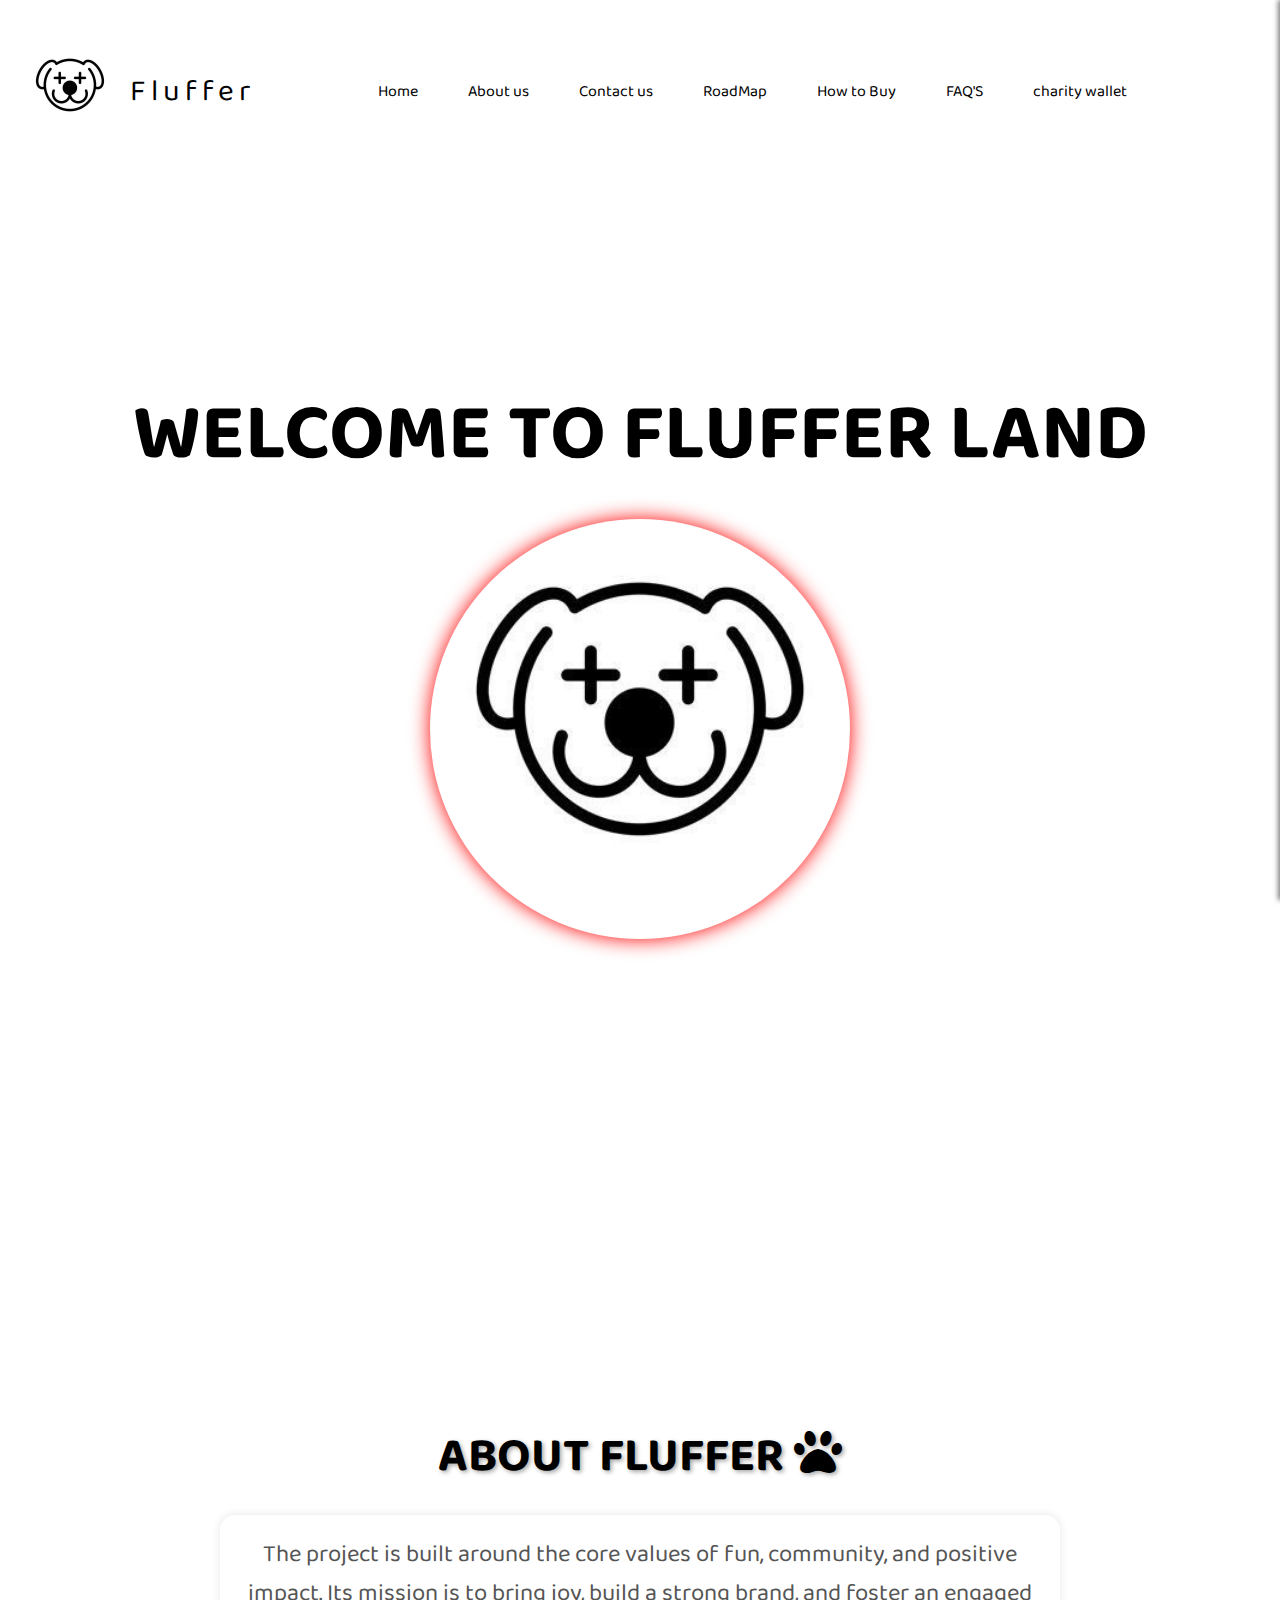
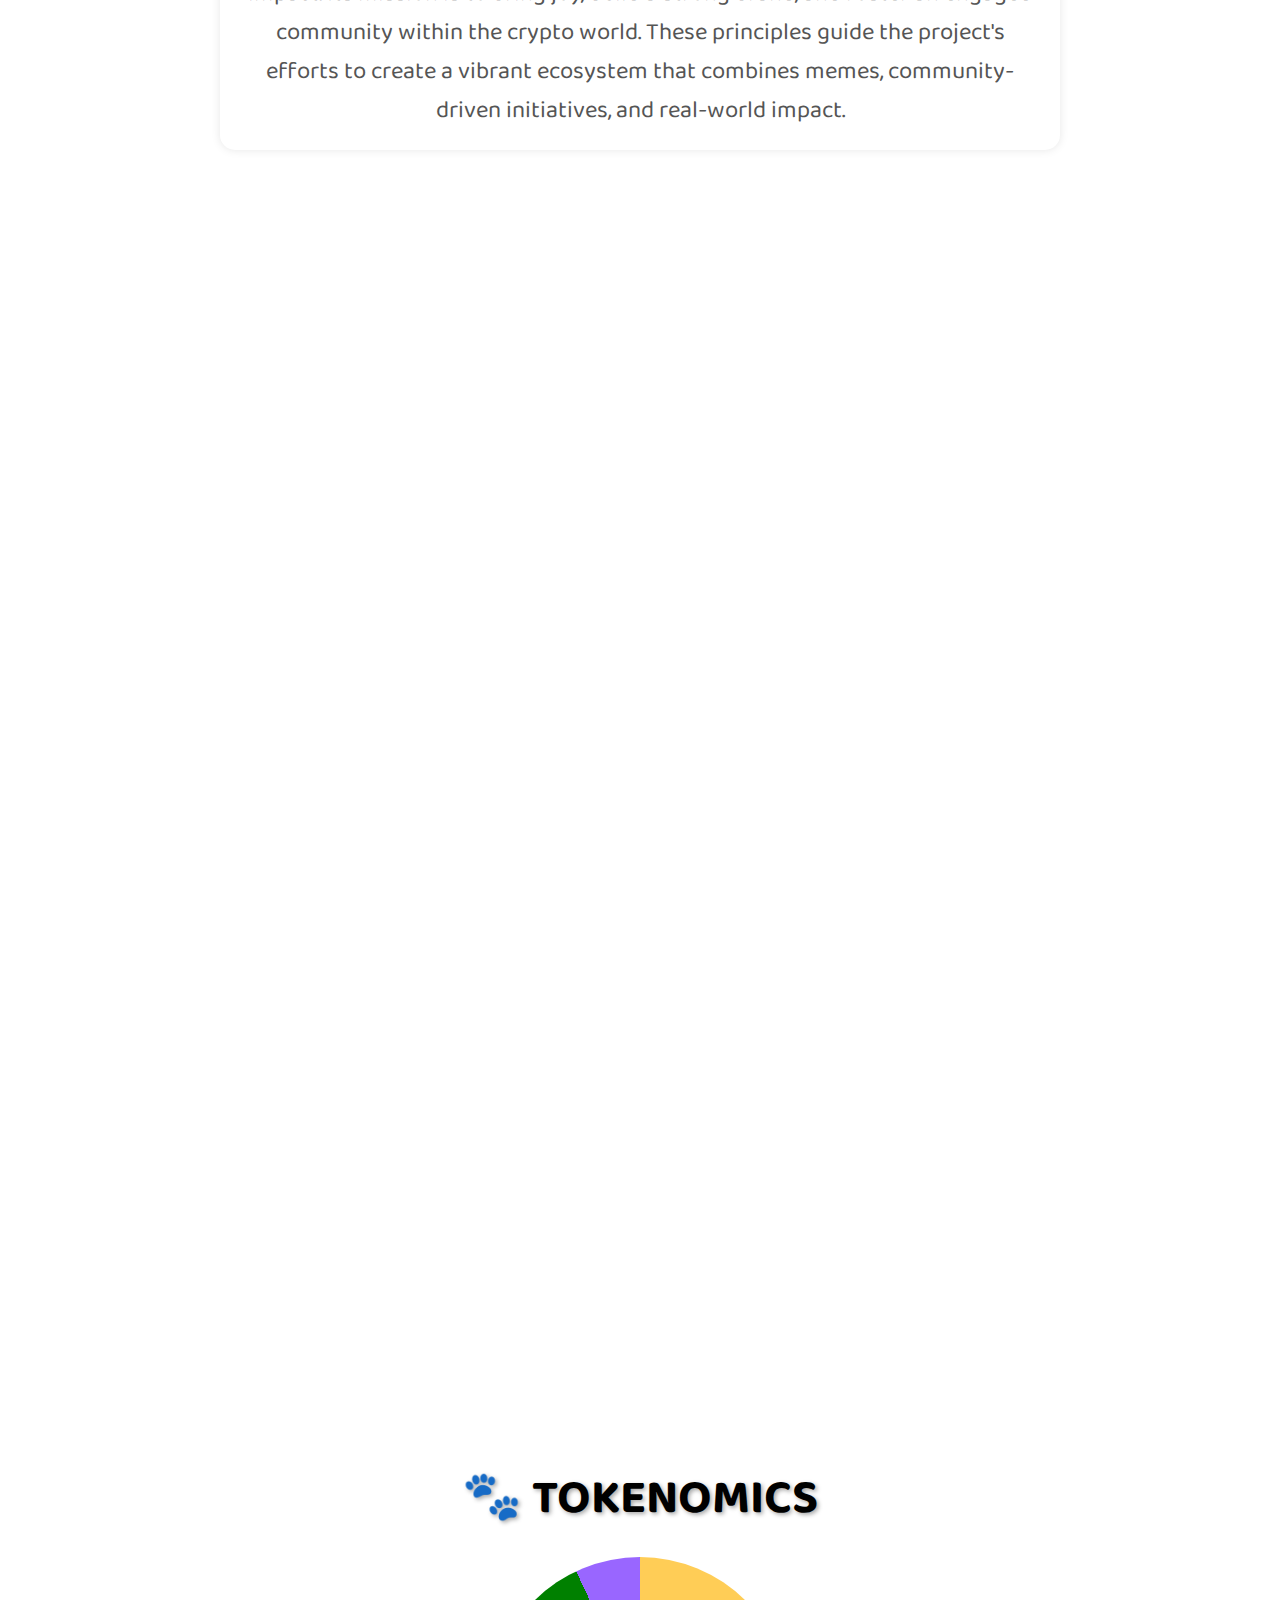
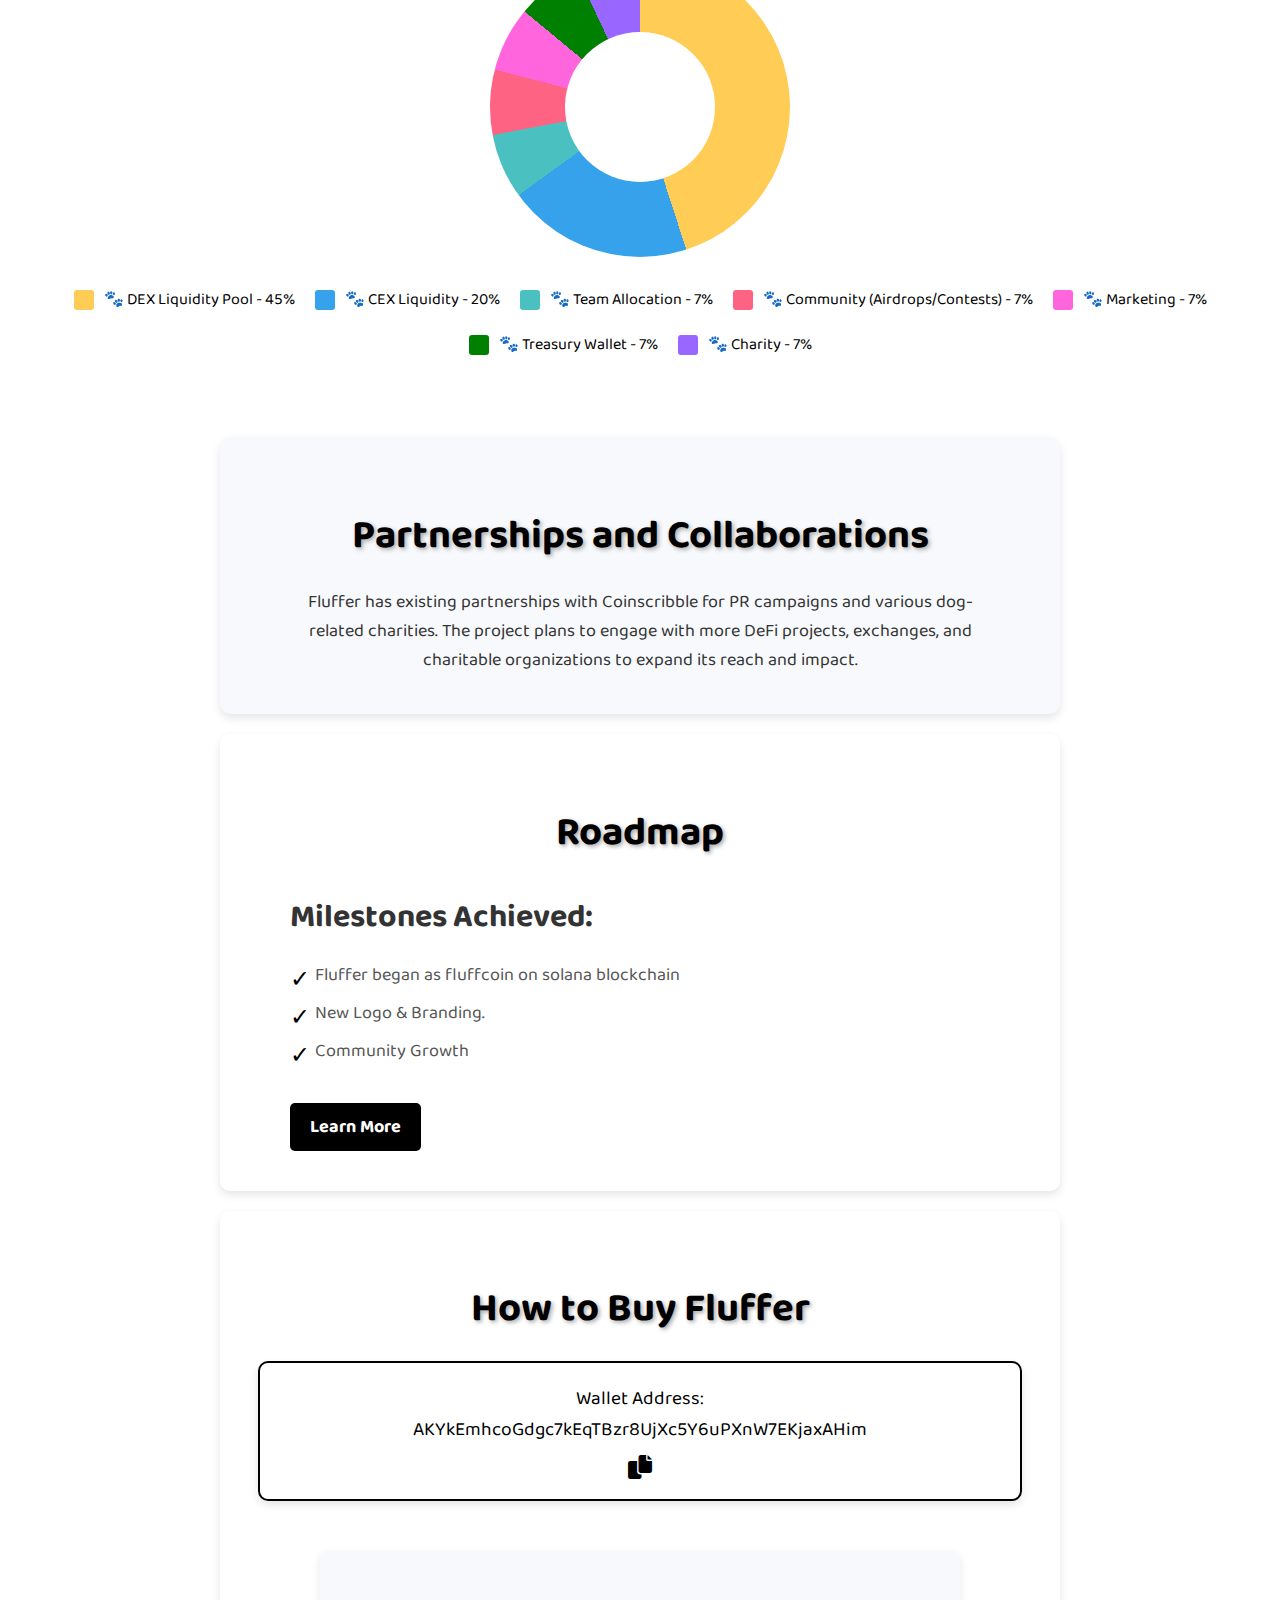
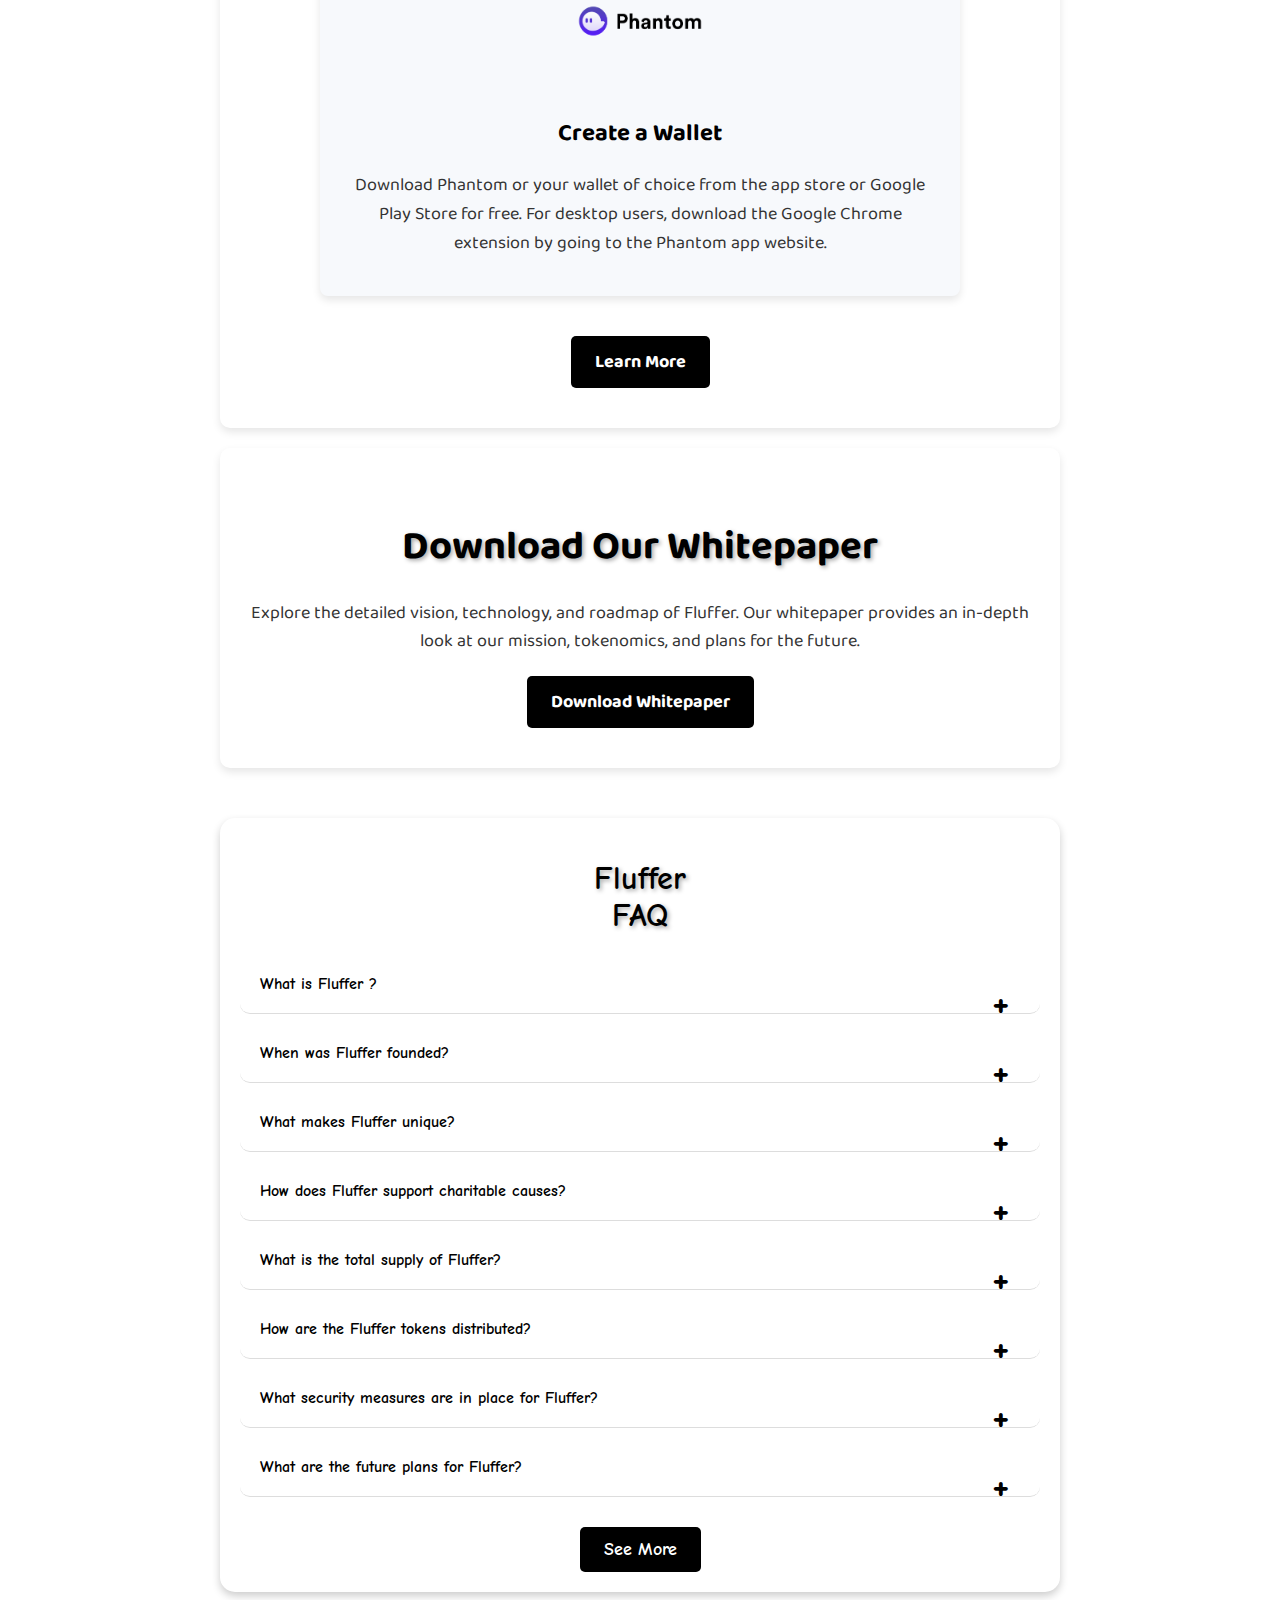
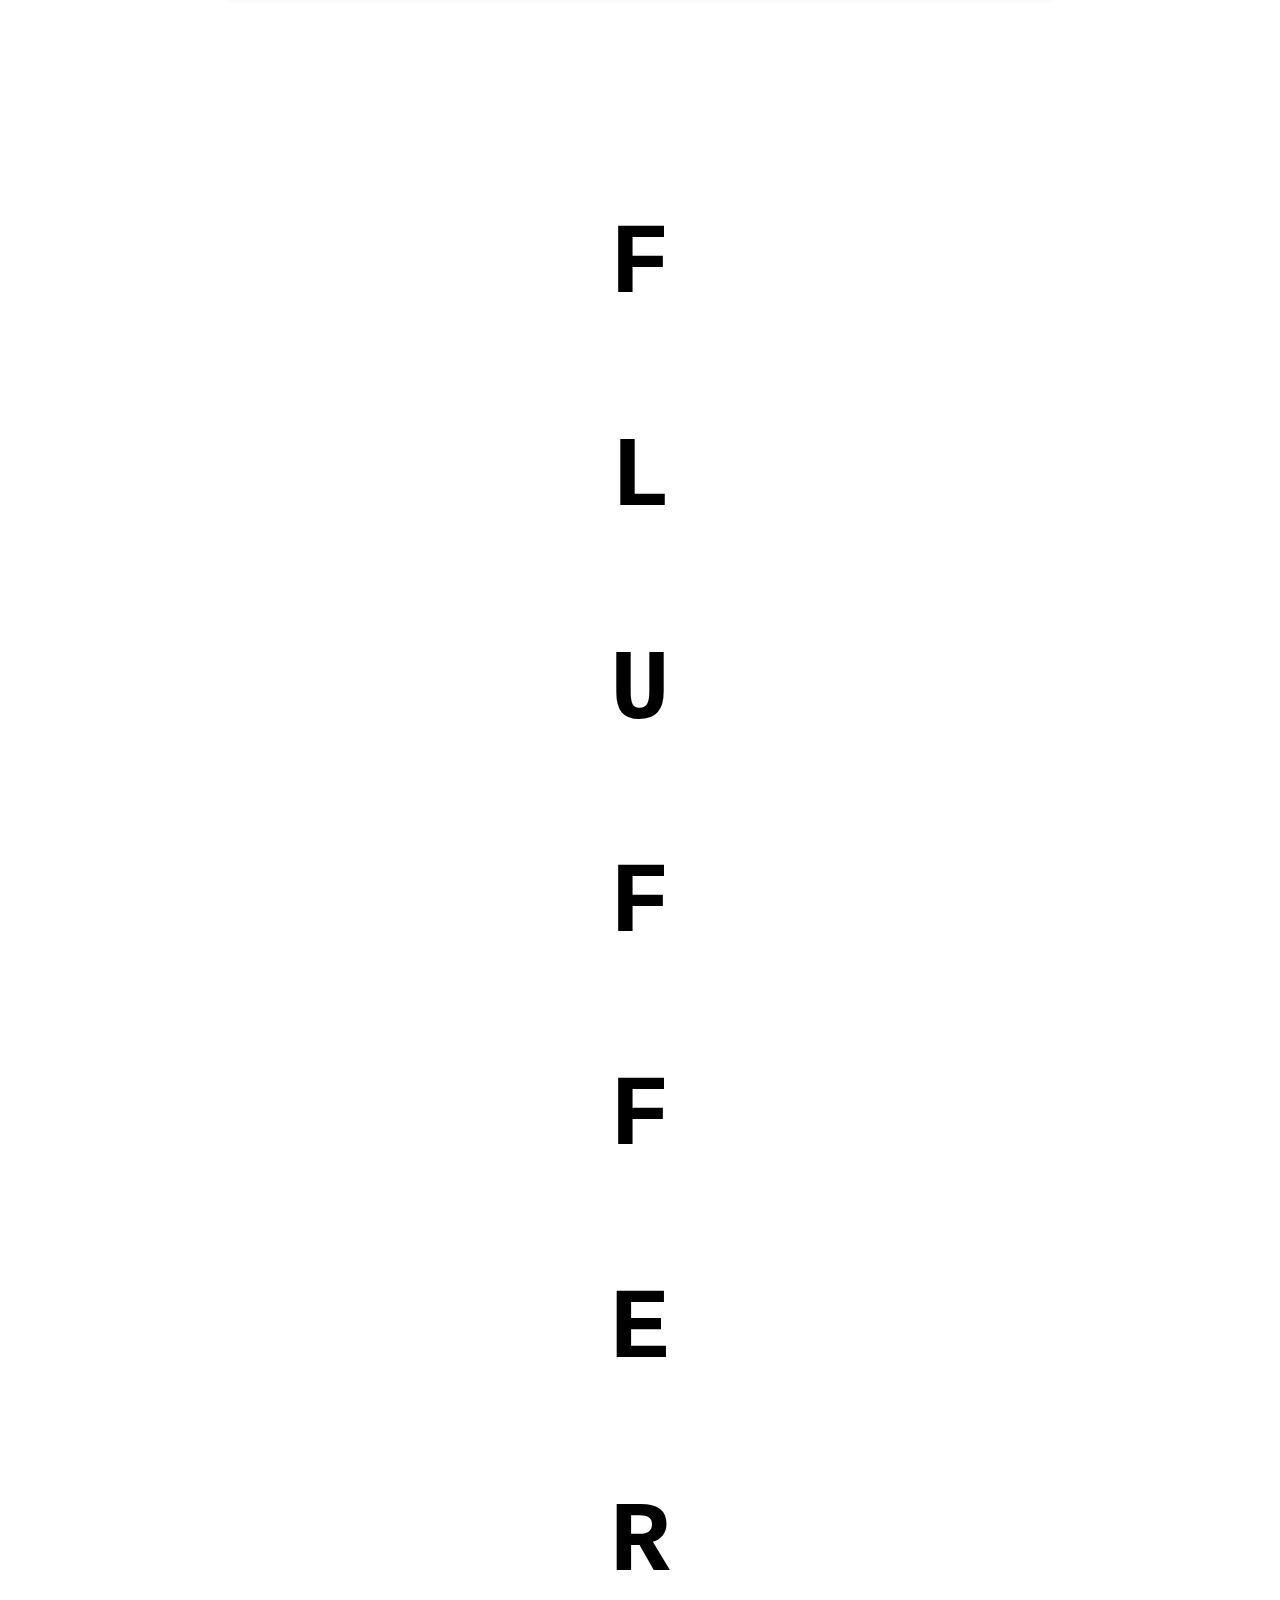
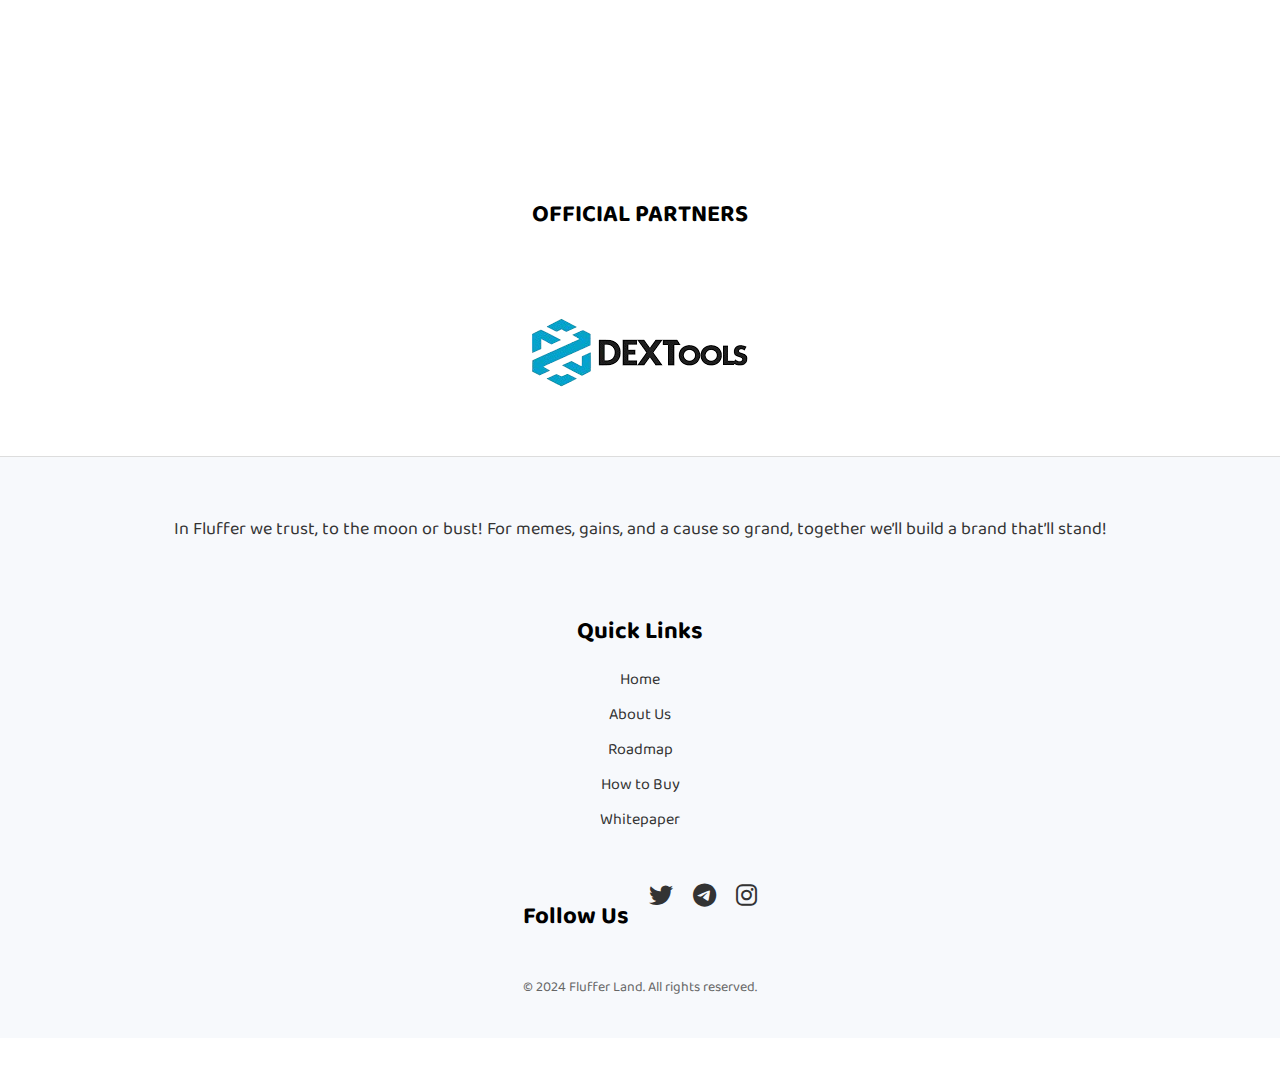
<file: index.html>
<!DOCTYPE html>
<html lang="en">
<head>
  <meta charset="UTF-8">
  <meta name="viewport" content="width=device-width, initial-scale=1.0">
  <link rel="stylesheet" href="https://cdnjs.cloudflare.com/ajax/libs/font-awesome/6.0.0-beta3/css/all.min.css">
  <link rel="stylesheet" href="https://fonts.googleapis.com/css2?family=Baloo+2:wght@700&display=swap">
  <link rel="stylesheet" href="https://fonts.googleapis.com/css2?family=Baloo+2:wght@700&display=swap">
  <link rel="stylesheet" href="https://fonts.googleapis.com/css2?family=Comic+Neue:wght@400;700&display=swap">
  <title>FLUFFER</title>
  <link rel="stylesheet" href="css/navbar.css">
  <link rel="stylesheet" href="css/index1.css">
  <link rel="stylesheet" href="css/index2.css">
  <link rel="stylesheet" href="css/index3.css">
  <link rel="stylesheet" href="css/index4.css">
  <link rel="stylesheet" href="css/index5.css">
  <link rel="stylesheet" href="css/index6.css">
  <link rel="stylesheet" href="css/index7.css">
  <link rel="stylesheet" href="css/index8.css">
  <link rel="stylesheet" href="css/footer.css">
  <link rel="stylesheet" href="css/logo.css">
  <link rel="stylesheet" href="css/dance.css">
  <link rel="stylesheet" href="css/dex.css">
  <link rel="stylesheet" href="css/FAQ.CSS">



<style>
          .wallet-address {
            display: flex;
            flex-direction: column;
            align-items: center;
            justify-content: center;
            margin-bottom: 20px;
            padding: 20px;
            border: 2px solid black;
            border-radius: 10px;
            background-color: #fff;
            box-shadow: 0 4px 8px rgba(0,0,0,0.1);
            max-width: 90%;
            margin: 0 auto;
            transition: transform 0.3s ease, box-shadow 0.3s ease;
        }
        .wallet-address:hover {
            transform: translateY(-5px);
            box-shadow: 0 8px 16px rgba(0,0,0,0.2);
        }
        .wallet-address span {
            font-size: 1.2em;
            color: black;
            word-break: break-all;
            text-align: center;
        }
        .copy-icon {
            cursor: pointer;
            font-size: 1.5em;
            color: black;
            margin-top: 10px;
        }
        .alert-box {
            display: none;
            position: fixed;
            bottom: 20px;
            left: 50%;
            transform: translateX(-50%);
            background-color: black;
            color: white;
            padding: 10px 20px;
            border-radius: 5px;
            box-shadow: 0 4px 8px rgba(0,0,0,0.1);
        }
</style>

</head>
<body>
    <br>
  <nav class="navbar">
    <div class="logo"><img src="images/photo_2024-09-10_16-50-11.jpg" alt="" width="100px"></div> <span id="logo">Fluffer</span>
    <ul class="nav-list">
      <li><a href="#">Home</a></li>
      <li><a href="about.html">About us</a></li>
      <li><a href="contact.html">Contact us</a></li>
      <li><a href="roadmap.html">RoadMap</a></li>
      <li><a href="howtobuy.html">How to Buy</a></li>
      <li><a href="FAQ.HTML">FAQ'S</a></li>
      <li><a href="charity.html">charity wallet</a></li>

    </ul>
    <!-- <button class="live-chart">Live Chart</button> -->
    <div class="menu-icon" onclick="openSidebar()">&#9776;</div>
  </nav>

  <div id="sidebar" class="sidebar">
    <div class="close-btn" onclick="closeSidebar()">&times;</div>
    <br><br><br><br>
    <ul class="sidebar-list">
        <li><a href="#">Home</a></li>
        <li><a href="about.html">About us</a></li>
        <li><a href="contact.html">Contact us</a></li>
        <li><a href="roadmap.html">RoadMap</a></li>
        <li><a href="howtobuy.html">How to Buy</a></li>
        <li><a href="FAQ.HTML">FAQ'S</a></li>
      <li><a href="charity.html">charity wallet</a></li>
    </ul>
  </div>


  <section class="welcome-section">
    <h1>WELCOME TO FLUFFER LAND</h1>
    <div class="image-circle">
      <img src="images/photo_2024-09-10_16-50-11.jpg" alt="Fluffy Land Image">
    </div>
  </section>


  <section class="about-section">
    <h1>About Fluffer <i class="fas fa-paw"></i></h1>

    <p>The project is built around the core values of fun, community, and positive impact. Its mission is to bring joy, build a strong brand, and foster an engaged community within the crypto world. These principles guide the project's efforts to create a vibrant ecosystem that combines memes, community-driven initiatives, and real-world impact.</p>
    
  </section>

  
  <section class="kyc-section">
    <!-- <h1>KYC Certification</h1> -->
      <!-- <img src="images/certification.jpg" alt="KYC Certification Image" id="img"> -->
    
  </section>


<section class="tokenomics-section">
  <h1>🐾 Tokenomics</h1>
  <div class="pie-chart"></div>
  <div class="legend">

    <div class="legend-item">
      <div class="legend-color" style="background-color: #ffcd56;"></div>
      🐾 DEX Liquidity Pool - 45%
    </div>
    <div class="legend-item">
      <div class="legend-color" style="background-color: #36a2eb;"></div>
      🐾 CEX Liquidity - 20%
    </div>
    <div class="legend-item">
      <div class="legend-color" style="background-color: #4bc0c0;"></div>
      🐾 Team Allocation - 7%
    </div>
    <div class="legend-item">
      <div class="legend-color" style="background-color: #ff6384;"></div>
      🐾 Community (Airdrops/Contests) - 7%
    </div>
    <div class="legend-item">
      <div class="legend-color" style="background-color: #ff66de;"></div>
      🐾 Marketing - 7%
    </div>
    <div class="legend-item">
      <div class="legend-color" style="background-color: green;"></div>
      🐾 Treasury Wallet - 7%
    </div>
    <div class="legend-item">
      <div class="legend-color" style="background-color: #9966ff;"></div>
      🐾 Charity - 7%
    </div>
  </div>
</section>



  <section class="partnerships-section">
    <h1>Partnerships and Collaborations</h1>
    <p>Fluffer has existing partnerships with Coinscribble for PR campaigns and various dog-related charities. The project plans to engage with more DeFi projects, exchanges, and charitable organizations to expand its reach and impact.</p>
</section>


<section class="roadmap-section">
  <h1>Roadmap</h1>
  <div class="milestones">
    <div class="milestone">
      <h2>Milestones Achieved:</h2>
      <ul>
        <li> Fluffer began as fluffcoin on solana blockchain</li>
        <li>New Logo & Branding.</li>
        <li>Community Growth</li>
      </ul>
    </div>
    <a href="roadmap.html" class="learn-more-button">Learn More</a>
  </div>
</section>


<section class="buy-section">
  <h1>How to Buy Fluffer</h1>
  
  <div class="wallet-address">
    <span>Wallet Address:<br> AKYkEmhcoGdgc7kEqTBzr8UjXc5Y6uPXnW7EKjaxAHim</span>
    <i class="copy-icon fas fa-copy" onclick="copyToClipboard()"></i>
</div>
<br><br>
  <div class="steps">
    <div class="step">
      <img src="images/Phantom.png" alt="Create a Wallet Icon" class="step-icon" width="600px">
      <h2>Create a Wallet</h2>
      <p>Download Phantom or your wallet of choice from the app store or Google Play Store for free. For desktop users, download the Google Chrome extension by going to the Phantom app website.</p>
    </div>
  <a href="howtobuy.html" class="buy-now-button">Learn More</a>
</section>

<div class="alert-box" id="alert-box">Wallet address copied to clipboard!</div>

<section class="whitepaper-section">
  <h1>Download Our Whitepaper</h1>
  <p>Explore the detailed vision, technology, and roadmap of Fluffer. Our whitepaper provides an in-depth look at our mission, tokenomics, and plans for the future.</p>
  <a href="https://docs.google.com/document/d/1W1K-RKzpoS7OqNFHoM2u6PG6VS1AWPOQDdvdRIeGoGw/edit#heading=h.rvydwwlspe0c" class="download-button" target="_blank">Download Whitepaper</a>
</section>

<div class="faq-container">
  <center>
  <h1 class="faq-header" style="color: black; text-shadow: 2px 2px 4px #aaa;">Fluffer <br>FAQ</h1>
</center>
  
  <div class="faq-item" style="background-color: white; color: black;">
      <div class="faq-question">What is Fluffer ?</div>
      <div class="faq-answer">Fluffer is the cutest and fluffiest meme coin on the Solana blockchain. It's a community-driven project dedicated to creating a fun, engaging ecosystem while supporting dog-related charitable causes worldwide.</div>
  </div>
  
  <div class="faq-item" style="background-color: white; color: black;"> 
      <div class="faq-question">When was Fluffer founded?</div>
      <div class="faq-answer">Fluffer was founded in September 2024, originally branded as FluffCoin. As of September 16, 2024, we are now live with our new brand, Fluffer, evolving from our roots to bring even more joy, community engagement, and value. Our mission remains focused on building a strong, reputable brand and fostering a vibrant community in the crypto world.</div>
  </div>
  
  <div class="faq-item" style="background-color: white; color: black;">
      <div class="faq-question">What makes Fluffer unique?</div>
      <div class="faq-answer">Fluffer combines the light-hearted nature of memes with the serious potential of blockchain technology. We focus on community engagement, charitable initiatives, and financial opportunities for our holders.</div>
  </div>
  
  <div class="faq-item" style="background-color: white; color: black;">
      <div class="faq-question">How does Fluffer support charitable causes?</div>
      <div class="faq-answer">7% of our total supply is allocated to supporting dog-related causes globally. We partner with various dog charities to provide funding for shelters, treatments, and adoption programs, making a positive impact on the lives of our furry friends..</div>
  </div>
  
  <div class="faq-item" style="background-color: white; color: black;">
      <div class="faq-question">What is the total supply of Fluffer?</div>
      <div class="faq-answer">The total supply of Fluffer 1,000,000,000 FLUFFER tokens.</div>
  </div>
  
  <div class="faq-item" style="background-color: white; color: black;">
      <div class="faq-question">How are the Fluffer tokens distributed?</div>
      <div class="faq-answer">
          Community Rewards: 10% (100,000,000 FLUFFER)<br>
          Development and Marketing: 10% (100,000,000 FLUFFER)<br>
          Charity and Donations: 5% (50,000,000 FLUFFY)<br>
          Liquidity Pool: 15% (150,000,000 FLUFFER)<br>
          Team Allocation: 10% (100,000,000 FLUFFER)<br>
          Ecosystem Growth: 45% (450,000,000 FLUFFER)
      </div>
  </div>
  
  <div class="faq-item" style="background-color: white; color: black;">
      <div class="faq-question">What security measures are in place for Fluffer?</div>
      <div class="faq-answer">Fluffer has achieved KYC certification through Assure DeFi, ensuring trust and credibility within our community. Additionally, our liquidity is locked, guaranteeing the stability and security of our token. We have also ensured that there are no more mintable tokens, providing peace of mind to holders by preventing any unexpected inflation of the supply.</div>
  </div>
  
  <div class="faq-item" style="background-color: white; color: black;">
      <div class="faq-question">What are the future plans for Fluffer?</div>
      <div class="faq-answer">
          Our roadmap includes:<br>
          - Expanded listings on more decentralized exchanges.<br>
          - Launch of staking rewards once the community grows.<br>
          - Implementation of multi-language support for global outreach.<br>
          - Increased support for dog-related charitable causes.
      </div>
  </div>
  
  
  <center>
  <a href="FAQ.HTML" class="buy-now-button">See More</a>
</center>
</div>

<script>
         document.querySelectorAll('.faq-question').forEach(item => {
            item.addEventListener('click', () => {
                const answer = item.nextElementSibling;
                item.classList.toggle('active');
                
                if (item.classList.contains('active')) {
                    answer.style.maxHeight = answer.scrollHeight + 'px';
                    answer.style.opacity = 1;
                } else {
                    answer.style.maxHeight = 0;
                    answer.style.opacity = 0;
                }
            });
        });
  </script>

<Center>
  <h1 id="mar">
            <pre>F</pre>
            <pre>L</pre>
            <pre>U</pre>
            <pre>F</pre>
            <pre>F</pre>
            <pre>E</pre>
            <pre>R</pre>
            <!-- <pre>Y</pre> -->




  </h1>
</Center>

  <center>
    <h2>OFFICIAL PARTNERS</h2>
    <a href="
    https://www.dextools.io/app/en/solana/pair-explorer/FDbXvn4jzi2JkYUQhm6C2m9ENPmmWRxxRa3SbBxdh1F1?t=1726512384010"
    style="cursor: pointer;">
      <img src="images/dex_tools-removebg-preview.png" alt="" id="dex">
     </a>
  </center>

<footer class="footer-section">
  <div class="footer-content">
    <div class="footer-text">
      <p>In Fluffer we trust, to the moon or bust! For memes, gains, and a cause so grand, together we’ll build a brand that’ll stand!</p>
    </div>
    <div class="footer-links">
      <h2>Quick Links</h2>
      <ul>
        <li><a href="#">Home</a></li>
        <li><a href="about.html">About Us</a></li>
        <li><a href="roadmap.html">Roadmap</a></li>
        <li><a href="howtobuy.html">How to Buy</a></li>
        <li><a href="https://docs.google.com/document/d/1W1K-RKzpoS7OqNFHoM2u6PG6VS1AWPOQDdvdRIeGoGw/edit#heading=h.rvydwwlspe0c">Whitepaper</a></li>
      </ul>
    </div>
    <div class="footer-social">
      <h2>Follow Us</h2>
      <a href="https://x.com/fluffersolana" target="_blank" class="social-icon">
        <i class="fab fa-twitter"></i>
      </a>
      <a href="https://t.me/+qYhFtEvkcUU0NWIx" target="_blank" class="social-icon">
        <i class="fab fa-telegram-plane"></i>
      </a>
      <a href="https://www.instagram.com/fluffersol?igsh=MTFubzJ2amdjdmc0cw==" target="_blank" class="social-icon">
        <i class="fab fa-instagram"></i>
      </a>
    </div>
    <div class="footer-bottom">
      <p>&copy; <span id="year">2024</span> Fluffer Land. All rights reserved.</p>
    </div>
  </div>
</footer>

<script>
    function copyToClipboard() {
      const address = "AKYkEmhcoGdgc7kEqTBzr8UjXc5Y6uPXnW7EKjaxAHim";
      navigator.clipboard.writeText(address).then(() => {
        const alertBox = document.getElementById("alert-box");
        alertBox.style.display = "block";
        setTimeout(() => {
          alertBox.style.display = "none";
        }, 3000);
      }).catch(err => {
        console.error("Failed to copy text: ", err);
      });
    }

</script>


  <script src="scripts/navbar.js"></script>
  <script src="scripts/details.js"></script>
  <script src="scripts/year.js"></script>
  <script src="scripts/wallet.js"></script>


</body>
</html>
</file>
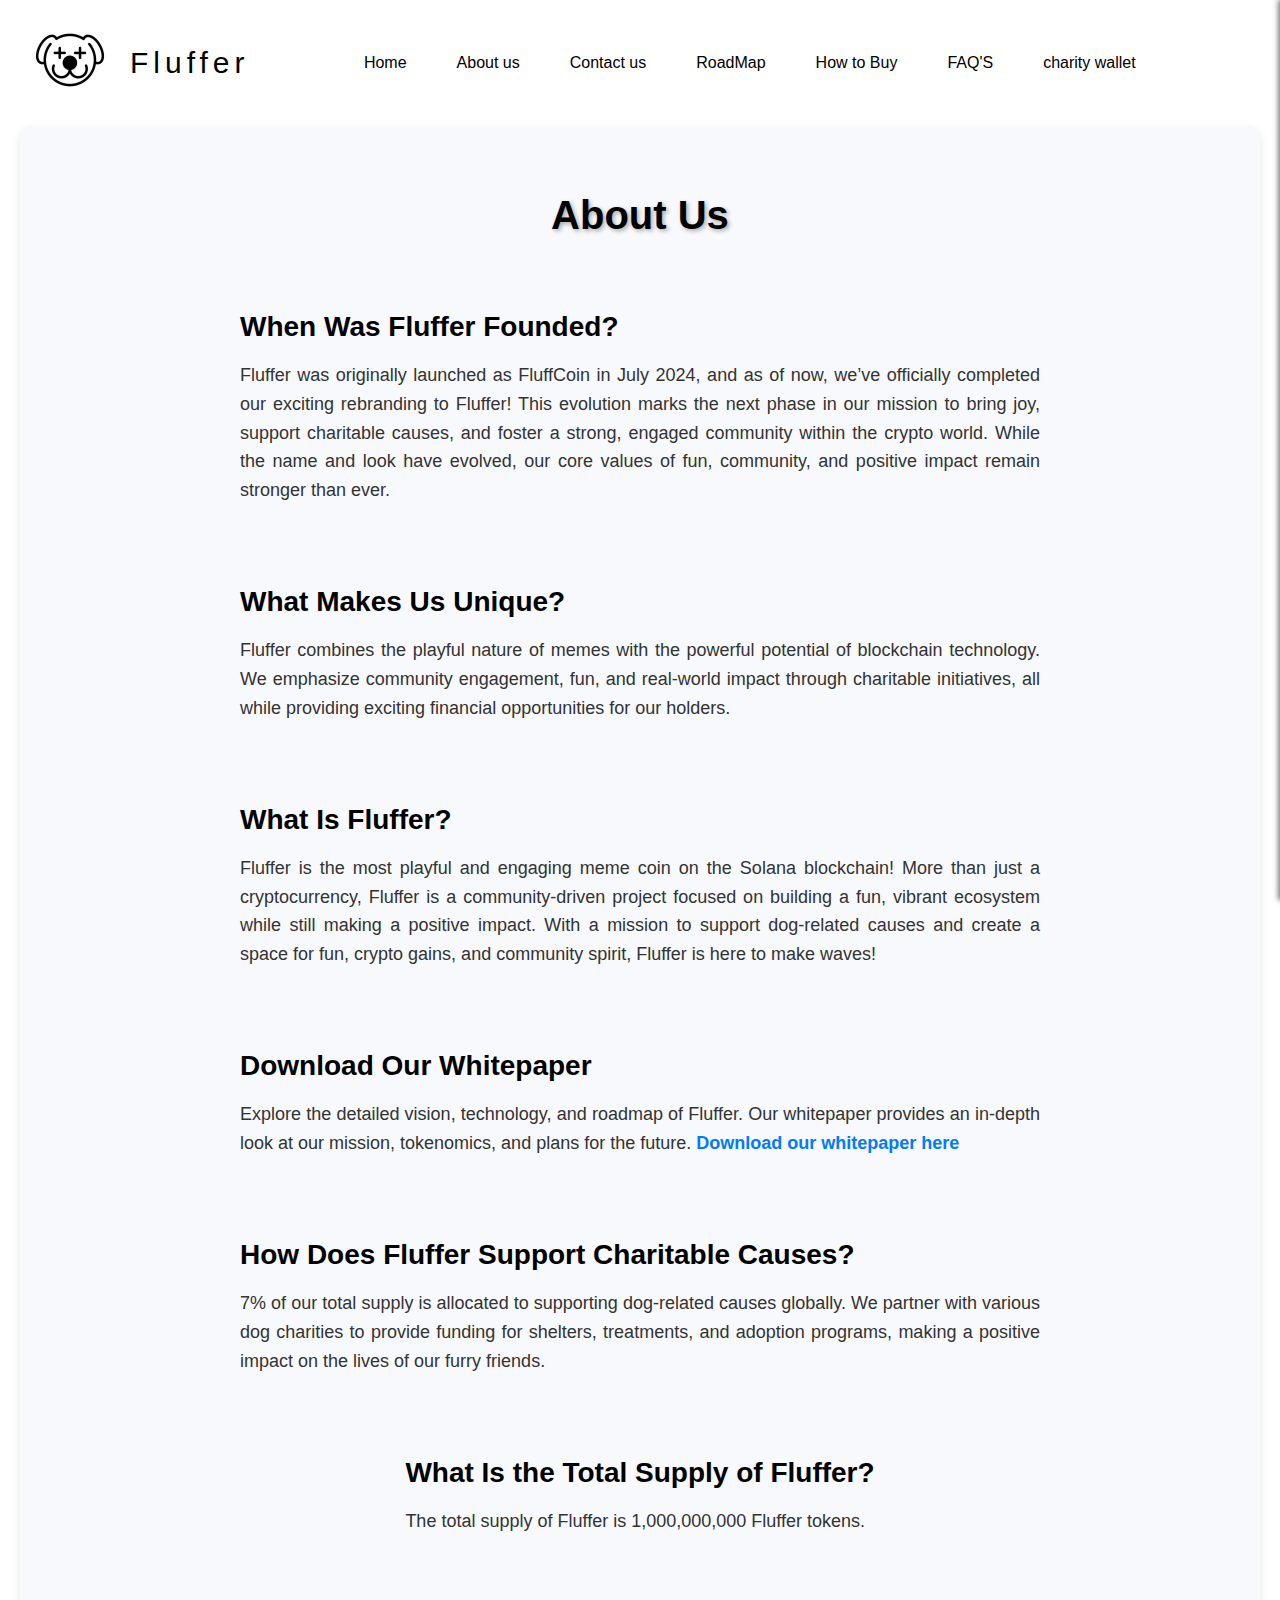
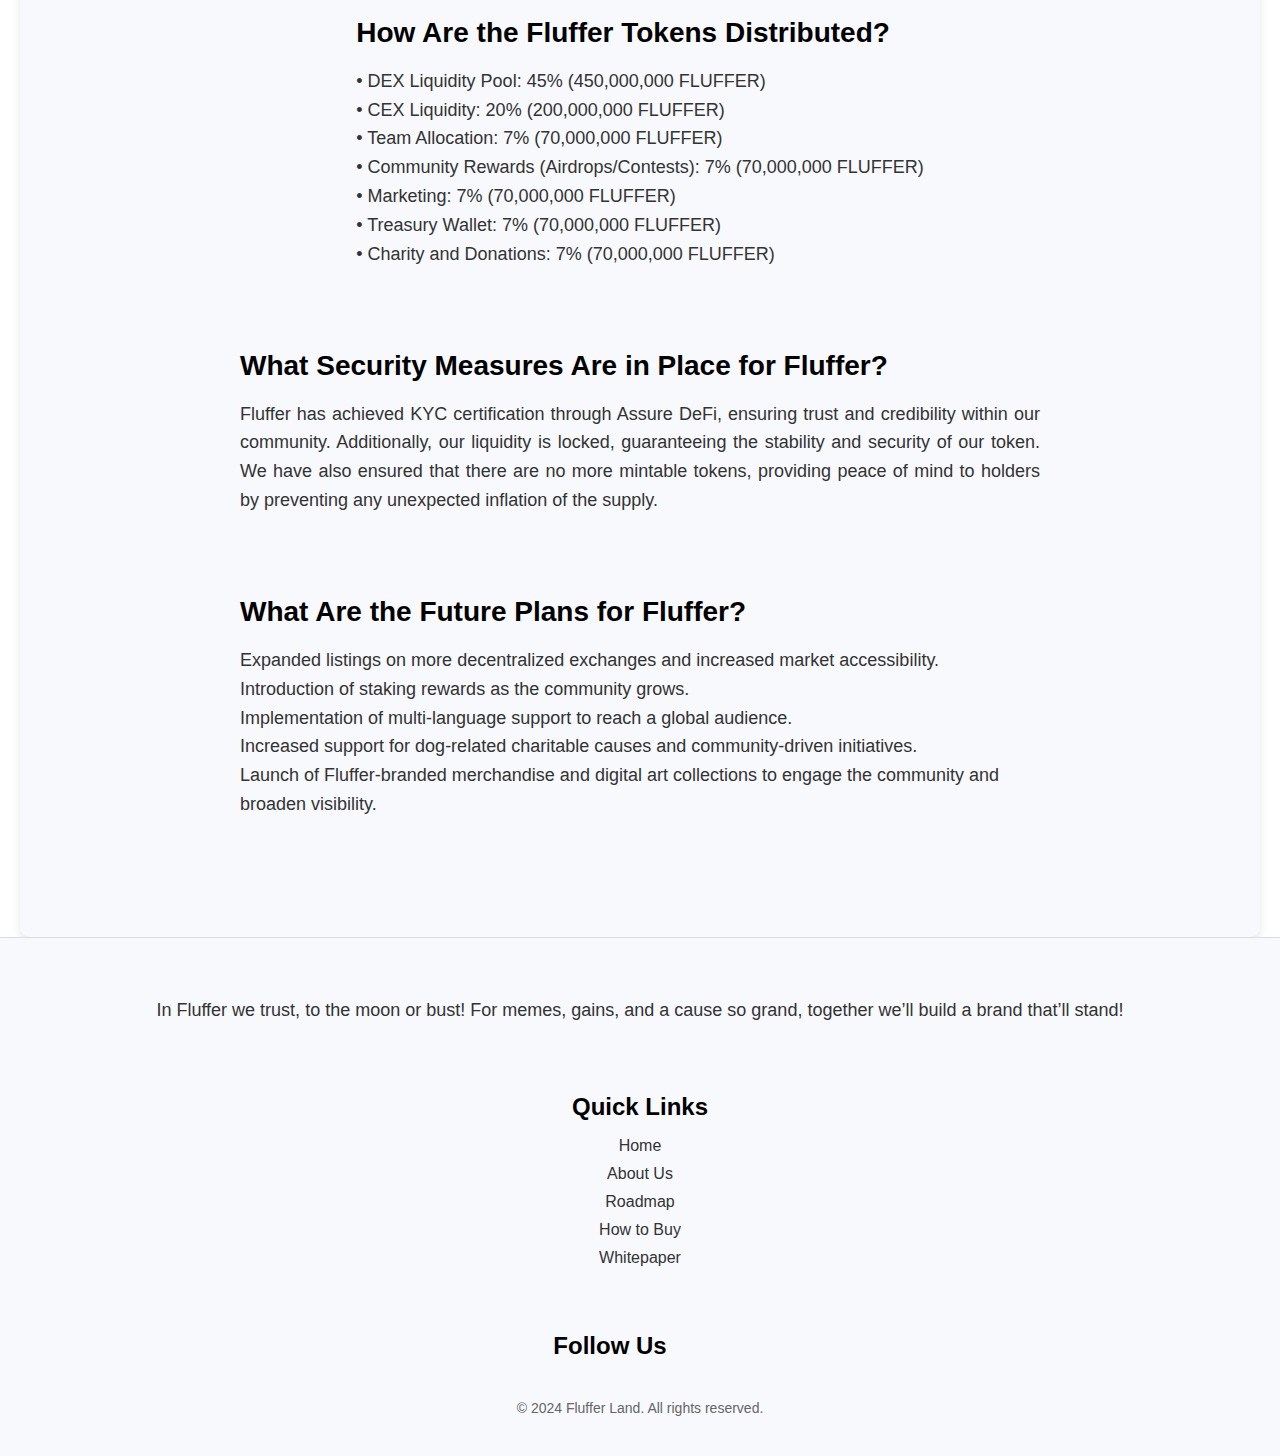
<file: about.html>
<!DOCTYPE html>
<html lang="en">
<head>
  <meta charset="UTF-8">
  <meta name="viewport" content="width=device-width, initial-scale=1.0">
  <title>ABOUT US</title>
  <link rel="stylesheet" href="css/navbar.css">
  <link rel="stylesheet" href="css/footer.css">
  <link rel="stylesheet" href="css/logo.css">

  <style>
    body {
      font-size: 16px; /* Base font size for mobile */
      margin: 0;
      padding: 0;
    }
    
    .about-us-section {
      padding: 40px 20px;
      background-color: #f7f9fc;
      border-radius: 10px;
      box-shadow: 0 4px 8px rgba(0, 0, 0, 0.1);
      text-align: center;
      max-width: 1200px;
      margin: 0 auto;
      font-size: 20px;
    }
    
    .about-us-section h1 {
      font-size: 2.5em; /* Responsive font size */
      font-weight: bold;
      margin-bottom: 20px;
      color: black;
      text-shadow: 2px 2px 4px #aaa;
      animation: fadeIn 1.5s ease-in-out;
    }
    
    .about-us-content {
      display: flex;
      flex-direction: column;
      align-items: center;
    }
    
    .about-us-block {
      margin-bottom: 40px;
      text-align: left;
      max-width: 800px;
      margin-left: auto;
      margin-right: auto;
    }
    
    .about-us-block h2 {
      font-size: 2em; /* Responsive font size */
      margin-bottom: 10px;
      color: black;
    }
    
    .about-us-block p {
      font-size: 1.125em; /* Responsive font size */
      line-height: 1.6;
      color: #333;
      text-align: justify;
    }
    
    @keyframes fadeIn {
      0% {
        opacity: 0;
      }
      100% {
        opacity: 1;
      }
    }

    /* Responsive Design */
    @media (max-width: 768px) {
      body {
        font-size: 14px;
      }
      
      .about-us-section h1 {
        font-size: 2em;
      }
      
      .about-us-block h2 {
        font-size: 1.5em;
      }
      
      .about-us-block p {
        font-size: 1em;
      }
    }
    
    @media (max-width: 480px) {
      body {
        font-size: 12px;
      }
      
      .about-us-section h1 {
        font-size: 1.75em;
      }
      
      .about-us-block h2 {
        font-size: 1.25em;
      }
      
      .about-us-block p {
        font-size: 0.875em;
      }
    }
  </style>
</head>
<body>

  <nav class="navbar">
    <div class="logo"><img src="images/photo_2024-09-10_16-50-11.jpg" alt="" width="100px"></div> <span id="logo">Fluffer</span>
    <ul class="nav-list">
      <li><a href="index.html">Home</a></li>
      <li><a href="about.html">About us</a></li>
      <li><a href="contact.html">Contact us</a></li>
      <li><a href="roadmap.html">RoadMap</a></li>
      <li><a href="howtobuy.html">How to Buy</a></li>
      <li><a href="FAQ.HTML">FAQ'S</a></li>
      <li><a href="charity.html">charity wallet</a></li>
    </ul>
    <!-- <button class="live-chart">Live Chart</button> -->
    <div class="menu-icon" onclick="openSidebar()">&#9776;</div>
  </nav>

  <div id="sidebar" class="sidebar">
    <div class="close-btn" onclick="closeSidebar()">&times;</div>
    <br><br><br><br>
    <ul class="sidebar-list">
        <li><a href="#">Home</a></li>
        <li><a href="about.html">About us</a></li>
        <li><a href="contact.html">Contact us</a></li>
        <li><a href="roadmap.html">RoadMap</a></li>
        <li><a href="howtobuy.html">How to Buy</a></li>
        <li><a href="FAQ.HTML">FAQ'S</a></li>
      <li><a href="charity.html">charity wallet</a></li>
    </ul>
  </div>

  <section class="about-us-section" style="font-family: 'Poppins', sans-serif; color: #333;">
    <h1 style="font-size: 2.5rem; font-weight: 700; margin-bottom: 30px; text-align: center;">About Us</h1>
    
    <div class="about-us-content" style="padding: 20px;">
      
      <div class="about-us-block" style="margin-bottom: 40px;">
        <h2 style="font-size: 1.75rem; font-weight: 600;">When Was Fluffer Founded?</h2>
        <p style="font-size: 1.125rem; line-height: 1.6;">
          Fluffer was originally launched as FluffCoin in July 2024, and as of now, we’ve officially completed our exciting rebranding to Fluffer! This evolution marks the next phase in our mission to bring joy, support charitable causes, and foster a strong, engaged community within the crypto world. While the name and look have evolved, our core values of fun, community, and positive impact remain stronger than ever.
        </p>
      </div>
      
      <div class="about-us-block" style="margin-bottom: 40px;">
        <h2 style="font-size: 1.75rem; font-weight: 600;">What Makes Us Unique?</h2>
        <p style="font-size: 1.125rem; line-height: 1.6;">
          Fluffer combines the playful nature of memes with the powerful potential of blockchain technology. We emphasize community engagement, fun, and real-world impact through charitable initiatives, all while providing exciting financial opportunities for our holders.
        </p>
      </div>

      <div class="about-us-block" style="margin-bottom: 40px;">
        <h2 style="font-size: 1.75rem; font-weight: 600;">What Is Fluffer?</h2>
        <p style="font-size: 1.125rem; line-height: 1.6;">
          Fluffer is the most playful and engaging meme coin on the Solana blockchain! More than just a cryptocurrency, Fluffer is a community-driven project focused on building a fun, vibrant ecosystem while still making a positive impact. With a mission to support dog-related causes and create a space for fun, crypto gains, and community spirit, Fluffer is here to make waves!
        </p>
      </div>

      <div class="about-us-block" style="margin-bottom: 40px;">
        <h2 style="font-size: 1.75rem; font-weight: 600;">Download Our Whitepaper</h2>
        <p style="font-size: 1.125rem; line-height: 1.6;">
          Explore the detailed vision, technology, and roadmap of Fluffer. Our whitepaper provides an in-depth look at our mission, tokenomics, and plans for the future.
          <a href="https://docs.google.com/document/d/1_TDJG7JCIEQSpKGQhIG7g-AupScivDcKQBpxKaY5FBs/edit" style="color: #007bff; text-decoration: none; font-weight: bold;">Download our whitepaper here</a>
        </p>
      </div>

      <!-- New Content Begins Here -->

      <div class="about-us-block" style="margin-bottom: 40px;">
        <h2 style="font-size: 1.75rem; font-weight: 600;">How Does Fluffer Support Charitable Causes?</h2>
        <p style="font-size: 1.125rem; line-height: 1.6;">
          7% of our total supply is allocated to supporting dog-related causes globally. We partner with various dog charities to provide funding for shelters, treatments, and adoption programs, making a positive impact on the lives of our furry friends.
        </p>
      </div>

      <div class="about-us-block" style="margin-bottom: 40px;">
        <h2 style="font-size: 1.75rem; font-weight: 600;">What Is the Total Supply of Fluffer?</h2>
        <p style="font-size: 1.125rem; line-height: 1.6;">
          The total supply of Fluffer is 1,000,000,000 Fluffer tokens.
        </p>
      </div>

      <div class="about-us-block" style="margin-bottom: 40px;">
        <h2 style="font-size: 1.75rem; font-weight: 600;">How Are the Fluffer Tokens Distributed?</h2>
        <ul style="font-size: 1.125rem; line-height: 1.6; list-style: none; padding-left: 0;">

  <li>• DEX Liquidity Pool: 45% (450,000,000 FLUFFER)</li>
  <li>• CEX Liquidity: 20% (200,000,000 FLUFFER)</li>
  <li>• Team Allocation: 7% (70,000,000 FLUFFER)</li>
  <li>• Community Rewards (Airdrops/Contests): 7% (70,000,000 FLUFFER)</li>
  <li>• Marketing: 7% (70,000,000 FLUFFER)</li>
  <li>• Treasury Wallet: 7% (70,000,000 FLUFFER)</li>
  <li>• Charity and Donations: 7% (70,000,000 FLUFFER)</li>

        </ul>
      </div>

      <div class="about-us-block" style="margin-bottom: 40px;">
        <h2 style="font-size: 1.75rem; font-weight: 600;">What Security Measures Are in Place for Fluffer?</h2>
        <p style="font-size: 1.125rem; line-height: 1.6;">
            Fluffer has achieved KYC certification through Assure DeFi, ensuring trust and credibility within our community. Additionally, our liquidity is locked, guaranteeing the stability and security of our token. We have also ensured that there are no more mintable tokens, providing peace of mind to holders by preventing any unexpected inflation of the supply.
        </p>
      </div>

      <div class="about-us-block" style="margin-bottom: 40px;">
        <h2 style="font-size: 1.75rem; font-weight: 600;">What Are the Future Plans for Fluffer?</h2>
        <ul style="font-size: 1.125rem; line-height: 1.6; list-style: none; padding-left: 0;">
          <li><i class="fas fa-exchange-alt"></i> Expanded listings on more decentralized exchanges and increased market accessibility.</li>
          <li><i class="fas fa-gift"></i> Introduction of staking rewards as the community grows.</li>
          <li><i class="fas fa-language"></i> Implementation of multi-language support to reach a global audience.</li>
          <li><i class="fas fa-dog"></i> Increased support for dog-related charitable causes and community-driven initiatives.</li>
          <li><i class="fas fa-tshirt"></i> Launch of Fluffer-branded merchandise and digital art collections to engage the community and broaden visibility.</li>
        </ul>
      </div>

    </div>
</section>


  <footer class="footer-section">
    <div class="footer-content">
      <div class="footer-text">
        <p> In Fluffer we trust, to the moon or bust! For memes, gains, and a cause so grand, together we’ll build a brand that’ll stand!</p>
      </div>
      <div class="footer-links">
        <h2>Quick Links</h2>
        <ul>
          <li><a href="#">Home</a></li>
          <li><a href="about.html">About Us</a></li>
          <li><a href="roadmap.html">Roadmap</a></li>
          <li><a href="howtobuy.html">How to Buy</a></li>
          <li><a href="https://docs.google.com/document/d/1W1K-RKzpoS7OqNFHoM2u6PG6VS1AWPOQDdvdRIeGoGw/edit#heading=h.rvydwwlspe0c">Whitepaper</a></li>
        </ul>
      </div>
      <div class="footer-social">
        <h2>Follow Us</h2>
        <a href="https://x.com/fluffersolana" target="_blank" class="social-icon">
          <i class="fab fa-twitter"></i>
        </a>
        <a href="https://t.me/fluffcoinfluffy" target="_blank" class="social-icon">
          <i class="fab fa-telegram-plane"></i>
        </a>
        <a href="https://t.me/+qYhFtEvkcUU0NWIx" target="_blank" class="social-icon">
          <i class="fab fa-instagram"></i>
        </a>
      </div>
      <div class="footer-bottom">
        <p>&copy; <span id="year">2024</span> Fluffer Land. All rights reserved.</p>
      </div>
    </div>
  </footer>

  <script src="scripts/navbar.js"></script>
</body>
</html>
</file>
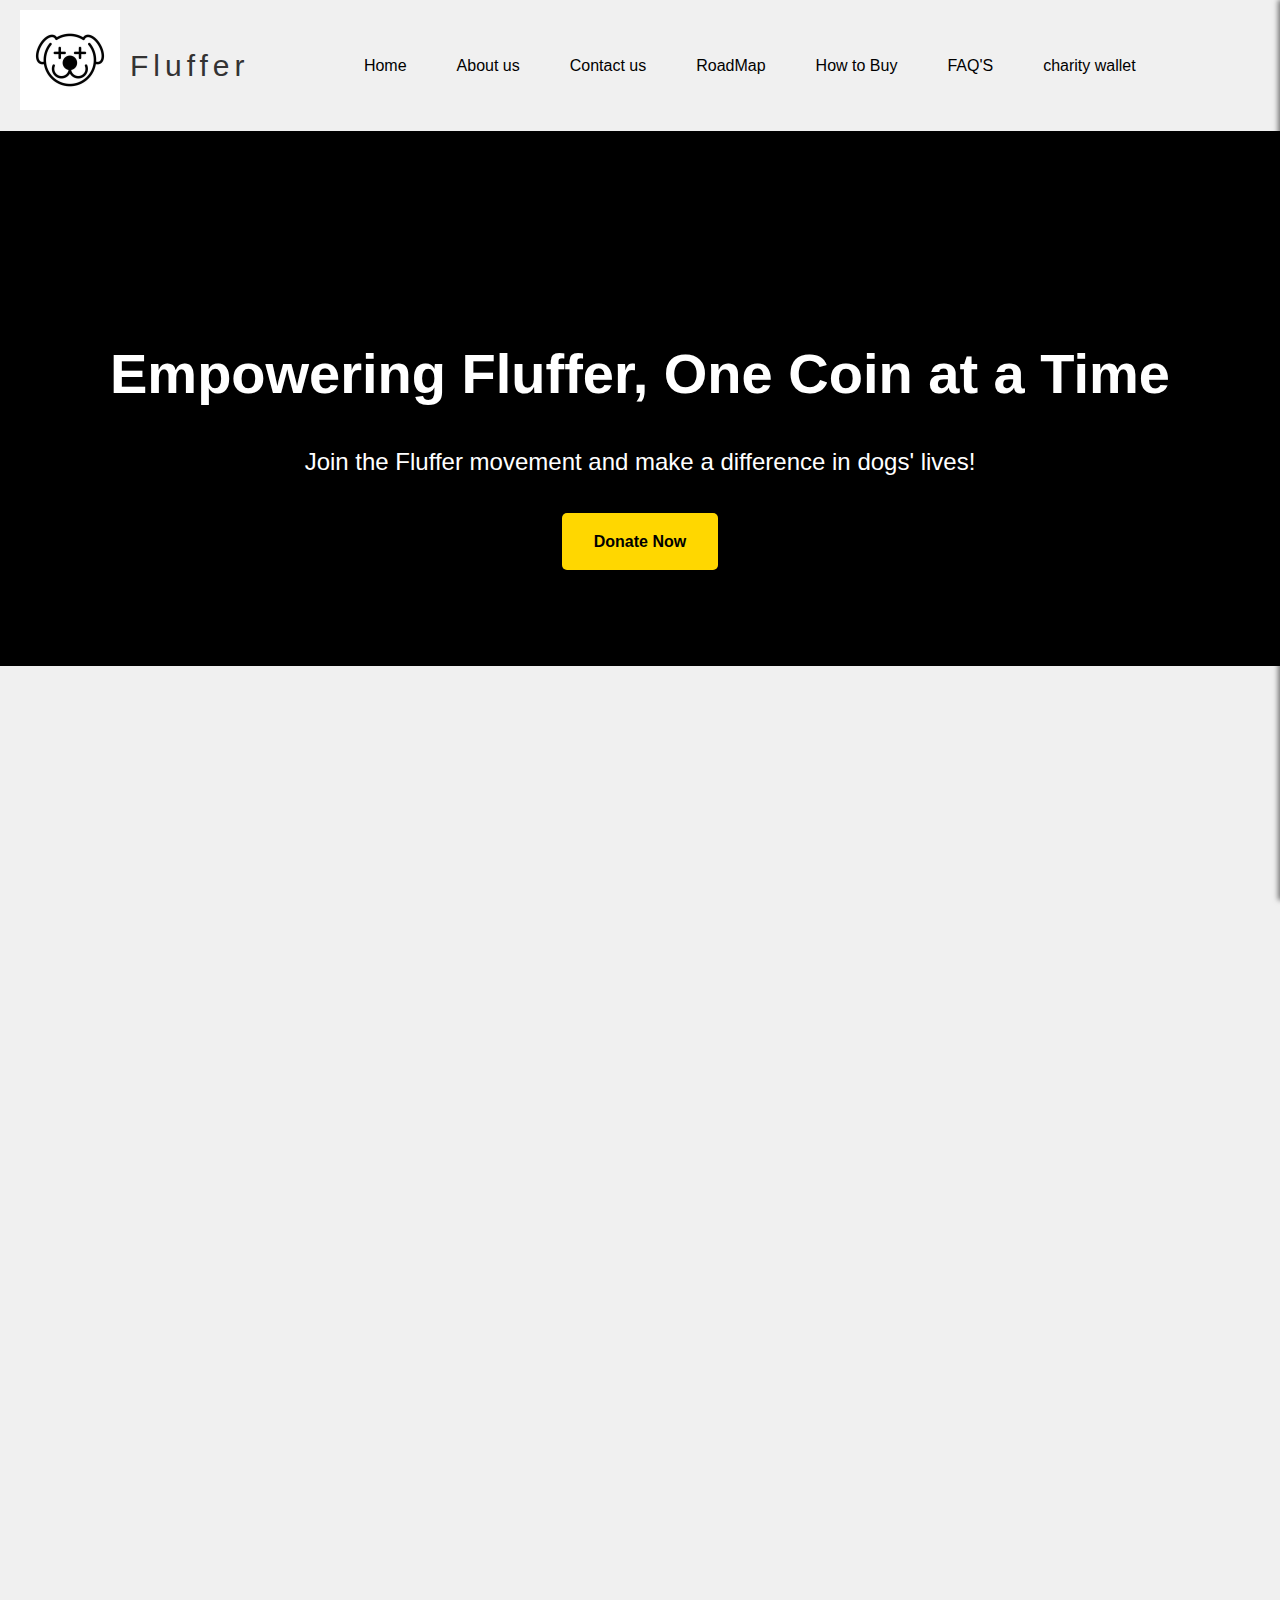
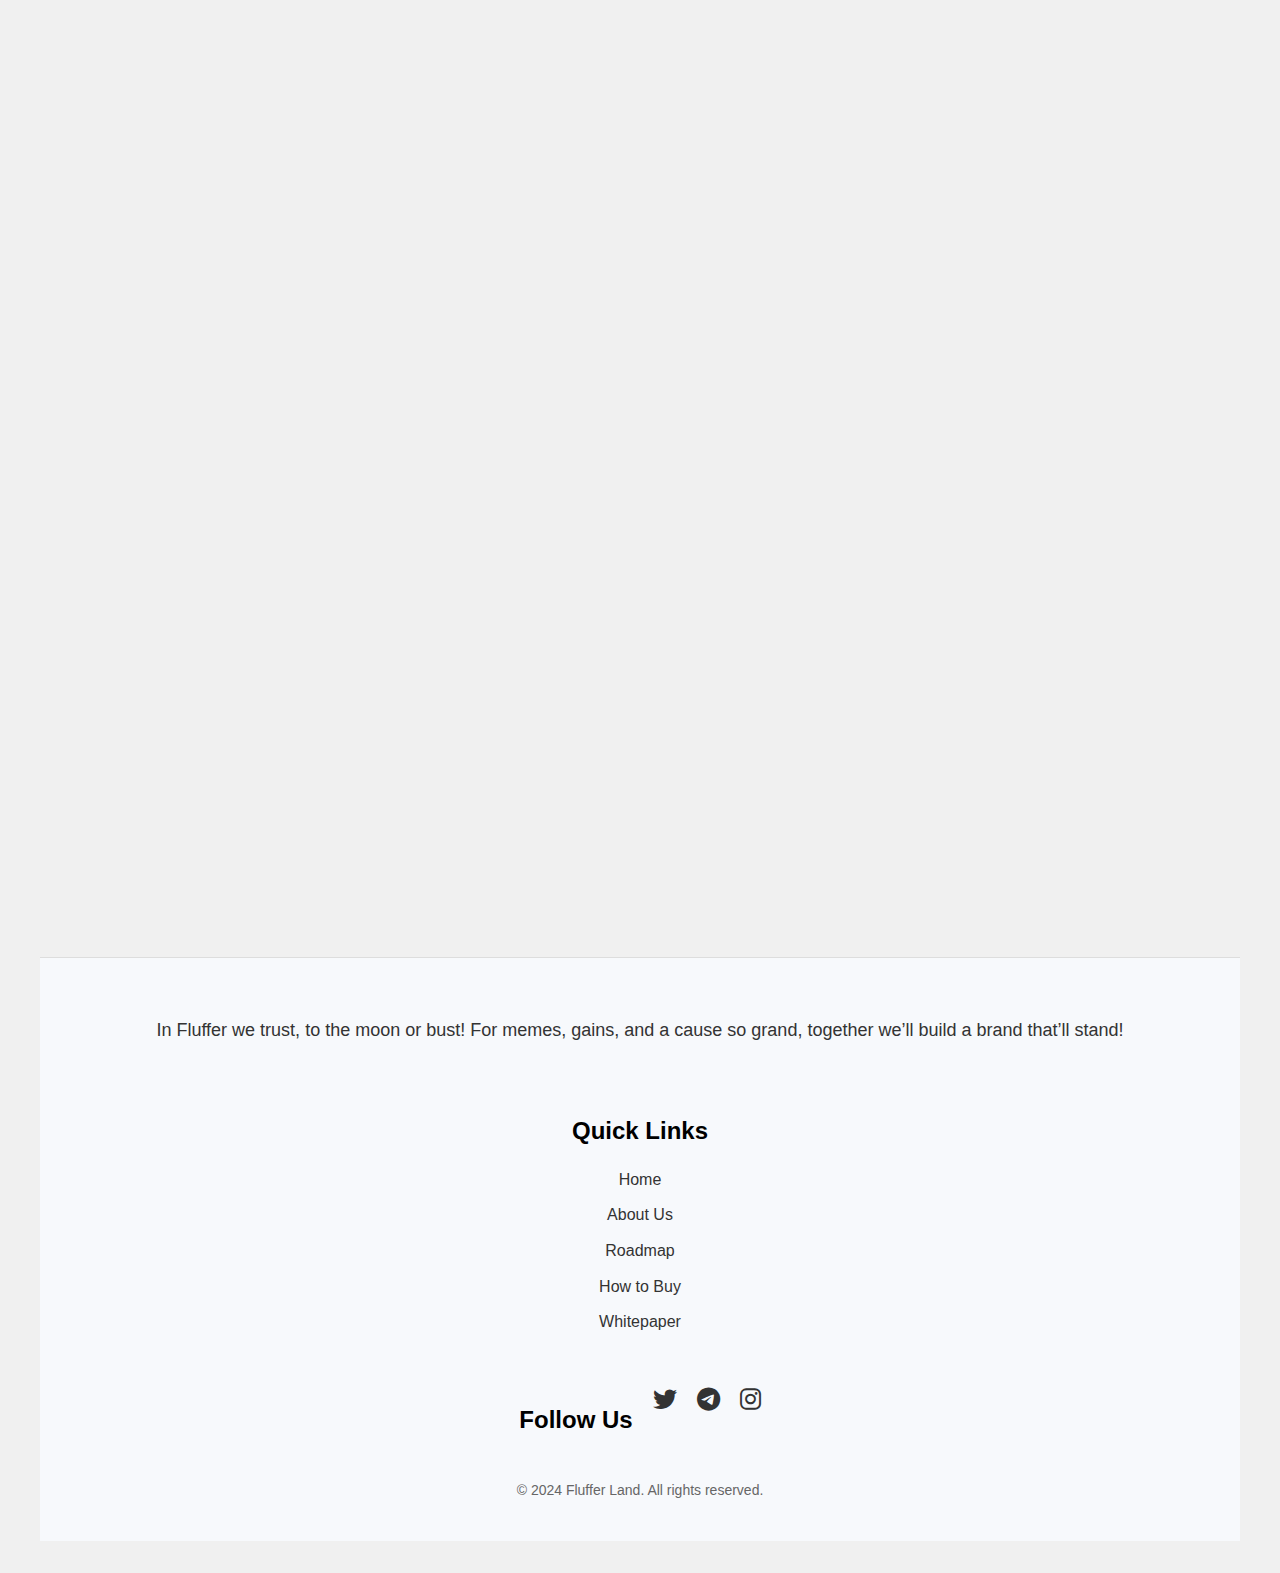
<file: charity.html>
<!DOCTYPE html>
<html lang="en">
<head>
    <meta charset="UTF-8">
    <meta name="viewport" content="width=device-width, initial-scale=1.0">
    <link rel="stylesheet" href="css/milestones.css">
    <link rel="stylesheet" href="https://fonts.googleapis.com/css2?family=Comic+Neue:wght@400;700&display=swap">
    <link rel="stylesheet" href="https://cdnjs.cloudflare.com/ajax/libs/font-awesome/6.0.0-beta3/css/all.min.css">
    <link rel="stylesheet" href="css/footer.css">
    <link rel="stylesheet" href="css/navbar.css">
    <link rel="stylesheet" href="css/logo.css">
    <title>fluffer Charity Wallet</title>
    <style>
        @keyframes slideInLeft {
            from { transform: translateX(-100%); opacity: 0; }
            to { transform: translateX(0); opacity: 1; }
        }
        @keyframes slideInRight {
            from { transform: translateX(100%); opacity: 0; }
            to { transform: translateX(0); opacity: 1; }
        }
        @keyframes fadeIn {
            from { opacity: 0; }
            to { opacity: 1; }
        }
        @keyframes bounce {
            0%, 20%, 50%, 80%, 100% { transform: translateY(0); }
            40% { transform: translateY(-30px); }
            60% { transform: translateY(-15px); }
        }
        body {
            font-family: 'Arial', sans-serif;
            margin: 0;
            padding: 0;
            background-color: #f0f0f0;
            color: #333;
            line-height: 1.6;
        }
        /* .navbar {
            background-color: #000;
            color: #fff;
            padding: 1rem;
            position: fixed;
            width: 100%;
            top: 0;
            z-index: 1000;
            display: flex;
            justify-content: space-between;
            align-items: center;
        } */
        /* .logo {
            font-size: 1.5rem;
            font-weight: bold;
            display: flex;
            align-items: center;
        } */
        /* .logo img {
            height: 40px;
            margin-right: 10px;
        } */
        .nav-links a {
            color: #fff;
            text-decoration: none;
            margin-left: 1rem;
            transition: color 0.3s ease;
        }
        .nav-links a:hover {
            color: #ffd700;
        }
        .container {
            max-width: 1200px;
            margin: 0 auto;
            padding: 2rem;
        }
        .hero {
            background-color: #000;
            color: #fff;
            padding: 8rem 0 4rem;
            text-align: center;
        }
        .hero h1 {
            font-size: 3.5rem;
            margin-bottom: 1rem;
            animation: bounce 2s ease infinite;
        }
        .hero p {
            font-size: 1.5rem;
            margin-bottom: 2rem;
        }
        .cta-button {
            background-color: #ffd700;
            color: #000;
            padding: 1rem 2rem;
            text-decoration: none;
            font-weight: bold;
            border-radius: 5px;
            transition: background-color 0.3s ease;
            display: inline-block;
        }
        .cta-button:hover {
            background-color: #ffec8b;
        }
        .wallet-address {
            background-color: #fff;
            border: 2px solid #000;
            padding: 1rem;
            margin: 2rem 0;
            text-align: center;
            word-break: break-all;
            border-radius: 10px;
            box-shadow: 0 4px 6px rgba(0, 0, 0, 0.1);
        }
        .features {
            display: flex;
            justify-content: space-between;
            margin: 4rem 0;
            flex-wrap: wrap;
        }
        .feature {
            flex-basis: 30%;
            text-align: center;
            padding: 2rem;
            background-color: #fff;
            border-radius: 10px;
            box-shadow: 0 4px 6px rgba(0, 0, 0, 0.1);
            transition: transform 0.3s ease;
        }
        .feature:hover {
            transform: translateY(-10px);
        }
        .impact-stats {
            display: flex;
            justify-content: space-around;
            margin: 4rem 0;
            text-align: center;
        }
        .stat {
            font-size: 2.5rem;
            font-weight: bold;
            margin-bottom: 0.5rem;
        }
        .testimonials {
            background-color: #000;
            color: #fff;
            padding: 4rem 0;
        }
        .testimonial {
            max-width: 800px;
            margin: 0 auto;
            text-align: center;
        }
        .testimonial img {
            width: 100px;
            height: 100px;
            border-radius: 50%;
            margin-bottom: 1rem;
        }
        .footer {
            background-color: #000;
            color: #fff;
            text-align: center;
            padding: 2rem;
            margin-top: 2rem;
        }
        .social-links a {
            color: #fff;
            font-size: 1.5rem;
            margin: 0 10px;
            text-decoration: none;
        }
        .animated {
            opacity: 0;
        }
        .slide-in-left {
            animation: slideInLeft 1s ease forwards;
        }
        .slide-in-right {
            animation: slideInRight 1s ease forwards;
        }
        .fade-in {
            animation: fadeIn 1s ease forwards;
        }
    </style>
</head>
<body>

    <nav class="navbar">
        <div class="logo"><img src="images/photo_2024-09-10_16-50-11.jpg" alt="" width="100px"></div> <span id="logo">Fluffer</span>
        <ul class="nav-list">
          <li><a href="index.html">Home</a></li>
          <li><a href="about.html">About us</a></li>
          <li><a href="contact.html">Contact us</a></li>
          <li><a href="roadmap.html">RoadMap</a></li>
          <li><a href="howtobuy.html">How to Buy</a></li>
          <li><a href="FAQ.HTML">FAQ'S</a></li>
          <li><a href="charity.html">charity wallet</a></li>
        </ul>
        <div class="menu-icon" onclick="openSidebar()">&#9776;</div>
    </nav>
    
    <div id="sidebar" class="sidebar">
        <div class="close-btn" onclick="closeSidebar()">&times;</div>
        <br><br><br><br>
        <ul class="sidebar-list">
            <li><a href="index.html">Home</a></li>
            <li><a href="about.html">About us</a></li>
            <li><a href="contact.html">Contact us</a></li>
            <li><a href="roadmap.html">RoadMap</a></li>
            <li><a href="howtobuy.html">How to Buy</a></li>
            <li><a href="FAQ.HTML">FAQ'S</a></li>
        </ul>
    </div> 
    
    <!-- <nav class="navbar">
        <div class="logo">
            <img src="/placeholder.svg?height=40&width=40" alt="PawsitiveCoin Logo">
            PawsitiveCoin Charity
        </div>
        <div class="nav-links">
            <a href="#about">About</a>
            <a href="#impact">Impact</a>
            <a href="#donate">Donate</a>
            <a href="#testimonials">Testimonials</a>
            <a href="#contact">Contact</a>
        </div>
    </nav> -->

    <div class="hero">
        <div class="container">
            <h1>Empowering Fluffer, One Coin at a Time</h1>
            <p>Join the Fluffer movement and make a difference in dogs' lives!</p>
            <a href="#donate" class="cta-button">Donate Now</a>
        </div>
    </div>

    <div class="container">
        <section id="about" class="animated slide-in-left">
            <h2>About Our Charity Wallet</h2>
            <p>FlufferCoin is more than just a dog meme coin - it's a powerful force for change in the world of animal welfare. Our charity wallet is dedicated to transforming the lives of dogs in need, one transaction at a time. By harnessing the power of cryptocurrency and the passion of our community, we're able to make a real, tangible difference in the lives of our furry friends.</p>
            <p>Every Fluffer donated goes directly towards supporting a wide range of initiatives, from local shelter support to large-scale rescue operations. We believe in transparency, efficiency, and most importantly, the incredible impact that comes when dog lovers unite for a common cause.</p>
        </section>

        <section id="impact" class="animated slide-in-right py-5">
            <div class="container">
              <h2 class="text-center mb-4">Our Impact</h2>
              <p class="text-center">
                Since our inception, Fluffer has made significant strides in improving the lives of dogs around the world. Here's a glimpse of what we've achieved so far:
              </p>
              <div class="row text-center my-4 impact-stats">
                <div class="col-md-4 mb-4">
                  <div class="stat h1">50,000+</div>
                  <p>Dogs Helped</p>
                </div>
                <div class="col-md-4 mb-4">
                  <div class="stat h1">1,000,000</div>
                  <p>Fluffer Donated</p>
                </div>
                <div class="col-md-4 mb-4">
                  <div class="stat h1">100+</div>
                  <p>Shelters Supported</p>
                </div>
              </div>
              <p class="text-center">Your donations have enabled us to:</p>
              <ul class="list-unstyled text-left text-md-center">
                <li>Provide emergency medical care to injured strays</li>
                <li>Fund spay and neuter programs to control the pet population</li>
                <li>Supply food and essential supplies to underfunded shelters</li>
                <li>Support rescue and rehabilitation efforts for abused dogs</li>
                <li>Sponsor adoption events to help dogs find their forever homes</li>
              </ul>
            </div>
          </section>
          

        <section id="donate" class="animated fade-in">
            <h2>How to Donate</h2>
            <p>Making a difference is as easy as sending your Fluffer to our charity wallet. Every coin counts, no matter how small the amount!</p>
            <div class="wallet-address">
                <strong>Charity Wallet Address:</strong><br>
                DoE3Bzudny7UZzjwDpkR3mc7CpzhJA3nJ3sKRS5wgcXZ
            </div>
            <p>By donating, you're not just giving money - you're giving hope, health, and happiness to dogs in need. Your contribution will be put to work immediately, funding our various initiatives and projects aimed at improving canine welfare.</p>
        </section>

        <div class="features py-5">
            <div class="container">
              <div class="row text-center">
                <div class="col-md-4 mb-4 feature animated slide-in-left">
                  <h3>100% Transparent</h3>
                  <p>All donations and expenditures are recorded on the blockchain, ensuring complete transparency and accountability.</p>
                </div>
                <div class="col-md-4 mb-4 feature animated fade-in">
                  <h3>Maximum Impact</h3>
                  <p>We work with a network of vetted partners to ensure your donations have the greatest possible impact on dogs' lives.</p>
                </div>
                <div class="col-md-4 mb-4 feature animated slide-in-right">
                  <h3>Community-Driven</h3>
                  <p>Join our vibrant community of dog lovers and meme enthusiasts, united by a common goal of helping our furry friends.</p>
                </div>
              </div>
            </div>
          </div>
          
         
    <footer class="footer-section">
        <div class="footer-content">
          <div class="footer-text">
            <p>In Fluffer we trust, to the moon or bust! For memes, gains, and a cause so grand, together we’ll build a brand that’ll stand!</p>
          </div>
          <div class="footer-links">
            <h2>Quick Links</h2>
            <ul>
              <li><a href="#">Home</a></li>
              <li><a href="about.html">About Us</a></li>
              <li><a href="roadmap.html">Roadmap</a></li>
              <li><a href="howtobuy.html">How to Buy</a></li>
              <li><a href="https://docs.google.com/document/d/1W1K-RKzpoS7OqNFHoM2u6PG6VS1AWPOQDdvdRIeGoGw/edit#heading=h.rvydwwlspe0c">Whitepaper</a></li>
            </ul>
          </div>
          <div class="footer-social">
            <h2>Follow Us</h2>
            <a href="https://x.com/fluffersolana" target="_blank" class="social-icon">
              <i class="fab fa-twitter"></i>
            </a>
            <a href="https://t.me/fluffcoinfluffy" target="_blank" class="social-icon">
              <i class="fab fa-telegram-plane"></i>
            </a>
            <a href="https://t.me/+qYhFtEvkcUU0NWIx" target="_blank" class="social-icon">
              <i class="fab fa-instagram"></i>
            </a>
          </div>
          <div class="footer-bottom">
            <p>&copy; <span id="year">2024</span> Fluffer Land. All rights reserved.</p>
          </div>
        </div>
      </footer>

    <script>
        document.addEventListener('DOMContentLoaded', (event) => {
            const animatedElements = document.querySelectorAll('.animated');
            
            const observer = new IntersectionObserver((entries) => {
                entries.forEach(entry => {
                    if (entry.isIntersecting) {
                        entry.target.style.animationDelay = '0.2s';
                        entry.target.style.animationDuration = '1s';
                        entry.target.style.animationFillMode = 'forwards';
                        observer.unobserve(entry.target);
                    }
                });
            }, { threshold: 0.1 });

            animatedElements.forEach(el => observer.observe(el));
        });
    </script>
</body>
</html>
</file>
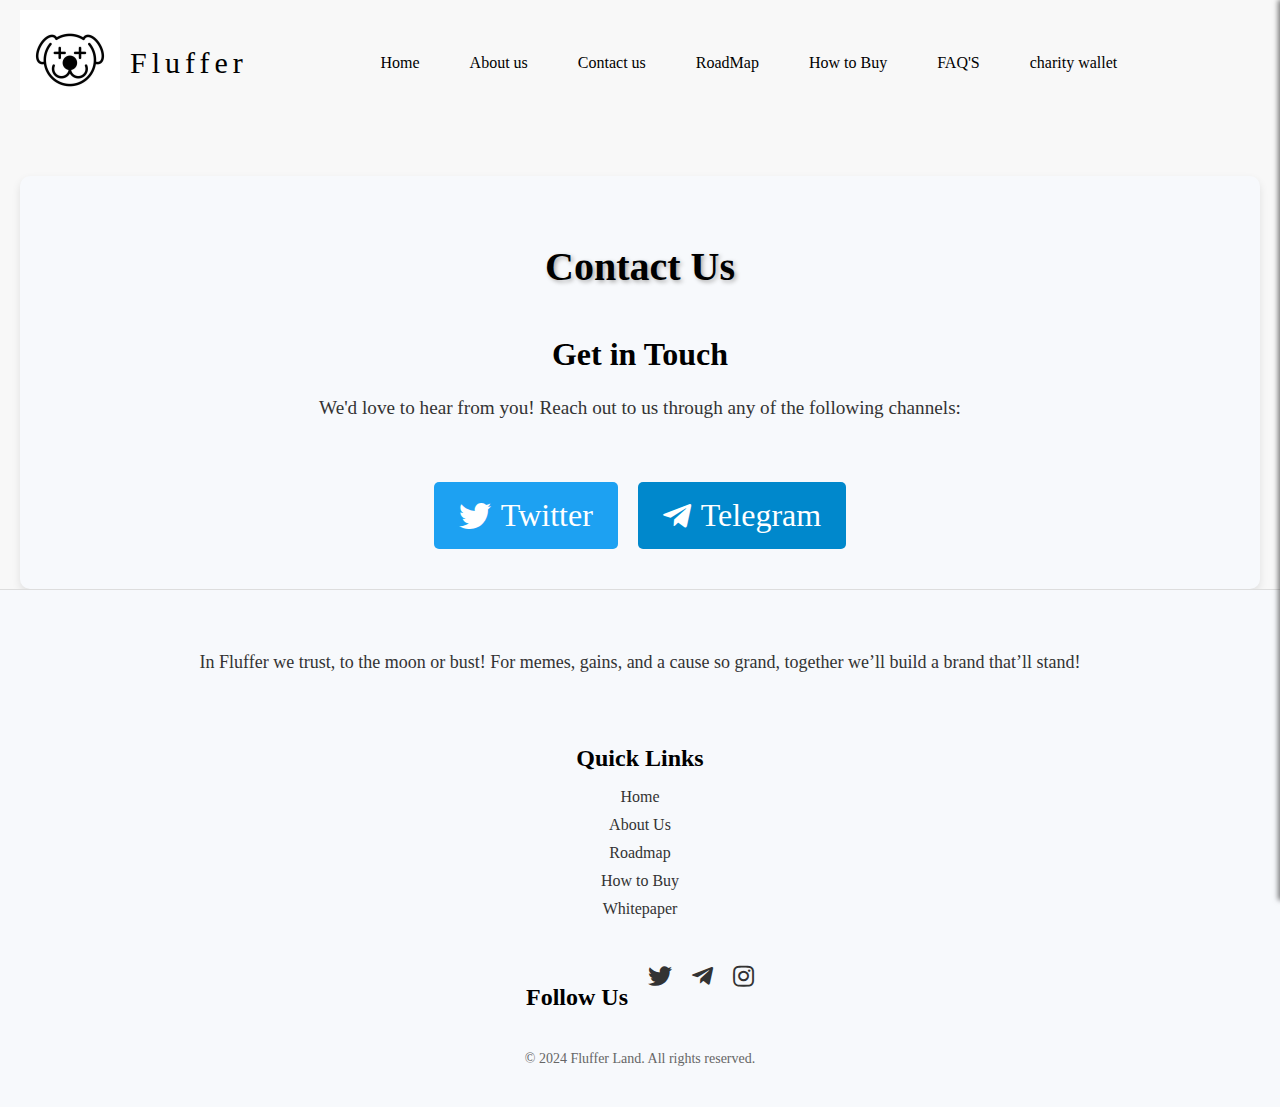
<file: contact.html>
<!DOCTYPE html>
<html lang="en">
<head>
    <meta charset="UTF-8">
    <meta name="viewport" content="width=device-width, initial-scale=1.0">
    <link rel="stylesheet" href="css/navbar.css">
    <link rel="stylesheet" href="https://cdnjs.cloudflare.com/ajax/libs/font-awesome/5.15.4/css/all.min.css">
    <link rel="stylesheet" href="css/logo.css">
    <link rel="stylesheet" href="css/navbar.css">
    <link rel="stylesheet" href="css/footer.css">
    <title>FLUFFER</title>
    <style>
        body {
            font-family: 'Comic Neue', cursive;
            margin: 0;
            padding: 0;
            overflow-x: hidden;
            background-color: #f8f8f8;
        }
        .contact-us-section {
            padding: 40px 20px;
            background-color: #f7f9fc;
            border-radius: 10px;
            box-shadow: 0 4px 8px rgba(0, 0, 0, 0.1);
            text-align: center;
            max-width: 1200px;
            margin: 0 auto;
            margin-top: 50px;
            animation: fadeIn 1.5s ease-in-out;
        }
        .contact-us-section h1 {
            font-size: 2.5em;
            font-weight: bold;
            margin-bottom: 20px;
            color: black;
            text-shadow: 2px 2px 4px #aaa;
        }
        .contact-us-content {
            display: flex;
            flex-direction: column;
            align-items: center;
        }
        .contact-info {
            margin-bottom: 20px;
        }
        .contact-info h2 {
            font-size: 2em;
            margin-bottom: 10px;
            color: black;
        }
        .contact-info p {
            font-size: 1.2em;
            line-height: 1.6;
            color: #333;
        }
        .social-links {
            display: flex;
            justify-content: center;
            gap: 20px;
            margin-top: 20px;
        }
        .social-link {
            font-size: 2em;
            color: #fff;
            text-decoration: none;
            padding: 15px 25px;
            border-radius: 5px;
            display: flex;
            align-items: center;
            gap: 10px;
            transition: background-color 0.3s ease, transform 0.3s ease;
        }
        .social-link:hover {
            transform: translateY(-5px);
            box-shadow: 0 4px 8px rgba(0, 0, 0, 0.2);
        }
        .social-link.twitter {
            background-color: #1da1f2;
        }
        .social-link.twitter:hover {
            background-color: #0d8bec;
        }
        .social-link.telegram {
            background-color: #0088cc;
        }
        .social-link.telegram:hover {
            background-color: #007ab8;
        }
        @keyframes fadeIn {
            0% {
                opacity: 0;
            }
            100% {
                opacity: 1;
            }
        }
        @media (max-width: 768px) {
            .contact-info h2 {
                font-size: 1.5em;
            }
            .contact-info p {
                font-size: 1em;
            }
            .social-link {
                font-size: 1.5em;
                padding: 10px 15px;
            }
        }
    </style>
</head>
<body>

  <nav class="navbar">
    <div class="logo"><img src="images/photo_2024-09-10_16-50-11.jpg" alt="" width="100px"></div> <span id="logo">Fluffer</span>
    <ul class="nav-list">
      <li><a href="#">Home</a></li>
      <li><a href="about.html">About us</a></li>
      <li><a href="contact.html">Contact us</a></li>
      <li><a href="roadmap.html">RoadMap</a></li>
      <li><a href="howtobuy.html">How to Buy</a></li>
      <li><a href="FAQ.HTML">FAQ'S</a></li>
        <li><a href="charity.html">charity wallet</a></li>

    </ul>
    <div class="menu-icon" onclick="openSidebar()">&#9776;</div>
  </nav>

  <div id="sidebar" class="sidebar">
    <div class="close-btn" onclick="closeSidebar()">&times;</div>
    <br><br><br><br>
    <ul class="sidebar-list">
        <li><a href="#">Home</a></li>
        <li><a href="about.html">About us</a></li>
        <li><a href="contact.html">Contact us</a></li>
        <li><a href="roadmap.html">RoadMap</a></li>
        <li><a href="howtobuy.html">How to Buy</a></li>
        <li><a href="FAQ.HTML">FAQ'S</a></li>
        <li><a href="charity.html">charity wallet</a></li>
    </ul>
  </div>
    <!-- Navigation bar and other sections -->

    <section class="contact-us-section">
        <h1>Contact Us</h1>
        <div class="contact-us-content">
            <div class="contact-info">
                <h2>Get in Touch</h2>
                <p>We'd love to hear from you! Reach out to us through any of the following channels:</p>
            </div>
            <div class="social-links">
                <a href="https://twitter.com/fluffercoinfluffer" target="_blank" class="social-link twitter">
                    <i class="fab fa-twitter"></i> Twitter
                </a>
                <a href="https://t.me/fluffercoinfluffer" target="_blank" class="social-link telegram">
                    <i class="fab fa-telegram-plane"></i> Telegram
                </a>
            </div>
        </div>
    </section>

    <footer class="footer-section">
      <div class="footer-content">
        <div class="footer-text">
          <p>In Fluffer we trust, to the moon or bust! For memes, gains, and a cause so grand, together we’ll build a brand that’ll stand!</p>
        </div>
        <div class="footer-links">
          <h2>Quick Links</h2>
          <ul>
            <li><a href="#">Home</a></li>
            <li><a href="about.html">About Us</a></li>
            <li><a href="roadmap.html">Roadmap</a></li>
            <li><a href="howtobuy.html">How to Buy</a></li>
            <li><a href="https://docs.google.com/document/d/1W1K-RKzpoS7OqNFHoM2u6PG6VS1AWPOQDdvdRIeGoGw/edit#heading=h.rvydwwlspe0c">Whitepaper</a></li>
          </ul>
        </div>
        <div class="footer-social">
            <h2>Follow Us</h2>
            <a href="https://x.com/fluffersolana" target="_blank" class="social-icon">
              <i class="fab fa-twitter"></i>
            </a>
            <a href="https://t.me/fluffcoinfluffy" target="_blank" class="social-icon">
              <i class="fab fa-telegram-plane"></i>
            </a>
            <a href="https://t.me/+qYhFtEvkcUU0NWIx" target="_blank" class="social-icon">
              <i class="fab fa-instagram"></i>
            </a>
          </div>
        <div class="footer-bottom">
          <p>&copy; <span id="year">2024</span> Fluffer Land. All rights reserved.</p>
        </div>
      </div>
    </footer>

    <script src="scripts/navbar.js"></script>
</body>
</html>
</file>
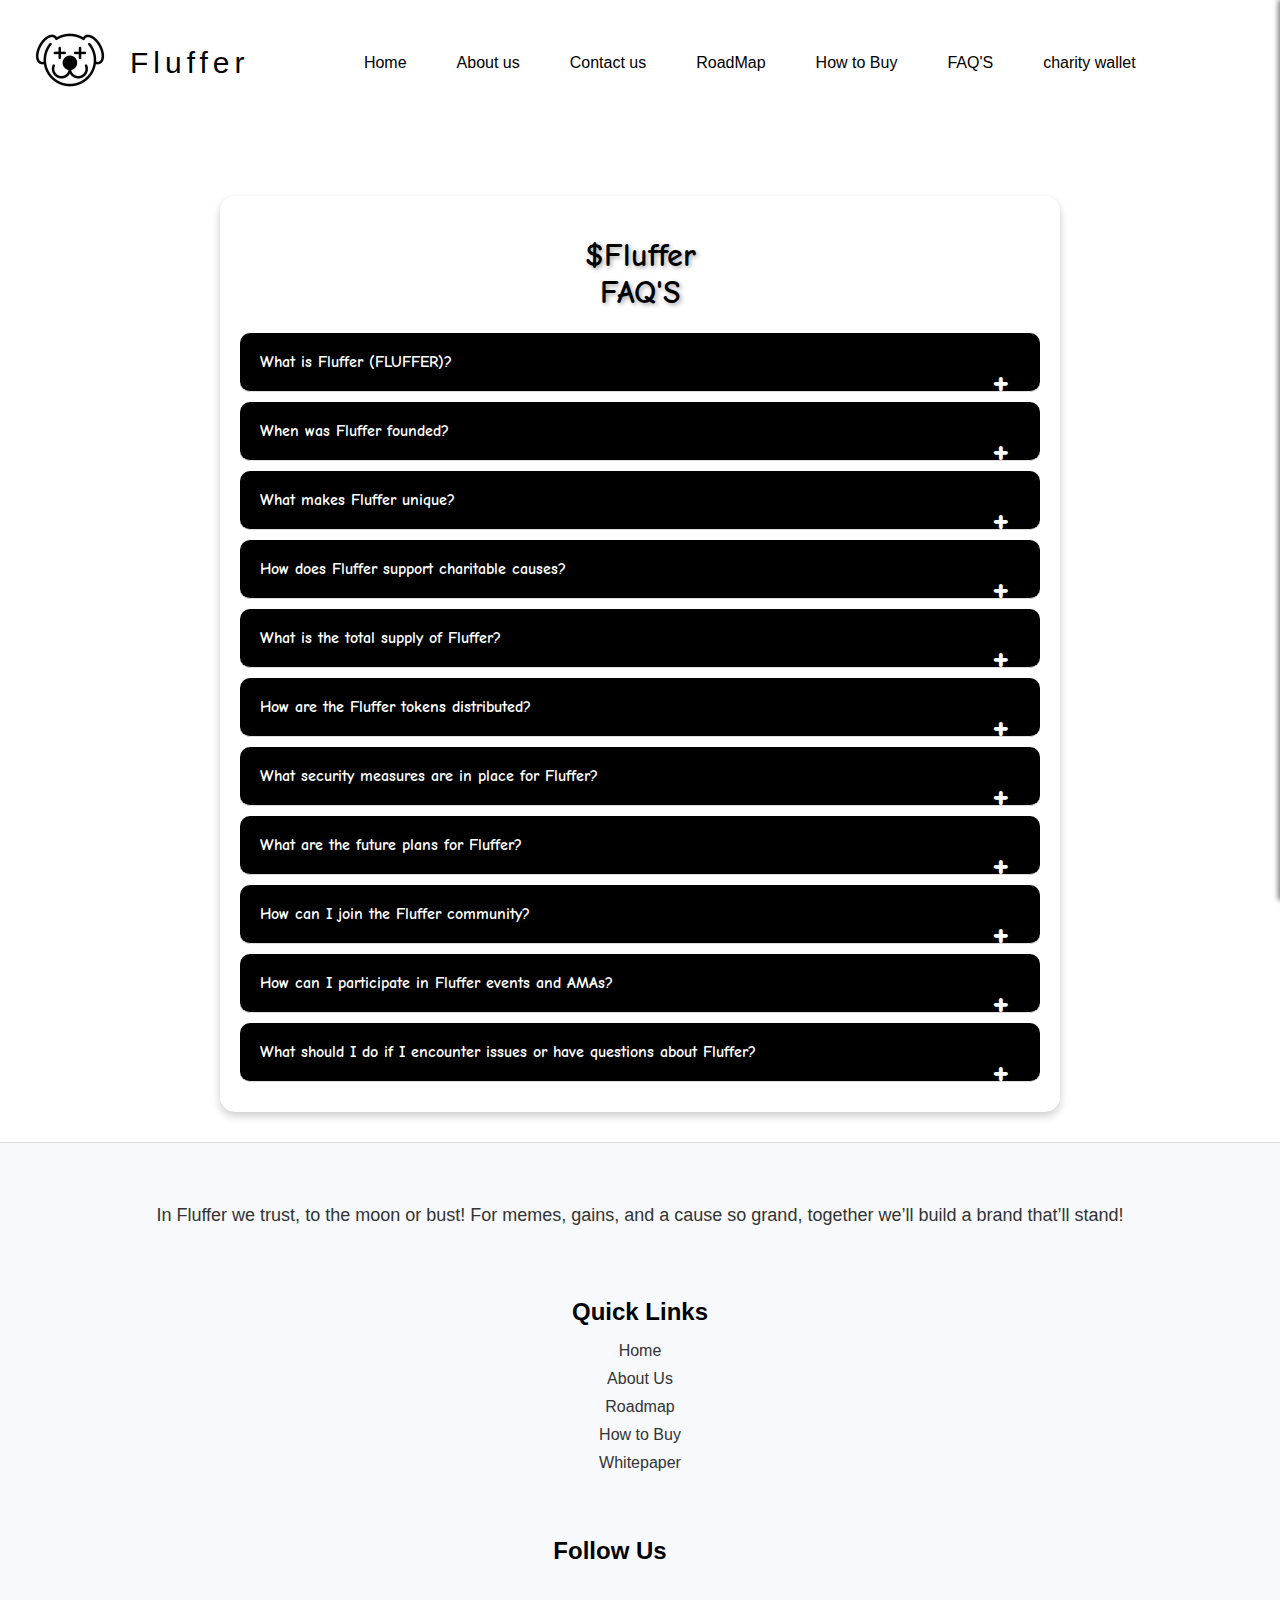
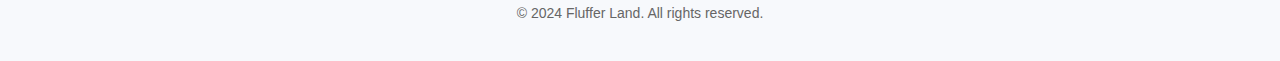
<file: FAQ.HTML>
<!DOCTYPE html>
<html lang="en">
<head>
    <meta charset="UTF-8">
    <meta name="viewport" content="width=device-width, initial-scale=1.0">
    <link rel="stylesheet" href="/css//FAQ.CSS">
    <link rel="stylesheet" href="https://fonts.googleapis.com/css2?family=Comic+Neue:wght@400;700&display=swap">
    <link rel="stylesheet" href="css/footer.css">
    <link rel="stylesheet" href="css/navbar.css">
    <link rel="stylesheet" href="css/logo.css">
    <link rel="stylesheet" href="css/FAQ.CSS">
    <title>FAQ'S</title>
</head>
<body>
    <nav class="navbar">
        <div class="logo"><img src="images/photo_2024-09-10_16-50-11.jpg" alt="" width="100px"></div> <span id="logo">Fluffer</span>
        <ul class="nav-list">
          <li><a href="#">Home</a></li>
          <li><a href="about.html">About us</a></li>
          <li><a href="contact.html">Contact us</a></li>
          <li><a href="roadmap.html">RoadMap</a></li>
          <li><a href="howtobuy.html">How to Buy</a></li>
          <li><a href="FAQ.HTML">FAQ'S</a></li>
<li><a href="charity.html">charity wallet</a></li>
        </ul>
        <div class="menu-icon" onclick="openSidebar()">&#9776;</div>
    </nav>
    
    <div id="sidebar" class="sidebar">
        <div class="close-btn" onclick="closeSidebar()">&times;</div>
        <br><br><br><br>
        <ul class="sidebar-list">
            <li><a href="#">Home</a></li>
            <li><a href="about.html">About us</a></li>
            <li><a href="contact.html">Contact us</a></li>
            <li><a href="roadmap.html">RoadMap</a></li>
            <li><a href="howtobuy.html">How to Buy</a></li>
            <li><a href="FAQ.HTML">FAQ'S</a></li>
<li><a href="charity.html">charity wallet</a></li>
        </ul>
    </div>
    
    <div class="faq-container" style="position: relative; top: 20px;">
    <center>
        <h1 class="faq-header" style="color: black !important; text-shadow: 2px 2px 4px #aaa;">$Fluffer <br>FAQ'S</h1>
    </center>

    <div class="faq-item">
        <div class="faq-question">What is Fluffer (FLUFFER)?</div>
        <div class="faq-answer">Fluffer is a vibrant and engaging meme coin on the Solana blockchain, created to be more than just a cryptocurrency. It’s a community-driven project that combines fun, crypto gains, and a positive mission. While rooted in supporting dog-related charitable causes, Fluffer also aims to build a strong, global community with a focus on real-world impact and growth.</div>
    </div>
    
    <div class="faq-item">
        <div class="faq-question">When was Fluffer founded?</div>
        <div class="faq-answer">Fluffer was founded in September 2024, originally branded as FluffCoin. As of September 16, 2024, we are now live with our new brand, Fluffer, evolving from our roots to bring even more joy, community engagement, and value. Our mission remains focused on building a strong, reputable brand and fostering a vibrant community in the crypto world.</div>
    </div>
    
    <div class="faq-item">
        <div class="faq-question">What makes Fluffer unique?</div>
        <div class="faq-answer">Fluffer blends the playful spirit of memes with the powerful capabilities of blockchain technology. We focus on building a strong community, supporting charitable causes, and creating real-world opportunities for financial growth while expanding our brand beyond just a meme coin.</div>
    </div>
    
    <div class="faq-item">
        <div class="faq-question">How does Fluffer support charitable causes?</div>
        <div class="faq-answer"> 7% of our total supply is dedicated to supporting dog-related causes globally. We partner with a variety of dog charities to provide funding for shelters, medical treatments, and adoption programs. By contributing to these efforts, we aim to make a positive and lasting impact on the lives of our furry friends in need, helping to create a better world for dogs everywhere..</div>
    </div>
    
    <div class="faq-item">
        <div class="faq-question">What is the total supply of Fluffer?</div>
        <div class="faq-answer">The total supply of Fluffer is 1,000,000,000 FLUFFER tokens.</div>
    </div>
    
    <div class="faq-item">
        <div class="faq-question">How are the Fluffer tokens distributed?</div>
        <div class="faq-answer">
 • DEX Liquidity Pool: 45% (450,000,000 FLUFFER)
 • CEX Liquidity: 20% (200,000,000 FLUFFER)
 • Team Allocation: 7% (70,000,000 FLUFFER)
 • Community Rewards (Airdrops/Contests): 7% (70,000,000 FLUFFER)
 • Marketing: 7% (70,000,000 FLUFFER)
 • Treasury Wallet: 7% (70,000,000 FLUFFER)
 • Charity and Donations: 7% (70,000,000 FLUFFER)
        </div>
    </div>
    
    <div class="faq-item">
        <div class="faq-question">What security measures are in place for Fluffer?</div>
        <div class="faq-answer">Fluffer has achieved KYC certification through Assure DeFi, ensuring trust and credibility within our community. Additionally, our liquidity is locked, guaranteeing the stability and security of our token. We have also ensured that there are no more mintable tokens, providing peace of mind to holders by preventing any unexpected inflation of the supply.</div>
    </div>
    
    <div class="faq-item">
        <div class="faq-question">What are the future plans for Fluffer?</div>
        <div class="faq-answer">
            Our roadmap includes:<br>
Expanded listings on more decentralized exchanges.
 • Launch of staking rewards as the community continues to grow.
 • Implementation of multi-language support for global outreach.
 • Increased support for communities and organizations that align with our mission.
 • Hosting contests, live events, and interactive community engagement activities.
 • Collaborations with digital art creators and expanding Fluffer-branded merchandise.
 • Continued support for dog-related charitable causes worldwide.
        </div>
    </div>
    
    <div class="faq-item">
        <div class="faq-question">How can I join the Fluffer community?</div>
        <div class="faq-answer">
            You can join us through our official channels:<br>
            Website: <a href="https://fluffer.com">fluffersol.com</a><br>
            Twitter: <a href="https://twitter.com/fluffer">@fluffer</a><br>
            Telegram: <a href="https://t.me/+qYhFtEvkcUU0NWIx">t.me/fluffer</a>
        </div>
    </div>
    
    <div class="faq-item">
        <div class="faq-question">How can I participate in Fluffer events and AMAs?</div>
        <div class="faq-answer">We regularly host AMAs and community events. Stay tuned to our Telegram and Twitter channels for announcements and updates on upcoming events.</div>
    </div>
    
    <div class="faq-item">
        <div class="faq-question">What should I do if I encounter issues or have questions about Fluffer?</div>
        <div class="faq-answer">For any issues or questions, please contact us at <a href="infofluffcoinfluffy@gmail.com">infofluffcoinfluffy@gmail.com</a>. We are here to help and ensure a smooth experience for all our community members.</div>
    </div>
  </div>

  <script>
    document.querySelectorAll('.faq-question').forEach(item => {
       item.addEventListener('click', () => {
           const answer = item.nextElementSibling;
           item.classList.toggle('active');
           
           if (item.classList.contains('active')) {
               answer.style.maxHeight = answer.scrollHeight + 'px';
               answer.style.opacity = 1;
           } else {
               answer.style.maxHeight = 0;
               answer.style.opacity = 0;
           }
       });
   });
</script>

<footer class="footer-section">
    <div class="footer-content">
      <div class="footer-text">
        <p>In Fluffer we trust, to the moon or bust! For memes, gains, and a cause so grand, together we’ll build a brand that’ll stand!</p>
      </div>
      <div class="footer-links">
        <h2>Quick Links</h2>
        <ul>
          <li><a href="#">Home</a></li>
          <li><a href="about.html">About Us</a></li>
          <li><a href="roadmap.html">Roadmap</a></li>
          <li><a href="howtobuy.html">How to Buy</a></li>
          <li><a href="https://docs.google.com/document/d/1W1K-RKzpoS7OqNFHoM2u6PG6VS1AWPOQDvdRIeGoGw/edit#heading=h.rvydwwlspe0c">Whitepaper</a></li>
        </ul>
      </div>
      <div class="footer-social">
        <h2>Follow Us</h2>
        <a href="https://x.com/fluffersolana" target="_blank" class="social-icon">
          <i class="fab fa-twitter"></i>
        </a>
        <a href="https://t.me/+qYhFtEvkcUU0NWIx" target="_blank" class="social-icon">
          <i class="fab fa-telegram-plane"></i>
        </a>
        <a href="https://www.instagram.com/fluffersol?igsh=MTFubzJ2amdjdmc0cw==" target="_blank" class="social-icon">
          <i class="fab fa-instagram"></i>
        </a>
      </div>
      <div class="footer-bottom">
        <p>&copy; <span id="year">2024</span> Fluffer Land. All rights reserved.</p>
      </div>
    </div>
  </footer>
  <script src="scripts/navbar.js"></script>
</body>
</html>
</file>
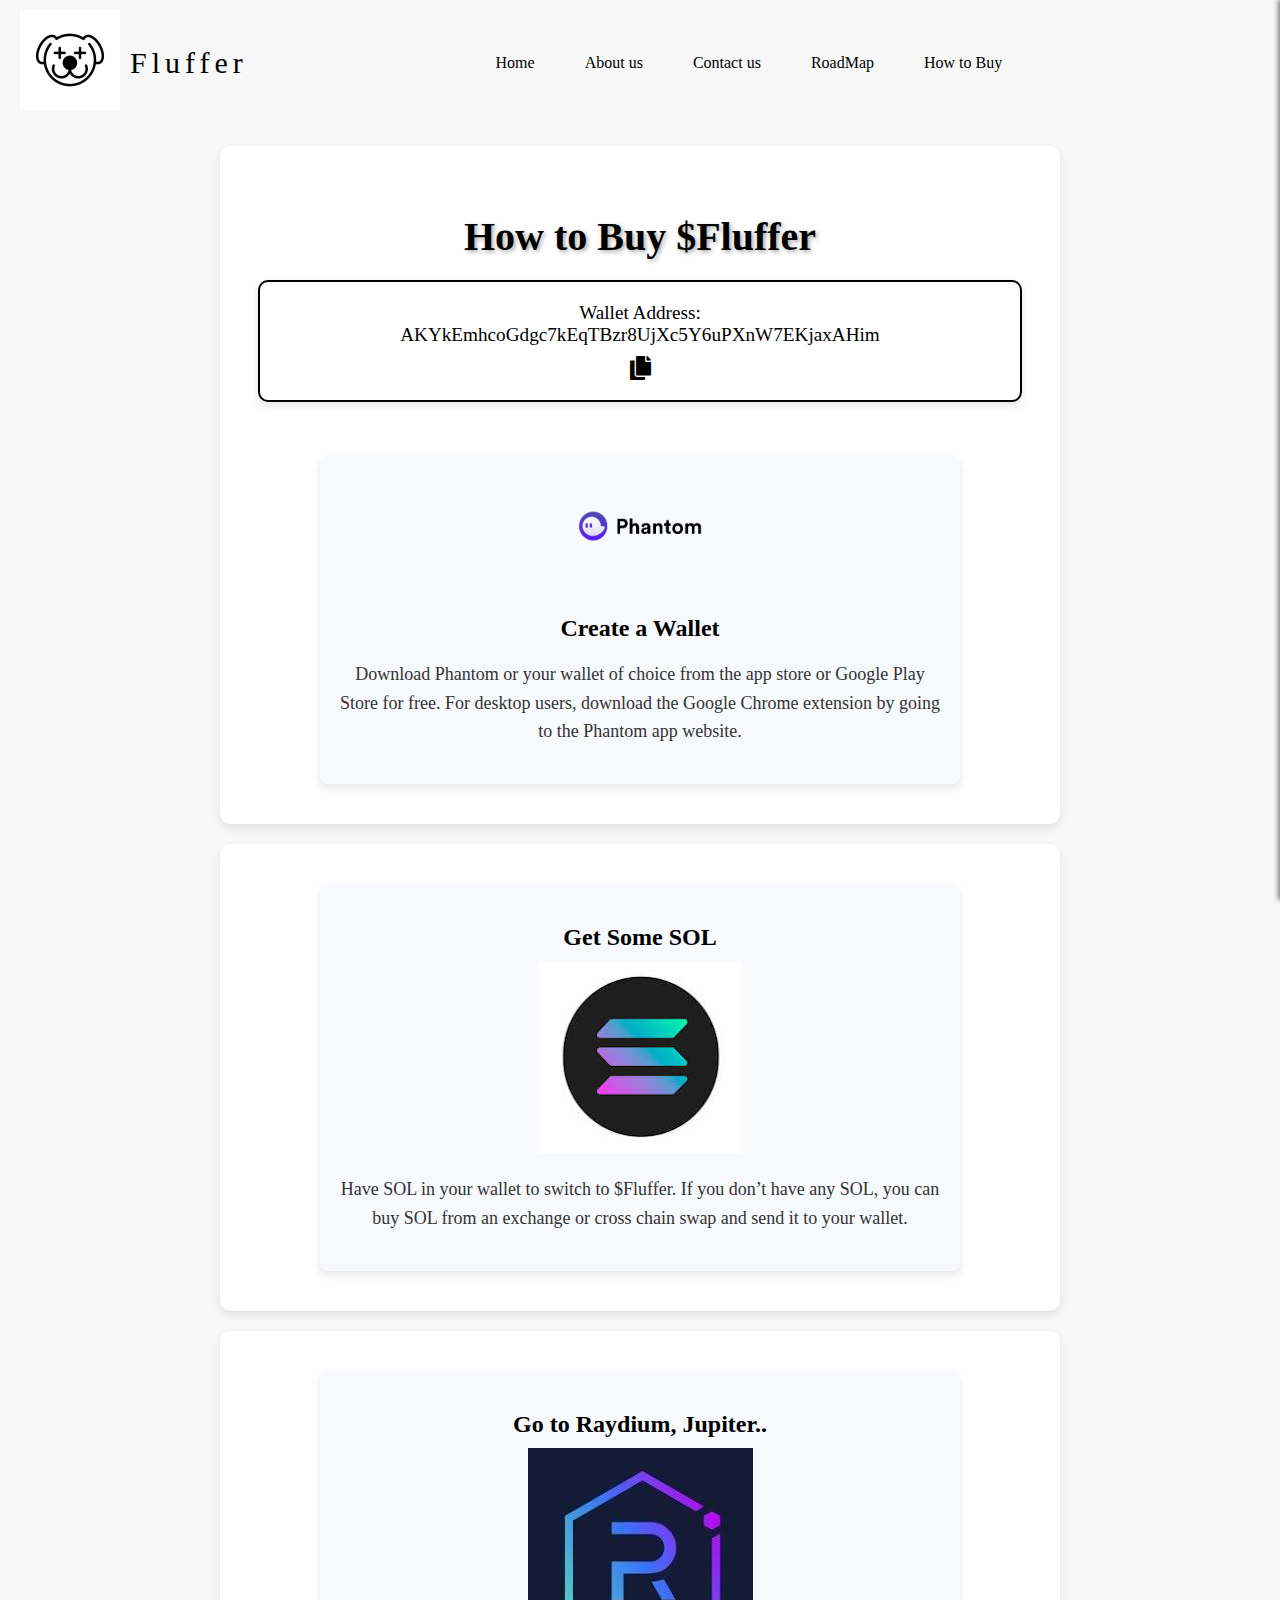
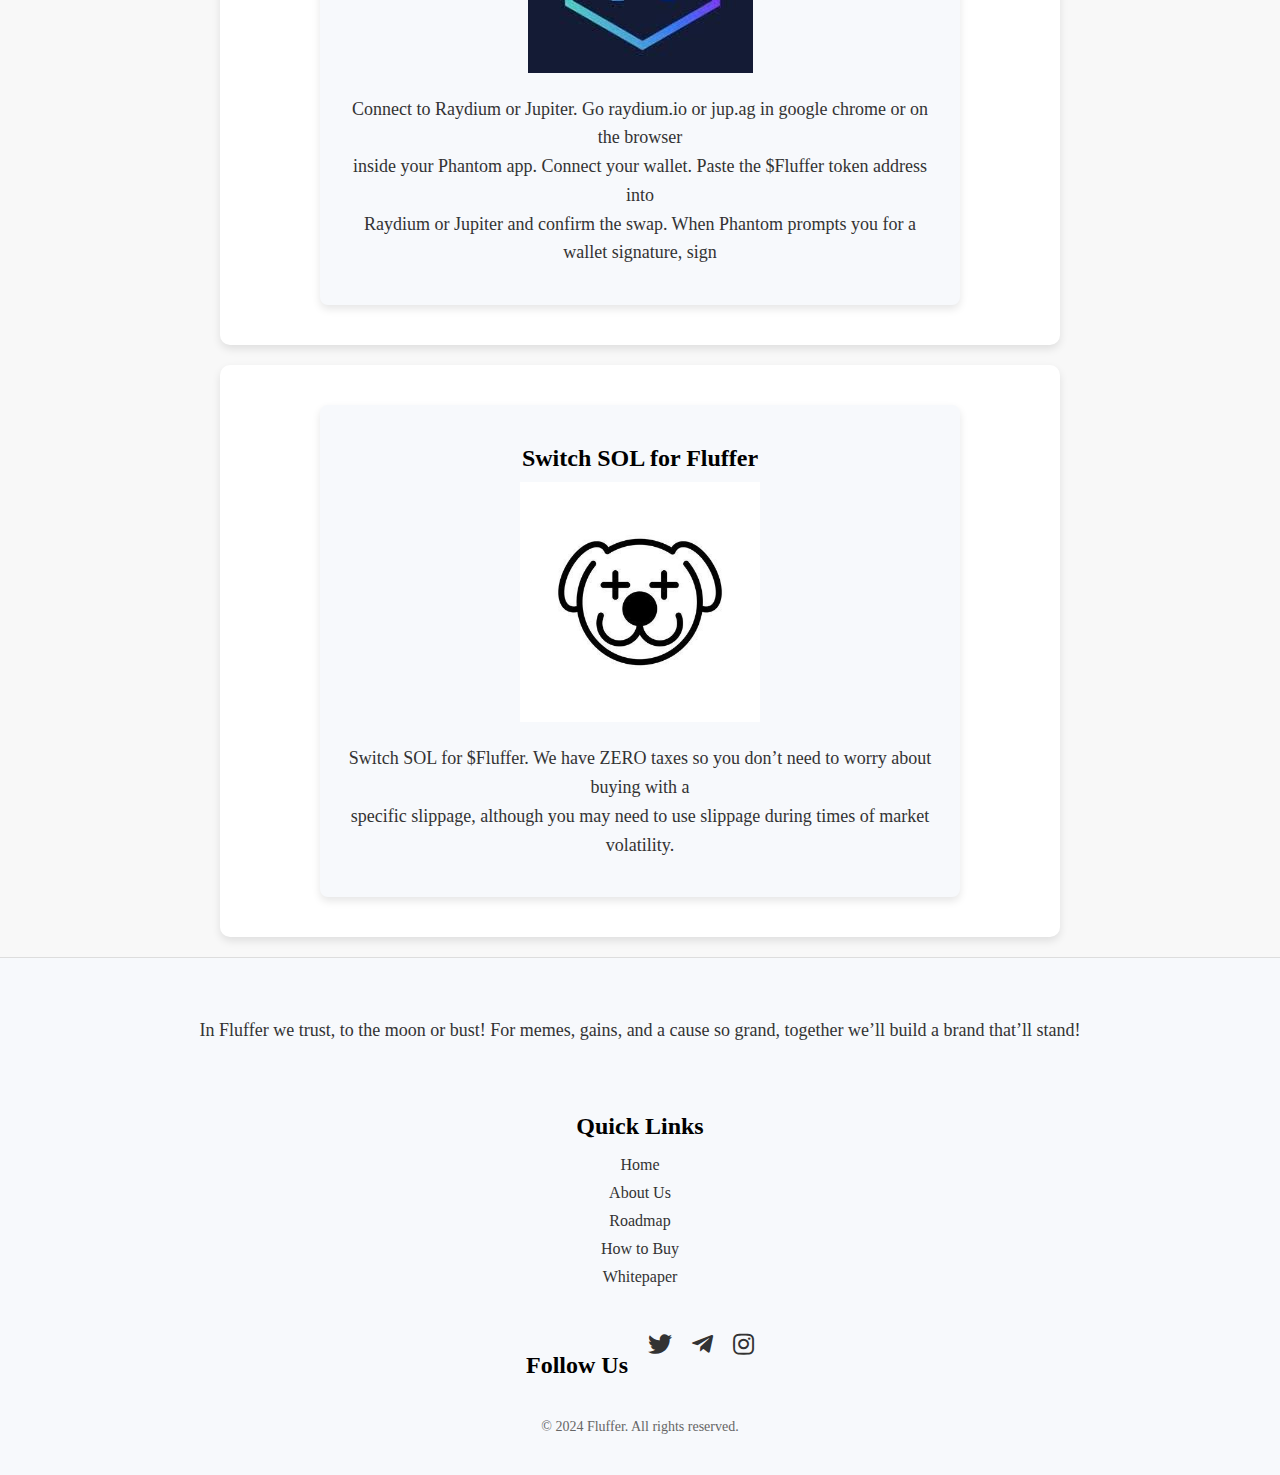
<file: howtobuy.html>
<!DOCTYPE html>
<html lang="en">
<head>
    <meta charset="UTF-8">
    <meta name="viewport" content="width=device-width, initial-scale=1.0">
    <link rel="stylesheet" href="css/navbar.css">
    <link rel="stylesheet" href="css/index1.css">
    <link rel="stylesheet" href="css/index2.css">
    <link rel="stylesheet" href="css/index3.css">
    <link rel="stylesheet" href="css/index4.css">
    <link rel="stylesheet" href="css/index5.css">
    <link rel="stylesheet" href="css/index6.css">
    <link rel="stylesheet" href="css/index7.css">
    <link rel="stylesheet" href="css/index8.css">
    <link rel="stylesheet" href="css/footer.css">
    <link rel="stylesheet" href="css/logo.css">
    <link rel="stylesheet" href="css/buy.css">
    <link rel="stylesheet" href="https://cdnjs.cloudflare.com/ajax/libs/font-awesome/5.15.4/css/all.min.css">
    <link rel="stylesheet" href="https://cdnjs.cloudflare.com/ajax/libs/font-awesome/5.15.4/css/all.min.css">

    <title>BUY NOW</title>
    <style>
        body {
            font-family: 'Comic Neue', cursive;
            margin: 0;
            padding: 0;
            overflow-x: hidden;
            background-color: #f8f8f8;
        }
        .wallet-address {
            display: flex;
            flex-direction: column;
            align-items: center;
            justify-content: center;
            margin-bottom: 20px;
            padding: 20px;
            border: 2px solid black;
            border-radius: 10px;
            background-color: #fff;
            box-shadow: 0 4px 8px rgba(0,0,0,0.1);
            max-width: 90%;
            margin: 0 auto;
            transition: transform 0.3s ease, box-shadow 0.3s ease;
        }
        .wallet-address:hover {
            transform: translateY(-5px);
            box-shadow: 0 8px 16px rgba(0,0,0,0.2);
        }
        .wallet-address span {
            font-size: 1.2em;
            color: black;
            word-break: break-all;
            text-align: center;
        }
        .copy-icon {
            cursor: pointer;
            font-size: 1.5em;
            color: black;
            margin-top: 10px;
        }
        .alert-box {
            display: none;
            position: fixed;
            bottom: 20px;
            left: 50%;
            transform: translateX(-50%);
            background-color: #ff69b4;
            color: white;
            padding: 10px 20px;
            border-radius: 5px;
            box-shadow: 0 4px 8px rgba(0,0,0,0.1);
        }
    </style>
</head>
<body>
    <nav class="navbar">
        <div class="logo"><img src="images/photo_2024-09-10_16-50-11.jpg" alt="" width="100px"></div> 
        <span id="logo">Fluffer</span>
        <ul class="nav-list">
          <li><a href="index.html">Home</a></li>
          <li><a href="about.html">About us</a></li>
          <li><a href="contact.html">Contact us</a></li>
          <li><a href="roadmap.html">RoadMap</a></li>
          <li><a href="howtobuy.html">How to Buy</a></li>
        </ul>
        <div class="menu-icon" onclick="openSidebar()">&#9776;</div>
    </nav>
    
    <div id="sidebar" class="sidebar">
        <div class="close-btn" onclick="closeSidebar()">&times;</div>
        <br><br><br><br>
        <ul class="sidebar-list">
            <li><a href="index.html">Home</a></li>
            <li><a href="about.html">About us</a></li>
            <li><a href="contact.html">Contact us</a></li>
            <li><a href="roadmap.html">RoadMap</a></li>
            <li><a href="howtobuy.html">How to Buy</a></li>
        </ul>
    </div>

    <section class="buy-section" >
        <h1>How to Buy $Fluffer</h1>
        
        <div class="wallet-address">
            <span>Wallet Address:<br style="color: black;"> AKYkEmhcoGdgc7kEqTBzr8UjXc5Y6uPXnW7EKjaxAHim</span>
            <i class="copy-icon fas fa-copy" onclick="copyToClipboard()"></i>
        </div>
        <br><br><br>
        <div class="steps">
            <div class="step">
                <img src="images/Phantom.png" alt="Create a Wallet Icon" class="step-icon" width="600px">
                <h2>Create a Wallet</h2>
                <p>Download Phantom or your wallet of choice from the app store or Google Play Store for free. For desktop users, download the Google Chrome extension by going to the Phantom app website.</p>
            </div>
        </div>
    </section>

    <section class="buy-section">
        <div class="steps">
            <div class="step">
                <h2>Get Some SOL</h2>
                <img src="images/sol.jpg" alt="">
                <p>Have SOL in your wallet to switch to $Fluffer. If you don’t have any SOL, you can buy SOL from an exchange or cross chain swap and send it to your wallet.</p>
            </div>
        </div>
    </section>

    <section class="buy-section">
        <div class="steps">
            <div class="step">
                <h2>Go to Raydium, Jupiter..</h2>
                <img src="images/raydium.jpg" alt="">
                <p>
                    Connect to Raydium or Jupiter. Go raydium.io or jup.ag in google chrome or on the browser <br>
                    inside your Phantom app. Connect your wallet. Paste the $Fluffer token address into <br>
                    Raydium or Jupiter and confirm the swap. When Phantom prompts you for a wallet signature, sign
                </p>
            </div>
        </div>
    </section>

    <section class="buy-section">
        <div class="steps">
            <div class="step">
                <h2>Switch SOL for Fluffer</h2>
                <img src="images/photo_2024-09-10_16-50-11.jpg" alt="" width="40%">
                <p>
                    Switch SOL for $Fluffer. We have ZERO taxes so you don’t need to worry about buying with a <br>
                    specific slippage, although you may need to use slippage during times of market volatility.
                </p>
            </div>
        </div>
    </section>

    <div class="alert-box" id="alert-box">Wallet address copied to clipboard!</div>

    <script src="scripts/navbar.js"></script>
    <script src="scripts/year.js"></script>
    <script>
        function copyToClipboard() {
            const text = 'AKYkEmhcoGdgc7kEqTBzr8UjXc5Y6uPXnW7EKjaxAHim';
            navigator.clipboard.writeText(text).then(() => {
                showAlert();
            }).catch(err => {
                console.error('Failed to copy: ', err);
            });
        }

        function showAlert() {
            const alertBox = document.getElementById('alert-box');
            alertBox.style.display = 'block';
            setTimeout(() => {
                alertBox.style.display = 'none';
            }, 3000);
        }
    </script>

<footer class="footer-section">
  <div class="footer-content">
    <div class="footer-text">
      <p>In Fluffer we trust, to the moon or bust! For memes, gains, and a cause so grand, together we’ll build a brand that’ll stand!</p>
    </div>
    <div class="footer-links">
      <h2>Quick Links</h2>
      <ul>
        <li><a href="#">Home</a></li>
        <li><a href="about.html">About Us</a></li>
        <li><a href="roadmap.html">Roadmap</a></li>
        <li><a href="howtobuy.html">How to Buy</a></li>
        <li><a href="https://docs.google.com/document/d/1W1K-RKzpoS7OqNFHoM2u6PG6VS1AWPOQDdvdRIeGoGw/edit#heading=h.rvydwwlspe0c">Whitepaper</a></li>
      </ul>
    </div>
    <div class="footer-social">
        <h2>Follow Us</h2>
        <a href="https://x.com/fluffersolana" target="_blank" class="social-icon">
          <i class="fab fa-twitter"></i>
        </a>
        <a href="https://t.me/fluffcoinfluffy" target="_blank" class="social-icon">
          <i class="fab fa-telegram-plane"></i>
        </a>
        <a href="https://t.me/+qYhFtEvkcUU0NWIx" target="_blank" class="social-icon">
          <i class="fab fa-instagram"></i>
        </a>
      </div>
  </div>
  <div class="footer-bottom">
    <p>&copy; 2024 Fluffer. All rights reserved.</p>
  </div>
</footer>
</body>
</html>
</file>
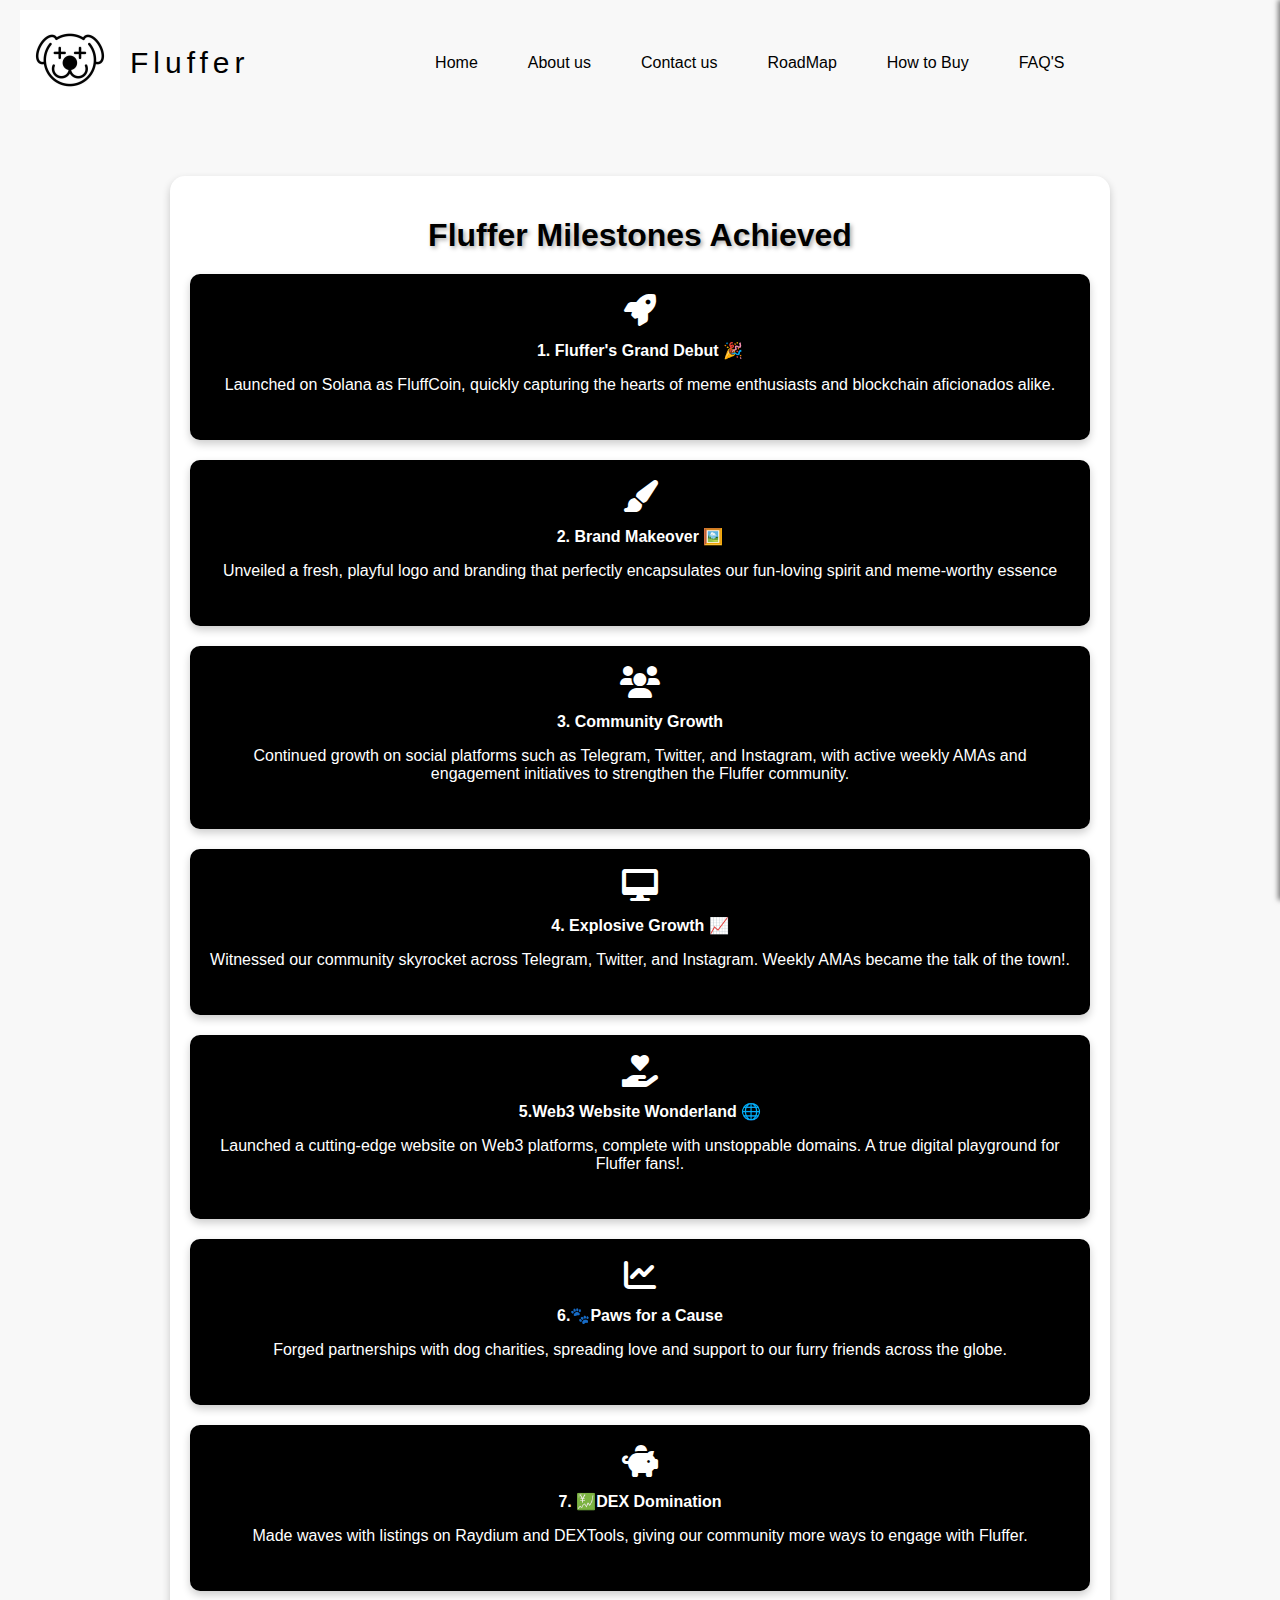
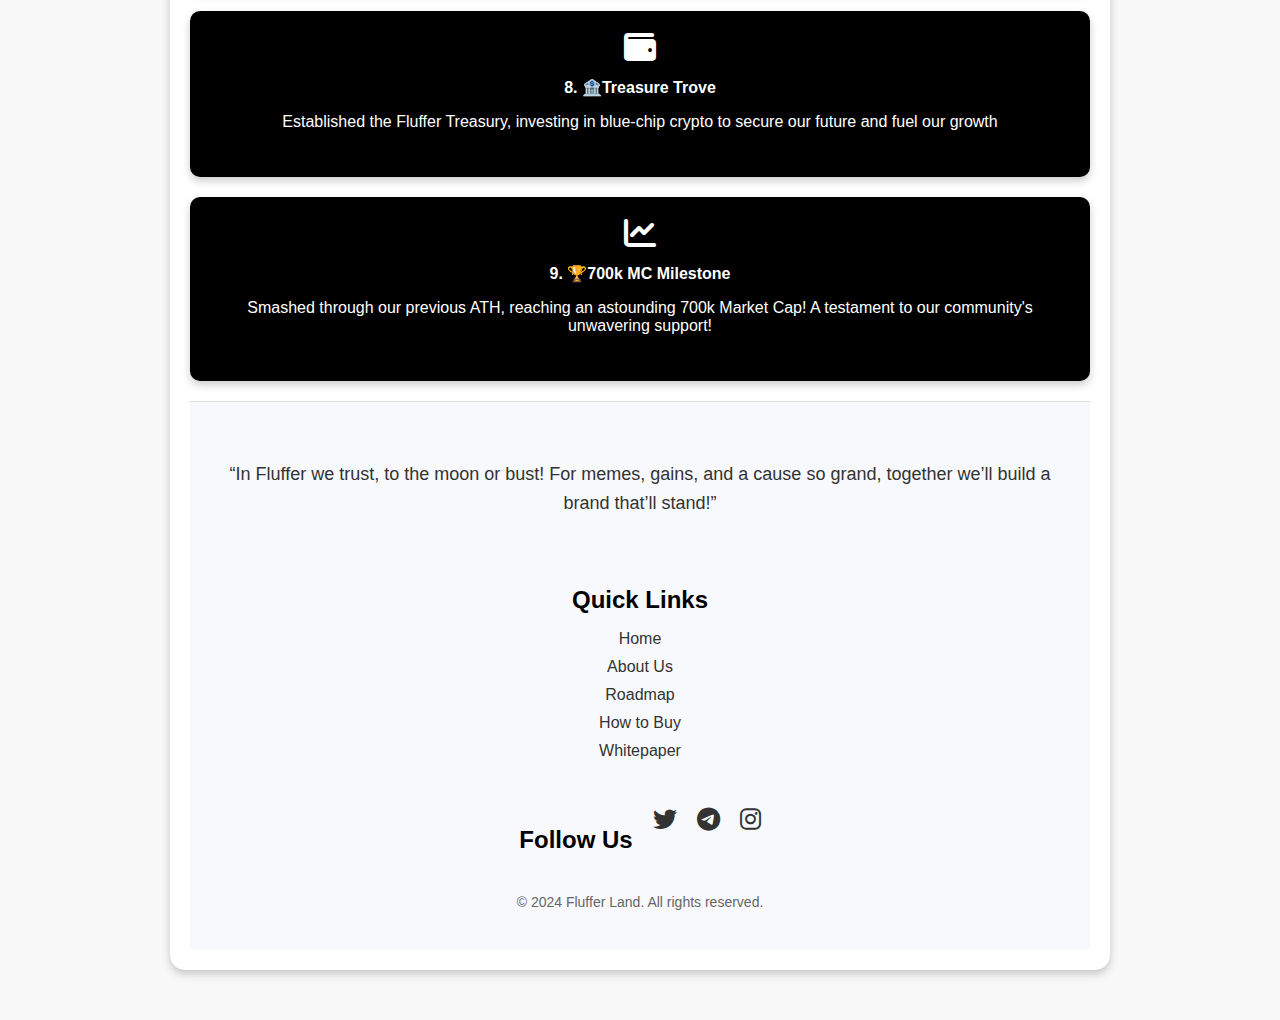
<file: milestones.html>
<!DOCTYPE html>
<html lang="en">
<head>
    <meta charset="UTF-8">
    <meta name="viewport" content="width=device-width, initial-scale=1.0">
    <link rel="stylesheet" href="css/milestones.css">
    <link rel="stylesheet" href="https://fonts.googleapis.com/css2?family=Comic+Neue:wght@400;700&display=swap">
    <link rel="stylesheet" href="https://cdnjs.cloudflare.com/ajax/libs/font-awesome/6.0.0-beta3/css/all.min.css">
    <link rel="stylesheet" href="css/footer.css">
    <link rel="stylesheet" href="css/navbar.css">
    <link rel="stylesheet" href="css/logo.css">
    <title>MILESTONES</title>
</head>
<body>

    <nav class="navbar">
        <div class="logo"><img src="images/photo_2024-09-10_16-50-11.jpg" alt="" width="100px"></div> <span id="logo">Fluffer</span>
        <ul class="nav-list">
          <li><a href="index.html">Home</a></li>
          <li><a href="about.html">About us</a></li>
          <li><a href="contact.html">Contact us</a></li>
          <li><a href="roadmap.html">RoadMap</a></li>
          <li><a href="howtobuy.html">How to Buy</a></li>
          <li><a href="FAQ.HTML">FAQ'S</a></li>
        </ul>
        <div class="menu-icon" onclick="openSidebar()">&#9776;</div>
    </nav>
    
    <div id="sidebar" class="sidebar">
        <div class="close-btn" onclick="closeSidebar()">&times;</div>
        <br><br><br><br>
        <ul class="sidebar-list">
            <li><a href="index.html">Home</a></li>
            <li><a href="about.html">About us</a></li>
            <li><a href="contact.html">Contact us</a></li>
            <li><a href="roadmap.html">RoadMap</a></li>
            <li><a href="howtobuy.html">How to Buy</a></li>
            <li><a href="FAQ.HTML">FAQ'S</a></li>
        </ul>
    </div>
    
    <section class="milestones-container">
        <h1 class="milestones-header">Fluffer Milestones Achieved</h1>
        
        <div class="milestone-item">
            <i class="milestone-icon fas fa-rocket"></i>
            <div class="milestone-text">
                <strong>1.  Fluffer's Grand Debut 🎉 </strong>
                <p>Launched on Solana as FluffCoin, quickly capturing the hearts of meme enthusiasts and blockchain aficionados alike.</p>
            </div>
        </div>
    
        <div class="milestone-item">
            <i class="milestone-icon fas fa-paint-brush"></i>
            <div class="milestone-text">
                <strong>2. Brand Makeover 🖼️</strong>
                <p>Unveiled a fresh, playful logo and branding that perfectly encapsulates our fun-loving spirit and meme-worthy essence</p>
            </div>
        </div>
    
        <div class="milestone-item">
            <i class="milestone-icon fas fa-users"></i>
            <div class="milestone-text">
                <strong>3. Community Growth</strong>
                <p>Continued growth on social platforms such as Telegram, Twitter, and Instagram, with active weekly AMAs and engagement initiatives to strengthen the Fluffer community.</p>
            </div>
        </div>
    
        <div class="milestone-item">
            <i class="milestone-icon fas fa-desktop"></i>
            <div class="milestone-text">
                <strong>4. Explosive Growth 📈</strong>
                <p> Witnessed our community skyrocket across Telegram, Twitter, and Instagram. Weekly AMAs became the talk of the town!.</p>
            </div>
        </div>
    
        <div class="milestone-item">
            <i class="milestone-icon fas fa-hand-holding-heart"></i>
            <div class="milestone-text">
                <strong>5.Web3 Website Wonderland 🌐</strong>
                <p> Launched a cutting-edge website on Web3 platforms, complete with unstoppable domains. A true digital playground for Fluffer fans!.</p>
            </div>
        </div>
    
        <div class="milestone-item">
            <i class="milestone-icon fas fa-chart-line"></i>
            <div class="milestone-text">
                <strong>6.🐾Paws for a Cause</strong>
                <p>Forged partnerships with dog charities, spreading love and support to our furry friends across the globe.</p>
            </div>
        </div>
    
        <div class="milestone-item">
            <i class="milestone-icon fas fa-piggy-bank"></i>
            <div class="milestone-text">
                <strong>7. 💹DEX Domination</strong>
                <p>Made waves with listings on Raydium and DEXTools, giving our community more ways to engage with Fluffer.</p>
            </div>
        </div>
    
        <div class="milestone-item">
            <i class="milestone-icon fas fa-wallet"></i>
            <div class="milestone-text">
                <strong>8. 🏦Treasure Trove</strong>
                <p>Established the Fluffer Treasury, investing in blue-chip crypto to secure our future and fuel our growth</p>
            </div>
        </div>

        <div class="milestone-item">
            <i class="milestone-icon fas fa-chart-line"></i>
            <div class="milestone-text">
                <strong> 9. 🏆700k MC Milestone</strong>
                <p>Smashed through our previous ATH, reaching an astounding 700k Market Cap! A testament to our community's unwavering support!</p>
            </div>
        </div>
    
        <!-- Future Milestones (Roadmap)
        <div class="milestones-future">
            <h2>Future Milestones (Roadmap)</h2>
            <div class="milestone-item">
                <i class="milestone-icon fas fa-palette"></i>
                <div class="milestone-text">
                    <strong>Introduction of Digital Art and Fluffer Merchandise</strong>
                    <p>Launch digital art collections and Fluffer-branded merchandise to engage the community and broaden brand visibility.</p>
                </div>
            </div>
    
            <div class="milestone-item">
                <i class="milestone-icon fas fa-handshake"></i>
                <div class="milestone-text">
                    <strong>Strategic Partnerships and More Exchange Listings</strong>
                    <p>Collaborate with new partners and work towards listings on CoinGecko, CoinMarketCap, and other exchanges to increase market accessibility.</p>
                </div>
            </div>
    
            <div class="milestone-item">
                <i class="milestone-icon fas fa-hand-holding-heart"></i>
                <div class="milestone-text">
                    <strong>Long-Term Community-Driven Staking System and Charity Initiatives</strong>
                    <p>Develop a staking system to incentivize long-term holding while continuing charity partnerships to support dog-related causes globally.</p>
                </div>
            </div>

            <div class="milestone-item">
                <i class="milestone-icon fas fa-coins"></i>
                <div class="milestone-text">
                    <strong>Getting Listed on CoinGecko and CoinMarketCap</strong>
                    <p>A monumental step forward! These listings will enhance our visibility and credibility in the crypto space.</p>
                </div>
            </div>

            <div class="milestone-item">
                <i class="milestone-icon fas fa-wallet"></i>
                <div class="milestone-text">
                    <strong>Launching a Treasury Wallet</strong>
                    <p>We’re excited to introduce a treasury wallet that will invest in blue-chip tokens and early-stage projects, furthering our mission and ensuring sustained growth.</p>
                </div>
            </div>

            <div class="milestone-item">
                <i class="milestone-icon fas fa-paw"></i>
                <div class="milestone-text">
                    <strong>Giving Back to Dog Organizations Worldwide 🐶</strong>
                    <p>Helping our furry friends remains at the heart of Fluffer. We’re committed to supporting dog charities globally to make a tangible impact.</p>
                </div>
            </div>

            <div class="milestone-item">
                <i class="milestone-icon fas fa-handshake"></i>
                <div class="milestone-text">
                    <strong>Expanding Our Reach</strong>
                    <p>We’re adding more liquidity and actively working toward multiple CEX listings to grow our community and market accessibility.</p>
                </div>
            </div>

            <div class="milestone-item">
                <i class="milestone-icon fas fa-store"></i>
                <div class="milestone-text">
                    <strong>Fluffer Shopify Store Launch 🛍️</strong>
                    <p>Coming next week! Get ready for Fluffer-themed merch that you’ll absolutely adore. Stay tuned for exclusive updates!</p>
                </div>
            </div>
            
        </div>
    </section> -->
    

    <footer class="footer-section">
        <div class="footer-content">
          <div class="footer-text">
            <p>“In Fluffer we trust, to the moon or bust! For memes, gains, and a cause so grand, together we’ll build a brand that’ll stand!”</p>
          </div>
          <div class="footer-links">
            <h2>Quick Links</h2>
            <ul>
              <li><a href="#">Home</a></li>
              <li><a href="about.html">About Us</a></li>
              <li><a href="roadmap.html">Roadmap</a></li>
              <li><a href="howtobuy.html">How to Buy</a></li>
              <li><a href="https://docs.google.com/document/d/1W1K-RKzpoS7OqNFHoM2u6PG6VS1AWPOQDdvdRIeGoGw/edit#heading=h.rvydwwlspe0c">Whitepaper</a></li>
            </ul>
          </div>
          <div class="footer-social">
            <h2>Follow Us</h2>
            <a href="https://x.com/fluffersolana" target="_blank" class="social-icon">
              <i class="fab fa-twitter"></i>
            </a>
            <a href="https://t.me/fluffcoinfluffy" target="_blank" class="social-icon">
              <i class="fab fa-telegram-plane"></i>
            </a>
            <a href="https://t.me/+qYhFtEvkcUU0NWIx" target="_blank" class="social-icon">
              <i class="fab fa-instagram"></i>
            </a>
          </div>
          <div class="footer-bottom">
            <p>&copy; <span id="year">2024</span> Fluffer Land. All rights reserved.</p>
          </div>
        </div>
    </footer>
    
    <script src="scripts/navbar.js"></script>
</body>
</html>
</file>
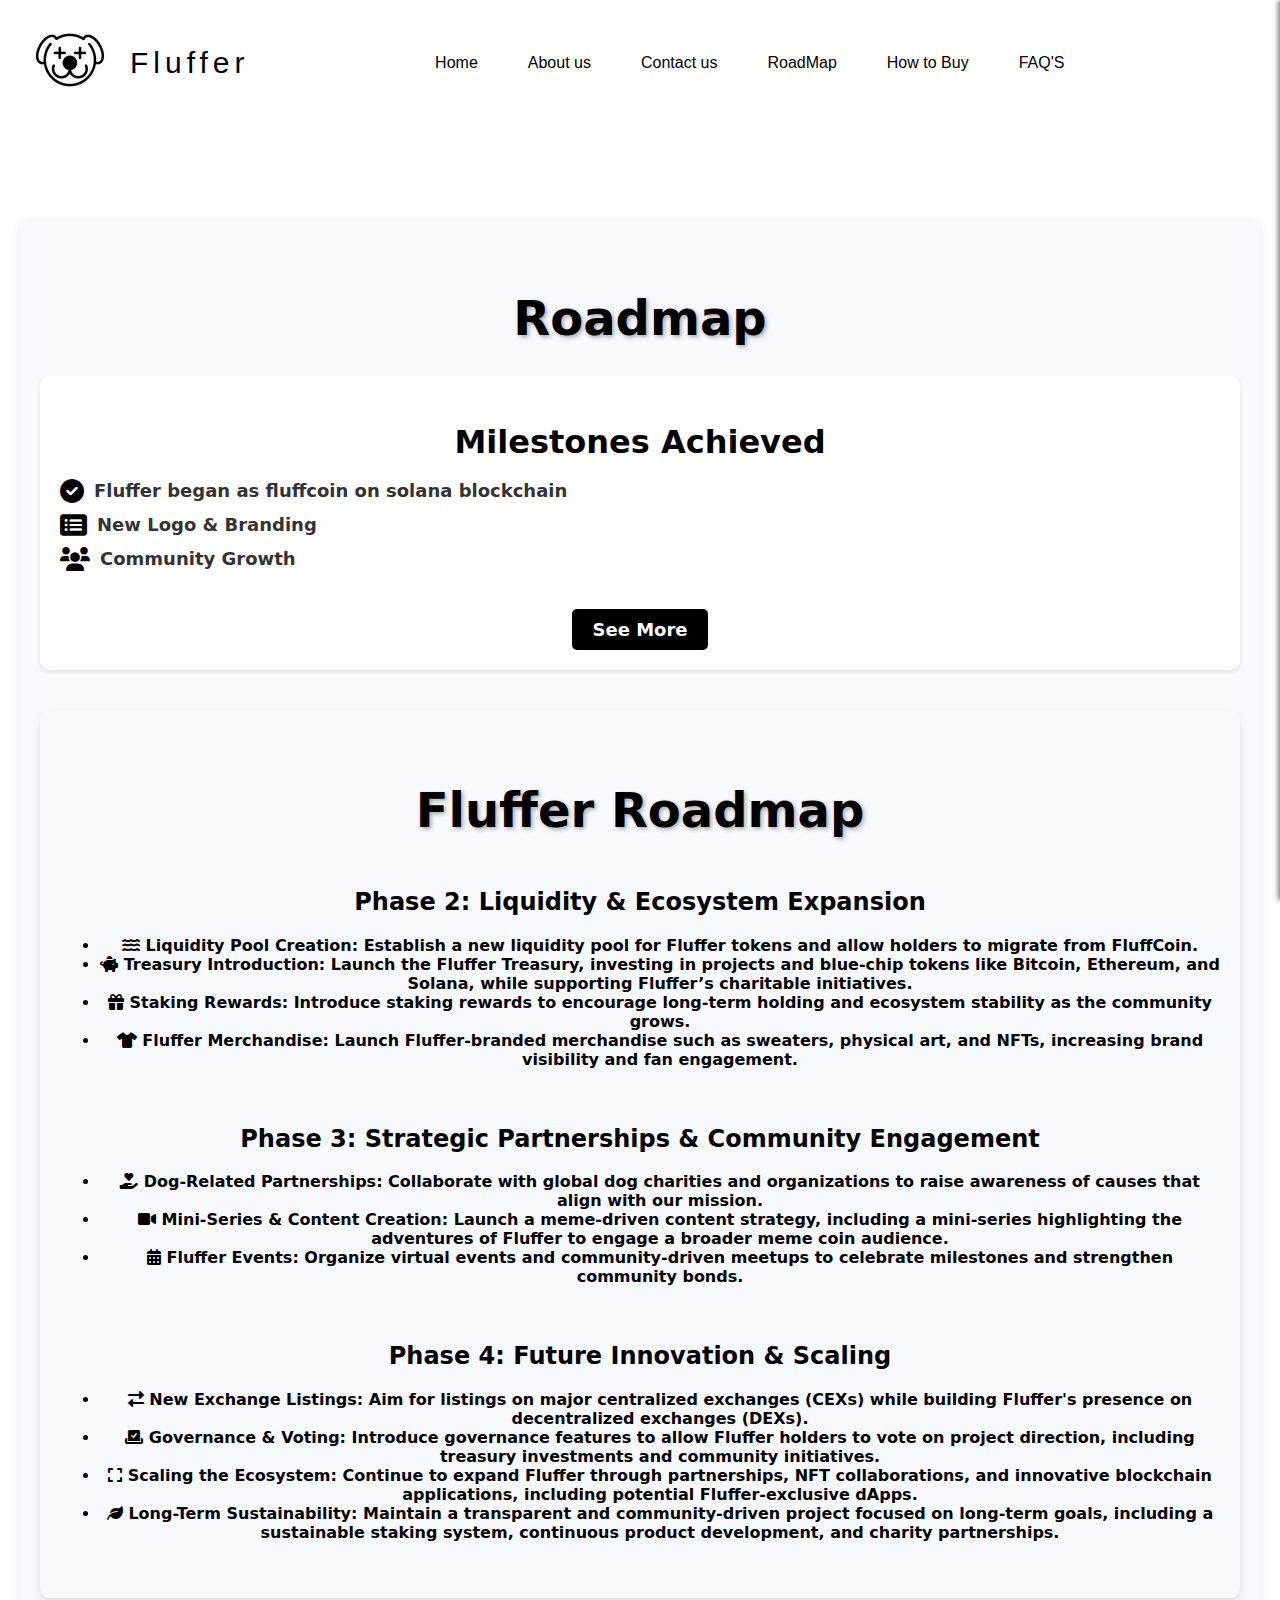
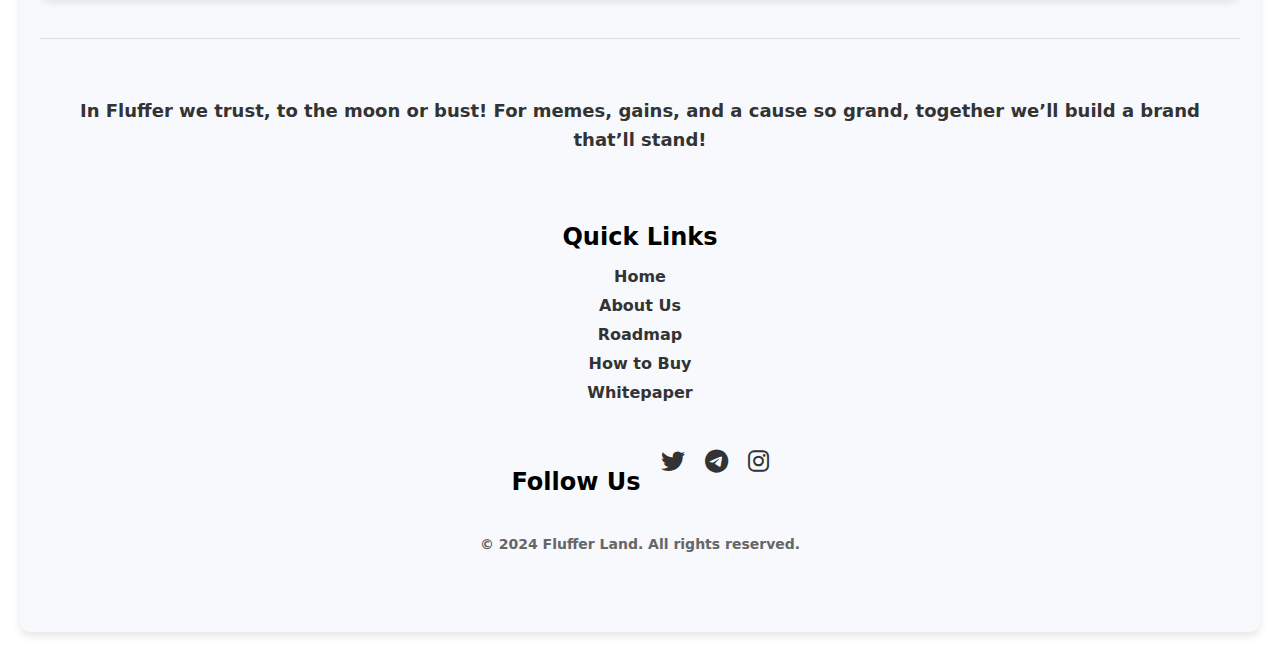
<file: roadmap.html>
<!DOCTYPE html>
<html lang="en">
<head>
    <meta charset="UTF-8">
    <meta name="viewport" content="width=device-width, initial-scale=1.0">
    <link rel="stylesheet" href="https://cdnjs.cloudflare.com/ajax/libs/font-awesome/6.0.0-beta3/css/all.min.css">
    <link rel="stylesheet" href="https://fonts.googleapis.com/css2?family=Baloo+2:wght@700&display=swap">

    <link rel="stylesheet" href="https://fonts.googleapis.com/css2?family=Comic+Neue:wght@400;700&display=swap">
    <link rel="stylesheet" href="https://cdnjs.cloudflare.com/ajax/libs/font-awesome/6.0.0-beta3/css/all.min.css">
    <link rel="stylesheet" href="css/roadmap.css">
    <link rel="stylesheet" href="css/footer.css">
    <link rel="stylesheet" href="css/navbar.css">
    <link rel="stylesheet" href="css/logo.css">
    
    <title>ROADMAP</title>
</head>
<body>

  <nav class="navbar">
    <div class="logo"><img src="images/photo_2024-09-10_16-50-11.jpg" alt="" width="100px"></div> <span id="logo">Fluffer</span>
    <ul class="nav-list">
      <li><a href="#">Home</a></li>
      <li><a href="about.html">About us</a></li>
      <li><a href="contact.html">Contact us</a></li>
      <li><a href="roadmap.html">RoadMap</a></li>
      <li><a href="howtobuy.html">How to Buy</a></li>
      <li><a href="FAQ.HTML">FAQ'S</a></li>

    </ul>
    <!-- <button class="live-chart">Live Chart</button> -->
    <div class="menu-icon" onclick="openSidebar()">&#9776;</div>
  </nav>

  <div id="sidebar" class="sidebar">
    <div class="close-btn" onclick="closeSidebar()">&times;</div>
    <br><br><br><br>
    <ul class="sidebar-list">
        <li><a href="#">Home</a></li>
        <li><a href="about.html">About us</a></li>
        <li><a href="contact.html">Contact us</a></li>
        <li><a href="roadmap.html">RoadMap</a></li>
        <li><a href="howtobuy.html">How to Buy</a></li>
        <li><a href="FAQ.HTML">FAQ'S</a></li>
    </ul>
  </div>
    <br><br><br><br>
    
    <section class="roadmap-section">
        <h1>Roadmap</h1>
        <div class="roadmap-content">
          <div class="milestones">
            <h2>Milestones Achieved</h2>
            <ul>
              <li><i class="fas fa-check-circle"></i> Fluffer began as fluffcoin on solana blockchain </li>
              <li><i class="fas fa-list-alt"></i>New Logo & Branding</li>
              <li><i class="fas fa-users"></i> Community Growth</li>
            </ul>
            <a href="milestones.html" class="buy-now-button" style="    display: inline-block;
            padding: 10px 20px;
            font-size: 1.125rem;
            font-weight: bold;
            color: #ffffff;
            background-color: black;
            border: none;
            border-radius: 5px;
            text-decoration: none;
            margin-top: 20px;
            transition: background-color 0.3s ease, transform 0.3s ease;">See More</a>


          </div>
      
          <section class="roadmap-section">
            <h1>Fluffer Roadmap</h1>
            <div class="roadmap-content">
        
                <!-- <div class="roadmap-phase">
                    <h2>Phase 1: Rebranding & Foundation</h2>
                    <ul>
                        <li><i class="fas fa-paw"></i> <strong>New Logo & Branding:</strong> Launch Fluffer’s new logo and memeable brand identity to stand out and be easily recognizable.</li>
                        <li><i class="fas fa-globe"></i> <strong>Website Overhaul:</strong> Migrate to new website.</li>
                        <li><i class="fas fa-sync-alt"></i> <strong>SPL Contract Migration:</strong> Begin migration from the original FluffCoin SPL contract to the new Fluffer contract for a more unique and recognizable token.</li>
                        <li><i class="fas fa-users"></i> <strong>Community Growth:</strong> Expand outreach across social platforms, start building new channels for Fluffer. Increase engagement with weekly AMAs, memes, and content creation.</li>
                        <li><i class="fas fa-bullhorn"></i> <strong>Press & Awareness:</strong> Launch PR campaigns with platforms like CoinScribble and crypto news outlets to build Fluffer’s visibility.</li>
                    </ul>
                </div> -->
        
                <div class="roadmap-phase">
                    <h2>Phase 2: Liquidity & Ecosystem Expansion</h2>
                    <ul>
                        <li><i class="fas fa-water"></i> <strong>Liquidity Pool Creation:</strong> Establish a new liquidity pool for Fluffer tokens and allow holders to migrate from FluffCoin.</li>
                        <li><i class="fas fa-piggy-bank"></i> <strong>Treasury Introduction:</strong> Launch the Fluffer Treasury, investing in projects and blue-chip tokens like Bitcoin, Ethereum, and Solana, while supporting Fluffer’s charitable initiatives.</li>
                        <li><i class="fas fa-gift"></i> <strong>Staking Rewards:</strong> Introduce staking rewards to encourage long-term holding and ecosystem stability as the community grows.</li>
                        <li><i class="fas fa-tshirt"></i> <strong>Fluffer Merchandise:</strong> Launch Fluffer-branded merchandise such as sweaters, physical art, and NFTs, increasing brand visibility and fan engagement.</li>
                    </ul>
                </div>
        
                <div class="roadmap-phase">
                    <h2>Phase 3: Strategic Partnerships & Community Engagement</h2>
                    <ul>
                        <li><i class="fas fa-hand-holding-heart"></i> <strong>Dog-Related Partnerships:</strong> Collaborate with global dog charities and organizations to raise awareness of causes that align with our mission.</li>
                        <li><i class="fas fa-video"></i> <strong>Mini-Series & Content Creation:</strong> Launch a meme-driven content strategy, including a mini-series highlighting the adventures of Fluffer to engage a broader meme coin audience.</li>
                        <li><i class="fas fa-calendar-alt"></i> <strong>Fluffer Events:</strong> Organize virtual events and community-driven meetups to celebrate milestones and strengthen community bonds.</li>
                    </ul>
                </div>
        
                <div class="roadmap-phase">
                    <h2>Phase 4: Future Innovation & Scaling</h2>
                    <ul>
                        <li><i class="fas fa-exchange-alt"></i> <strong>New Exchange Listings:</strong> Aim for listings on major centralized exchanges (CEXs) while building Fluffer's presence on decentralized exchanges (DEXs).</li>
                        <li><i class="fas fa-vote-yea"></i> <strong>Governance & Voting:</strong> Introduce governance features to allow Fluffer holders to vote on project direction, including treasury investments and community initiatives.</li>
                        <li><i class="fas fa-expand"></i> <strong>Scaling the Ecosystem:</strong> Continue to expand Fluffer through partnerships, NFT collaborations, and innovative blockchain applications, including potential Fluffer-exclusive dApps.</li>
                        <li><i class="fas fa-leaf"></i> <strong>Long-Term Sustainability:</strong> Maintain a transparent and community-driven project focused on long-term goals, including a sustainable staking system, continuous product development, and charity partnerships.</li>
                    </ul>
                </div>
        
            </div>
        </section>
      <footer class="footer-section">
        <div class="footer-content">
          <div class="footer-text">
            <p>In Fluffer we trust, to the moon or bust! For memes, gains, and a cause so grand, together we’ll build a brand that’ll stand!</p>
          </div>
          <div class="footer-links">
            <h2>Quick Links</h2>
            <ul>
              <li><a href="#">Home</a></li>
              <li><a href="about.html">About Us</a></li>
              <li><a href="roadmap.html">Roadmap</a></li>
              <li><a href="howtobuy.html">How to Buy</a></li>
              <li><a href="https://docs.google.com/document/d/1W1K-RKzpoS7OqNFHoM2u6PG6VS1AWPOQDdvdRIeGoGw/edit#heading=h.rvydwwlspe0c">Whitepaper</a></li>
            </ul>
          </div>
          <div class="footer-social">
            <h2>Follow Us</h2>
            <a href="https://x.com/fluffersolana" target="_blank" class="social-icon">
              <i class="fab fa-twitter"></i>
            </a>
            <a href="https://t.me/fluffcoinfluffy" target="_blank" class="social-icon">
              <i class="fab fa-telegram-plane"></i>
            </a>
            <a href="https://t.me/+qYhFtEvkcUU0NWIx" target="_blank" class="social-icon">
              <i class="fab fa-instagram"></i>
            </a>
          </div>
          <div class="footer-bottom">
            <p>&copy; <span id="year">2024</span> Fluffer Land. All rights reserved.</p>
          </div>
        </div>
      </footer>
      <script src="scripts/navbar.js"></script>
</body>
</html>
</file>
<file: css/navbar.css>
body {
    font-family: Arial, sans-serif;
    margin: 0;
    padding: 0;
  }
  
  .navbar {
    display: flex;
    align-items: center;
    justify-content: space-between;
    padding: 10px 20px;
    position: relative;
    z-index: 1;
  }
  
  .logo {
    font-size: 24px;
    font-weight: bold;
  }
  
  .nav-list {
    list-style: none;
    display: flex;
    justify-content: center;
    flex-grow: 1;
    margin: 0;
    padding: 0;
  }
  
  .nav-list li {
    margin: 0 15px;
  }
  
  .nav-list a {
    text-decoration: none;
    color: black;
    padding: 5px 10px;
    transition: background-color 0.3s ease;
  }
  
  .nav-list a:hover {
    background-color: lightgray;
    border-radius: 5px;
  }
  
  /* .live-chart {
    background-color: #007bff;
    color: white;
    border: none;
    padding: 10px 20px;
    cursor: pointer;
    transition: background-color 0.3s ease;
  }
  
  .live-chart:hover {
    background-color: #0056b3;
  } */
  
  .menu-icon {
    display: none;
    font-size: 30px;
    cursor: pointer;
  }
  
  .sidebar {
    position: fixed;
    top: 0;
    right: -100%;
    width: 100%;
    height: 100%;
    background-color: white;
    box-shadow: -2px 0 5px rgba(0, 0, 0, 0.5);
    z-index: 20;
    transition: transform 0.3s ease;
  }
  
  .sidebar.open {
    transform: translateX(-100%);
  }
  
  .sidebar .close-btn {
    position: absolute;
    top: 20px;
    right: 20px;
    font-size: 30px;
    cursor: pointer;
  }
  
  .sidebar-list {
    list-style: none;
    padding: 0;
    margin-top: 60px;
    transition: 1s;
  }
  
  .sidebar-list li {
    padding: 15px;
    text-align: center;
    transition: 1s;

  }
  
  .sidebar-list a {
    text-decoration: none;
    color: black;
    display: block;
    transition: background-color 0.3s ease;
    transition: 1s;

  }
  
  .sidebar-list a:hover {
    color: #ff69b4;
  }
  
  @media (max-width: 768px) {
    .nav-list {
      display: none;
    }
  
    .menu-icon {
      display: block;
    }
  
    .live-chart {
      display: none;
    }

    .sidebar-list{
        font-weight: bold;
        font-family: system-ui, -apple-system, BlinkMacSystemFont, 'Segoe UI', Roboto, Oxygen, Ubuntu, Cantarell, 'Open Sans', 'Helvetica Neue', sans-serif;
        font-size: 20px;
    }
  }
</file>
<file: css/index1.css>
@import url('https://fonts.googleapis.com/css2?family=Baloo+2:wght@700&display=swap');

body {
  font-family: 'Baloo 2', cursive;
  margin: 0;
  padding: 0;
  background-color: white; /* Light background color for a playful look */
}

.welcome-section {
  display: flex;
  flex-direction: column;
  align-items: center;
  justify-content: center;
  height: 100vh;
  text-align: center;
  padding: 20px;
  animation: fadeIn 2s ease-in-out;
}

.welcome-section h1 {
  font-size: 5rem;
  font-weight: bold;
  text-transform: uppercase;
  margin-bottom: 20px;
  animation: bounceIn 1.5s ease-in-out;
}

.image-circle {
  width: 400px;
  height: 400px;
  border-radius: 50%;
  overflow: hidden;
  display: flex;
  align-items: center;
  justify-content: center;
  animation: rotate 10s linear infinite, gradient-border 5s linear infinite;
  border: 10px solid transparent;
  background-image: linear-gradient(), linear-gradient(45deg, red, yellow, green, cyan, blue, violet);
  background-origin: border-box;
  background-clip: content-box, border-box;
  box-shadow: 0 0 20px red; /* Initial box shadow color */
}

.image-circle img {
  width: 120%;
  height: 120%;
  object-fit: cover;
  margin-top: -10%;
}

@media (max-width: 768px) {
  .welcome-section h1 {
    font-size: 4rem;
  }
  
  .image-circle {
    width: 350px;
    height: 350px;
  }

  .image-circle img {
    width: 150%;
    height: 150%;
    margin-top: -25%;
  }
}

@media (max-width: 480px) {
  .welcome-section h1 {
    font-size: 3rem;
    position: relative;
    bottom: 70px;
  }

  .image-circle {
    width: 340px;
    height: 340px;
    background-color: transparent;
    border: solid 1px grey;
    position: relative;
    bottom: 70px;
  }

  .image-circle img {
    width: 150%;
    height: 150%;
    margin-top: -40%;
    position: relative;
    top: 60px;
  }
}

/* Animations */
@keyframes fadeIn {
  0% {
    opacity: 0;
  }
  100% {
    opacity: 1;
  }
}

@keyframes bounceIn {
  0%, 20%, 40%, 60%, 80%, 100% {
    animation-timing-function: cubic-bezier(0.215, 0.61, 0.355, 1);
  }
  0% {
    opacity: 0;
    transform: scale3d(0.3, 0.3, 0.3);
  }
  20% {
    transform: scale3d(1.1, 1.1, 1.1);
  }
  40% {
    transform: scale3d(0.9, 0.9, 0.9);
  }
  60% {
    opacity: 1;
    transform: scale3d(1.03, 1.03, 1.03);
  }
  80% {
    transform: scale3d(0.97, 0.97, 0.97);
  }
  100% {
    opacity: 1;
    transform: scale3d(1, 1, 1);
  }
}

@keyframes zoomIn {
  0% {
    opacity: 0;
    transform: scale3d(0.3, 0.3, 0.3);
  }
  50% {
    opacity: 1;
  }
}

@keyframes rotate {
  0% {
    transform: rotate(0deg);
  }
  100% {
    transform: rotate(360deg);
  }
}

@keyframes gradient-border {
  0% {
    border-color: red;
    box-shadow: 0 0 20px red;
  }
  16.67% {
    border-color: yellow;
    box-shadow: 0 0 20px yellow;
  }
  33.34% {
    border-color: green;
    box-shadow: 0 0 20px green;
  }
  50% {
    border-color: cyan;
    box-shadow: 0 0 20px cyan;
  }
  66.67% {
    border-color: blue;
    box-shadow: 0 0 20px blue;
  }
  83.34% {
    border-color: violet;
    box-shadow: 0 0 20px violet;
  }
  100% {
    border-color: red;
    box-shadow: 0 0 20px red;
  }
}
</file>
<file: css/index2.css>
body {
    font-family: 'Baloo 2', cursive;
    margin: 0;
    padding: 0;
    background-color: white;
  }

  .about-section {
    display: flex;
    flex-direction: column;
    align-items: center;
    justify-content: center;
    height: 100vh;
    text-align: center;
    padding: 20px;
    animation: fadeIn 2s ease-in-out;
  }

  .about-section h1 {
    font-size: 3rem;
    font-weight: bold;
    text-transform: uppercase;
    margin-bottom: 20px;
    animation: bounceIn 1.5s ease-in-out;
    color: black; /* A playful pink color */
    text-shadow: 2px 2px 4px #aaa;
  }

  .about-section p {
    font-size: 1.5rem;
    color: #555;
    max-width: 800px;
    margin: 0 auto;
    padding: 20px;
    box-shadow: 0 0 10px rgba(0, 0, 0, 0.1);
    background-color: white;
    border-radius: 15px;
    animation: slideIn 1.5s ease-in-out;
  }

  @media (max-width: 768px) {
    .about-section h1 {
      font-size: 2.5rem;
      position: relative;
      bottom: 400px;
    }

    .about-section p {
      font-size: 1.2rem;
      position: relative;
      bottom: 400px;
    }
  }

  @media (max-width: 480px) {
    .about-section h1 {
      font-size: 2rem;
    }

    .about-section p {
      font-size: 1rem;
    }
  }

  /* Animations */
  @keyframes fadeIn {
    0% {
      opacity: 0;
    }
    100% {
      opacity: 1;
    }
  }

  @keyframes bounceIn {
    0%, 20%, 40%, 60%, 80%, 100% {
      animation-timing-function: cubic-bezier(0.215, 0.61, 0.355, 1);
    }
    0% {
      opacity: 0;
      transform: scale3d(0.3, 0.3, 0.3);
    }
    20% {
      transform: scale3d(1.1, 1.1, 1.1);
    }
    40% {
      transform: scale3d(0.9, 0.9, 0.9);
    }
    60% {
      opacity: 1;
      transform: scale3d(1.03, 1.03, 1.03);
    }
    80% {
      transform: scale3d(0.97, 0.97, 0.97);
    }
    100% {
      opacity: 1;
      transform: scale3d(1, 1, 1);
    }
  }

  @keyframes slideIn {
    0% {
      opacity: 0;
      transform: translateY(50px);
    }
    100% {
      opacity: 1;
      transform: translateY(0);
    }
  }
</file>
<file: css/index3.css>
body {
    font-family: 'Baloo 2', cursive;
    margin: 0;
    padding: 0;
    background-color: white;
  }

  .kyc-section {
    display: flex;
    flex-direction: column;
    align-items: center;
    justify-content: center;
    height: 100vh;
    text-align: center;
    padding: 20px;
    animation: fadeIn 2s ease-in-out;
  }

  .kyc-section h1 {
    font-size: 3rem;
    font-weight: bold;
    text-transform: uppercase;
    margin-bottom: 20px;
    animation: bounceIn 1.5s ease-in-out;
    color: BLACK;
    text-shadow: 2px 2px 4px #aaa;
  }

  .kyc-section img {
    width: 300px;
    height: auto;
    border-radius: 15px;
    transition: transform 0.3s ease-in-out, box-shadow 0.3s ease-in-out;
    animation: zoomIn 1.5s ease-in-out;
    box-shadow: 0 0 10px rgba(0, 0, 0, 0.1);
  }

  .kyc-section img:hover {
    transform: scale(1.1);
    box-shadow: 0 0 20px rgba(0, 0, 0, 0.3);
  }

  .kyc-section p {
    font-size: 1.5rem;
    color: #555;
    max-width: 800px;
    margin: 0 auto;
    padding: 20px;
    background-color: #fff;
    border-radius: 15px;
    box-shadow: 0 0 10px rgba(0, 0, 0, 0.1);
    animation: slideIn 1.5s ease-in-out;
  }

  @media (max-width: 768px) {
    .kyc-section h1 {
      font-size: 2.5rem;
      position: relative;
      bottom: 120%;
    }



    #img{
        position: relative;
        bottom: 120%;  
    }

  }

  @media (max-width: 480px) {
    .kyc-section h1 {
      font-size: 2rem;
    }


  }

  /* Animations */
  @keyframes fadeIn {
    0% {
      opacity: 0;
    }
    100% {
      opacity: 1;
    }
  }

  @keyframes bounceIn {
    0%, 20%, 40%, 60%, 80%, 100% {
      animation-timing-function: cubic-bezier(0.215, 0.61, 0.355, 1);
    }
    0% {
      opacity: 0;
      transform: scale3d(0.3, 0.3, 0.3);
    }
    20% {
      transform: scale3d(1.1, 1.1, 1.1);
    }
    40% {
      transform: scale3d(0.9, 0.9, 0.9);
    }
    60% {
      opacity: 1;
      transform: scale3d(1.03, 1.03, 1.03);
    }
    80% {
      transform: scale3d(0.97, 0.97, 0.97);
    }
    100% {
      opacity: 1;
      transform: scale3d(1, 1, 1);
    }
  }

  @keyframes zoomIn {
    0% {
      opacity: 0;
      transform: scale3d(0.3, 0.3, 0.3);
    }
    50% {
      opacity: 1;
    }
  }

  @keyframes slideIn {
    0% {
      opacity: 0;
      transform: translateY(50px);
    }
    100% {
      opacity: 1;
      transform: translateY(0);
    }
  }
</file>
<file: css/index4.css>
.tokenomics-section {
    text-align: center;
    padding: 50px 20px;
    animation: fadeIn 2s ease-in-out;
  }

  @media (max-width: 768px){
    .tokenomics-section{
        position: relative;
        bottom: 1200px;
    }
  }

  .tokenomics-section h1 {
    font-size: 3rem;
    font-weight: bold;
    text-transform: uppercase;
    margin-bottom: 20px;
    animation: bounceIn 1.5s ease-in-out;
    color: BLACK;
    text-shadow: 2px 2px 4px #aaa;
  }

  .pie-chart {
    width: 300px;
    height: 300px;
    background: conic-gradient(
      #ffcd56 0% 45%,   /* DEX Liquidity Pool */
      #36a2eb 45% 65%,  /* CEX Liquidity */
      #4bc0c0 65% 72%,  /* Team Allocation */
      #ff6384 72% 79%,  /* Community (Airdrops/Contests) */
      #ff66de 79% 86%,  /* Marketing */
      green 86% 93%,    /* Treasury Wallet */
      #9966ff 93% 100%  /* Charity */
    );
    border-radius: 50%;
    margin: 0 auto;
    position: relative;
    animation: rotate 10s linear infinite;
}

.legend-item {
    display: flex;
    align-items: center;
    margin-bottom: 8px;
}

.legend-color {
    width: 20px;
    height: 20px;
    margin-right: 10px;
    border-radius: 3px;
}

.legend {
    margin-top: 20px;
    text-align: left;
}

  
  

  .pie-chart::before {
    content: '';
    position: absolute;
    top: 50%;
    left: 50%;
    transform: translate(-50%, -50%);
    width: 150px;
    height: 150px;
    background-color: white;
    border-radius: 50%;
    z-index: 1;
  }

  .legend {
    display: flex;
    justify-content: center;
    flex-wrap: wrap;
    margin-top: 20px;
    animation: slideIn 1.5s ease-in-out;
  }

  .legend-item {
    margin: 10px;
    display: flex;
    align-items: center;
    font-size: 1rem;
  }

  .legend-color {
    width: 20px;
    height: 20px;
    margin-right: 10px;
  }

  @keyframes fadeIn {
    0% {
      opacity: 0;
    }
    100% {
      opacity: 1;
    }
  }

  @keyframes bounceIn {
    0%, 20%, 40%, 60%, 80%, 100% {
      animation-timing-function: cubic-bezier(0.215, 0.61, 0.355, 1);
    }
    0% {
      opacity: 0;
      transform: scale3d(0.3, 0.3, 0.3);
    }
    20% {
      transform: scale3d(1.1, 1.1, 1.1);
    }
    40% {
      transform: scale3d(0.9, 0.9, 0.9);
    }
    60% {
      opacity: 1;
      transform: scale3d(1.03, 1.03, 1.03);
    }
    80% {
      transform: scale3d(0.97, 0.97, 0.97);
    }
    100% {
      opacity: 1;
      transform: scale3d(1, 1, 1);
    }
  }

  @keyframes rotate {
    0% {
      transform: rotate(0deg);
    }
    100% {
      transform: rotate(360deg);
    }
  }

  @keyframes slideIn {
    0% {
      opacity: 0;
      transform: translateY(50px);
    }
    100% {
      opacity: 1;
      transform: translateY(0);
    }
  }

  .tooltip {
    position: absolute;
    padding: 10px;
    background-color: #333;
    color: #fff;
    border-radius: 4px;
    font-size: 0.875rem;
    pointer-events: none;
    opacity: 0;
    transition: opacity 0.3s ease;
    white-space: nowrap;
  }
</file>
<file: css/index5.css>
.partnerships-section {
    text-align: center;
    padding: 40px 20px;
    background-color: #f7f9fc;
    border-radius: 10px;
    box-shadow: 0 4px 8px rgba(0, 0, 0, 0.1);
    animation: fadeInUp 2s ease-out;
    margin: 20px auto;
    max-width: 800px;
  }

  @media (max-width: 768px){
    .partnerships-section{
        position: relative;
        bottom: 1200px;
    }
  }
  
  .partnerships-section h1 {
    font-size: 2.5rem;
    font-weight: bold;
    margin-bottom: 20px;
    color: BLACK;
    text-shadow: 2px 2px 4px #aaa;
    animation: bounceIn 1.5s ease-in-out;
  }
  
  .partnerships-section p {
    font-size: 1.125rem;
    line-height: 1.6;
    color: #333;
    margin: 0 auto;
    max-width: 700px;
  }
  
  @keyframes fadeInUp {
    0% {
      opacity: 0;
      transform: translateY(20px);
    }
    100% {
      opacity: 1;
      transform: translateY(0);
    }
  }
  
  @keyframes bounceIn {
    0%, 20%, 40%, 60%, 80%, 100% {
      animation-timing-function: cubic-bezier(0.215, 0.61, 0.355, 1);
    }
    0% {
      opacity: 0;
      transform: scale3d(0.3, 0.3, 0.3);
    }
    20% {
      transform: scale3d(1.1, 1.1, 1.1);
    }
    40% {
      transform: scale3d(0.9, 0.9, 0.9);
    }
    60% {
      opacity: 1;
      transform: scale3d(1.03, 1.03, 1.03);
    }
    80% {
      transform: scale3d(0.97, 0.97, 0.97);
    }
    100% {
      opacity: 1;
      transform: scale3d(1, 1, 1);
    }
  }
</file>
<file: css/index6.css>
.roadmap-section {
    text-align: center;
    padding: 40px 20px;
    background-color: #ffffff;
    border-radius: 10px;
    box-shadow: 0 4px 8px rgba(0, 0, 0, 0.1);
    animation: fadeInUp 2s ease-out;
    margin: 20px auto;
    max-width: 800px;
  }

  @media (max-width: 768px){
    .roadmap-section{
        position: relative;
        bottom: 1100px;
    }
  }
  
  .roadmap-section h1 {
    font-size: 2.5rem;
    font-weight: bold;
    margin-bottom: 20px;
    color: BLACK;
    text-shadow: 2px 2px 4px #aaa;
    animation: bounceIn 1.5s ease-in-out;
  }
  
  .milestones {
    text-align: left;
    margin: 0 auto;
    max-width: 700px;
  }
  
  .milestone h2 {
    font-size: 2rem;
    font-weight: bold;
    color: #333;
    margin-bottom: 15px;
  }
  
  .milestone ul {
    list-style-type: none;
    padding: 0;
    font-size: 1.125rem;
    color: #555;
  }
  
  .milestone li {
    margin-bottom: 10px;
    position: relative;
    padding-left: 25px;
  }
  
  .milestone li::before {
    content: '✓';
    color: black;
    position: absolute;
    left: 0;
    top: 0;
    font-size: 1.5rem;
  }
  
  .learn-more-button {
    display: inline-block;
    padding: 10px 20px;
    font-size: 1.125rem;
    font-weight: bold;
    color: #ffffff;
    background-color:BLACK;
    border: none;
    border-radius: 5px;
    text-decoration: none;
    margin-top: 20px;
    transition: background-color 0.3s ease, transform 0.3s ease;
  }
  
  .learn-more-button:hover {
    background-color: BLACK;
    transform: scale(1.05);
  }
  
  @keyframes fadeInUp {
    0% {
      opacity: 0;
      transform: translateY(20px);
    }
    100% {
      opacity: 1;
      transform: translateY(0);
    }
  }
  
  @keyframes bounceIn {
    0%, 20%, 40%, 60%, 80%, 100% {
      animation-timing-function: cubic-bezier(0.215, 0.61, 0.355, 1);
    }
    0% {
      opacity: 0;
      transform: scale3d(0.3, 0.3, 0.3);
    }
    20% {
      transform: scale3d(1.1, 1.1, 1.1);
    }
    40% {
      transform: scale3d(0.9, 0.9, 0.9);
    }
    60% {
      opacity: 1;
      transform: scale3d(1.03, 1.03, 1.03);
    }
    80% {
      transform: scale3d(0.97, 0.97, 0.97);
    }
    100% {
      opacity: 1;
      transform: scale3d(1, 1, 1);
    }
  }
</file>
<file: css/index7.css>
@import url('https://fonts.googleapis.com/css2?family=Baloo+2:wght@700&display=swap');


.buy-section {
    text-align: center;
    padding: 40px 20px;
    background-color: #ffffff;
    border-radius: 10px;
    box-shadow: 0 4px 8px rgba(0, 0, 0, 0.1);
    animation: fadeInUp 2s ease-out;
    margin: 20px auto;
    max-width: 800px;
  }

  @media (max-width: 768px){
    .buy-section{
        position: relative;
        bottom: 1100px;
    }


  }

  #mar{
    font-weight: bold;
    font-family: 'Baloo 2', cursive;
  }
  
  .buy-section h1 {
    font-size: 2.5rem;
    font-weight: bold;
    margin-bottom: 20px;
    color: BLACK;
    text-shadow: 2px 2px 4px #aaa;
    animation: bounceIn 1.5s ease-in-out;
  }
  
  .steps {
    display: flex;
    flex-direction: column;
    align-items: center;
    gap: 20px;
  }
  
  .step {
    background: #f7f9fc;
    border-radius: 8px;
    padding: 20px;
    box-shadow: 0 4px 8px rgba(0, 0, 0, 0.1);
    max-width: 600px;
    margin: 0 auto;
    position: relative;
    animation: fadeInUp 1.5s ease-in-out;
  }
  
  .step-icon {
    width: 150px;
    height: 100px;
    margin-bottom: 15px;
  }
  
  .step h2 {
    font-size: 1.5rem;
    margin-bottom: 10px;
    color: black;
  }
  
  .step p {
    font-size: 1.125rem;
    line-height: 1.6;
    color: #333;
  }
  
  .buy-now-button {
    display: inline-block;
    padding: 12px 24px;
    font-size: 1.125rem;
    font-weight: bold;
    color: #ffffff;
    background-color: black;
    border: none;
    border-radius: 5px;
    text-decoration: none;
    margin-top: 20px;
    transition: background-color 0.3s ease, transform 0.3s ease;
  }
  
  .buy-now-button:hover {
    background-color: black;
    transform: scale(1.05);
  }
  
  @keyframes fadeInUp {
    0% {
      opacity: 0;
      transform: translateY(20px);
    }
    100% {
      opacity: 1;
      transform: translateY(0);
    }
  }
  
  @keyframes bounceIn {
    0%, 20%, 40%, 60%, 80%, 100% {
      animation-timing-function: cubic-bezier(0.215, 0.61, 0.355, 1);
    }
    0% {
      opacity: 0;
      transform: scale3d(0.3, 0.3, 0.3);
    }
    20% {
      transform: scale3d(1.1, 1.1, 1.1);
    }
    40% {
      transform: scale3d(0.9, 0.9, 0.9);
    }
    60% {
      opacity: 1;
      transform: scale3d(1.03, 1.03, 1.03);
    }
    80% {
      transform: scale3d(0.97, 0.97, 0.97);
    }
    100% {
      opacity: 1;
      transform: scale3d(1, 1, 1);
    }
  }
</file>
<file: css/index8.css>
.whitepaper-section {
    text-align: center;
    padding: 40px 20px;
    background-color: #ffffff;
    border-radius: 10px;
    box-shadow: 0 4px 8px rgba(0, 0, 0, 0.1);
    animation: fadeInUp 2s ease-out;
    margin: 20px auto;
    max-width: 800px;
  }

  @media (max-width: 768px){
    .whitepaper-section{
        position: relative;
        bottom: 1100px;
    }
  }
  
  .whitepaper-section h1 {
    font-size: 2.5rem;
    font-weight: bold;
    margin-bottom: 20px;
    color: black;
    text-shadow: 2px 2px 4px #aaa;
    animation: bounceIn 1.5s ease-in-out;
  }
  
  .whitepaper-section p {
    font-size: 1.125rem;
    line-height: 1.6;
    color: #333;
    margin-bottom: 20px;
  }
  
  .download-button {
    display: inline-block;
    padding: 12px 24px;
    font-size: 1.125rem;
    font-weight: bold;
    color: #ffffff;
    background-color: black;
    border: none;
    border-radius: 5px;
    text-decoration: none;
    transition: background-color 0.3s ease, transform 0.3s ease;
  }
  
  .download-button:hover {
    background-color: black;
    transform: scale(1.05);
  }
  
  @keyframes fadeInUp {
    0% {
      opacity: 0;
      transform: translateY(20px);
    }
    100% {
      opacity: 1;
      transform: translateY(0);
    }
  }
  
  @keyframes bounceIn {
    0%, 20%, 40%, 60%, 80%, 100% {
      animation-timing-function: cubic-bezier(0.215, 0.61, 0.355, 1);
    }
    0% {
      opacity: 0;
      transform: scale3d(0.3, 0.3, 0.3);
    }
    20% {
      transform: scale3d(1.1, 1.1, 1.1);
    }
    40% {
      transform: scale3d(0.9, 0.9, 0.9);
    }
    60% {
      opacity: 1;
      transform: scale3d(1.03, 1.03, 1.03);
    }
    80% {
      transform: scale3d(0.97, 0.97, 0.97);
    }
    100% {
      opacity: 1;
      transform: scale3d(1, 1, 1);
    }
  }
</file>
<file: css/footer.css>
@import url('https://fonts.googleapis.com/css2?family=Inter:ital,opsz,wght@0,14..32,100..900;1,14..32,100..900&family=Oswald:wght@200..700&family=Playwrite+AT:ital,wght@0,100..400;1,100..400&display=swap');


.footer-section {
    background-color: #f7f9fc;
    padding: 40px 20px;
    border-top: 1px solid #ddd;
    text-align: center;
  }
  
  .footer-content {
    max-width: 1200px;
    margin: 0 auto;
    display: flex;
    flex-direction: column;
    align-items: center;
  }
  
  .footer-text {
    margin-bottom: 30px;
    color: #333;
    font-size: 1.125rem;
    line-height: 1.6;
  }
  
  .footer-links {
    margin-bottom: 30px;
  }
  
  .footer-links h2 {
    font-size: 1.5rem;
    margin-bottom: 10px;
    color: black;
  }
  
  .footer-links ul {
    list-style: none;
    padding: 0;
  }
  
  .footer-links ul li {
    margin: 10px 0;
  }
  
  .footer-links ul li a {
    text-decoration: none;
    color: #333;
    font-size: 1rem;
    transition: color 0.3s ease;
  }
  
  .footer-links ul li a:hover {
    color: black;
  }
  
  .footer-social {
    display: flex;
    justify-content: center;
    gap: 20px;
  }
  
  .footer-social h2 {
    font-size: 1.5rem;
    margin-bottom: 10px;
    color: black;
  }
  
  .social-icon {
    font-size: 24px;
    color: #333;
    transition: color 0.3s ease, transform 0.3s ease;
  }
  
  .social-icon:hover {
    color: black;
    transform: scale(1.2);
  }
  
  .footer-bottom {
    margin-top: 30px;
    font-size: 0.875rem;
    color: #666;
  }
  
  .footer-bottom p {
    margin: 0;
  }


  #mar{
    font-size: 100px;
  }

  @media (max-width: 768px){
    #mar{
        font-size: 120px;
        position: relative;
        bottom: 600px;  font-family: "Inter", sans-serif;
        font-optical-sizing: auto;
        font-weight: bold;
        font-style: normal;
    color: black; /* A playful pink color */

      }
  }
</file>
<file: css/logo.css>
@media (max-width: 768px){
    #logo{
        position: relative;
        right: 30px;
        font-size: 30px;
        letter-spacing: 5px;
    }
}

@media(min-width: 768px){
    #logo{
        position: relative;
        left: 10px;
        font-size: 30px;
        letter-spacing: 5px;
    }
}
</file>
<file: css/dance.css>
@import url('https://fonts.googleapis.com/css2?family=Play:wght@400;700&display=swap');


  /* Styling for the h1 element */
  #mar {
    font-family: 'Play', sans-serif;
    font-size: 4rem;
    color: #333;
    display: inline-block;
    overflow: hidden;
    color: black;
    font-size: 100px;
  }

  /* Animation keyframes */
  @keyframes dance {
    0%, 100% {
      transform: translateY(0);
    }
    50% {
      transform: translateY(-10px);
    }
  }

  /* Apply animation to each letter */
  #mar pre {
    animation: dance 1s ease-in-out infinite;
  }
</file>
<file: css/dex.css>
@media (max-width: 768px){
    #dex{
        position: relative;
        bottom: 50px;
    }
}
</file>
<file: css/FAQ.CSS>
.faq-container {
    max-width: 800px;
    margin: 50px auto;
    padding: 20px;
    box-shadow: 0 4px 8px rgba(0, 0, 0, 0.2);
    background-color: #fff;
    border-radius: 15px;
    animation: float 3s ease-in-out infinite;
    font-family: 'Comic Neue', cursive;

}

@media (max-width: 768px){
    .faq-container{
        font-size: 25px !important;
        position: relative;
        bottom: 750px !important;
    }
}

-header {
    text-align: center;
    margin-bottom: 20px;
    color: black;
    text-shadow: 2px 2px 4px #aaa;
}
.faq-item {
    border-bottom: 1px solid #ddd;
    padding: 20px;
    background-color: black;
    color: white;
    border-radius: 10px;
    margin-bottom: 10px;
    transition: transform 0.3s ease;
}
.faq-item:hover {
    transform: translateY(-5px);
}
.faq-question {
    cursor: pointer;
    position: relative;
    padding-right: 30px;
    font-weight: bold;
}
.faq-question::after {
    content: '+';
    position: absolute;
    top: 5px;
    right: 10px;
    font-size: 40px !important;
    transition: transform 0.3s ease;
}
.faq-answer {
    display: none;
    margin-top: 10px;
    max-height: 0;
    overflow: hidden;
    transition: max-height 0.5s ease, opacity 0.5s ease;
    opacity: 0;
}
.faq-question.active::after {
    transform: rotate(45deg);
}
.faq-question.active + .faq-answer {
    display: block;
    max-height: 500px;
    opacity: 1;
}
@keyframes float {
    0% {
        transform: translateY(0px);
    }
    50% {
        transform: translateY(-10px);
    }
    100% {
        transform: translateY(0px);
    }
}
@media (max-width: 768px) {
    .faq-container {
        font-size: 16px;
    }
}
@media (max-width: 600px) {
    .faq-container {
        padding: 10px;
    }
}
</file>
<file: css/milestones.css>
body {
    font-family: 'Comic Neue', cursive;
    margin: 0;
    padding: 0;
    overflow-x: hidden;
    background-color: #f8f8f8;
}
.milestones-container {
    max-width: 900px;
    margin: 50px auto;
    padding: 20px;
    box-shadow: 0 4px 8px rgba(0, 0, 0, 0.2);
    background-color: #fff;
    border-radius: 15px;
}
.milestone-item {
    background-color: black;
    color: white;
    padding: 20px;
    margin-bottom: 20px;
    border-radius: 10px;
    box-shadow: 0 4px 8px rgba(0, 0, 0, 0.2);
    display: flex;
    align-items: center;
    animation: float 3s ease-in-out infinite;
    transition: transform 0.3s ease;
    flex-direction: column;
    text-align: center;
}
.milestone-item:hover {
    transform: translateY(-5px);
}
.milestone-icon {
    font-size: 2em;
    margin-bottom: 15px;
}
.milestone-text {
    flex-grow: 1;
    margin-bottom: 10px;
}
.milestone-button {
    background-color: #fff;
    color: black;
    border: 2px solid black;
    padding: 5px 10px;
    border-radius: 5px;
    text-decoration: none;
    transition: background-color 0.3s ease, color 0.3s ease;
}
.milestone-button:hover {
    background-color: black;
    color: #fff;
}
@keyframes float {
    0% {
        transform: translateY(0px);
    }
    50% {
        transform: translateY(-10px);
    }
    100% {
        transform: translateY(0px);
    }
}
.milestones-header {
    text-align: center;
    margin-bottom: 20px;
    color: black;
    text-shadow: 2px 2px 4px #aaa;
}
</file>
<file: css/buy.css>
@media (max-width: 768px){
    .buy-section{
        position: relative;
        top: 10px;
    }
}
</file>
<file: css/roadmap.css>
/* General styling for the roadmap section */
.roadmap-section {
    padding: 40px 20px;
    background-color: #f7f9fc;
    border-radius: 10px;
    box-shadow: 0 4px 8px rgba(0, 0, 0, 0.1);
    margin: 20px auto;
    max-width: 1200px;
    text-align: center;
    font-weight: bold;
    font-family: system-ui, -apple-system, BlinkMacSystemFont, 'Segoe UI', Roboto, Oxygen, Ubuntu, Cantarell, 'Open Sans', 'Helvetica Neue', sans-serif;
  }
  
  .roadmap-section h1 {
    font-size: 3rem;
    font-weight: bold;
    margin-bottom: 30px;
    color: black;
    text-shadow: 2px 2px 4px #aaa;
  }
  
  .roadmap-content {
    display: flex;
    flex-direction: column;
    gap: 20px;
  }
  
  .milestones, .future-plans, .staking-rewards {
    background-color: #ffffff;
    padding: 20px;
    border-radius: 10px;
    box-shadow: 0 2px 4px rgba(0, 0, 0, 0.1);
  }
  
  .milestones h2, .future-plans h2, .staking-rewards h2 {
    font-size: 2rem;
    color: black;
    margin-bottom: 15px;
  }
  
  .milestones ul, .future-plans ul, .staking-rewards ul {
    list-style: none;
    padding: 0;
    font-size: 1.125rem;
    color: #333;
  }
  
  .milestones li, .future-plans li, .staking-rewards li {
    margin: 10px 0;
    display: flex;
    align-items: center;
    gap: 10px;
  }
  
  .milestones i, .future-plans i, .staking-rewards i {
    font-size: 1.5rem;
    color: black;
  }
  
  .staking-rewards .how-it-works h3 {
    font-size: 1.5rem;
    margin-top: 20px;
    color: black;
  }
  
  .staking-rewards p {
    font-size: 1.125rem;
    line-height: 1.6;
    color: #333;
  }
  
  @media (max-width: 768px) {
    .roadmap-content {
      flex-direction: column;
      gap: 20px;
    }
  
    .roadmap-section h1 {
      font-size: 2.5rem;
    }
  
    .milestones h2, .future-plans h2, .staking-rewards h2 {
      font-size: 1.5rem;
    }
  
    .milestones li, .future-plans li, .staking-rewards li {
      font-size: 1rem;
    }
  }
</file>
